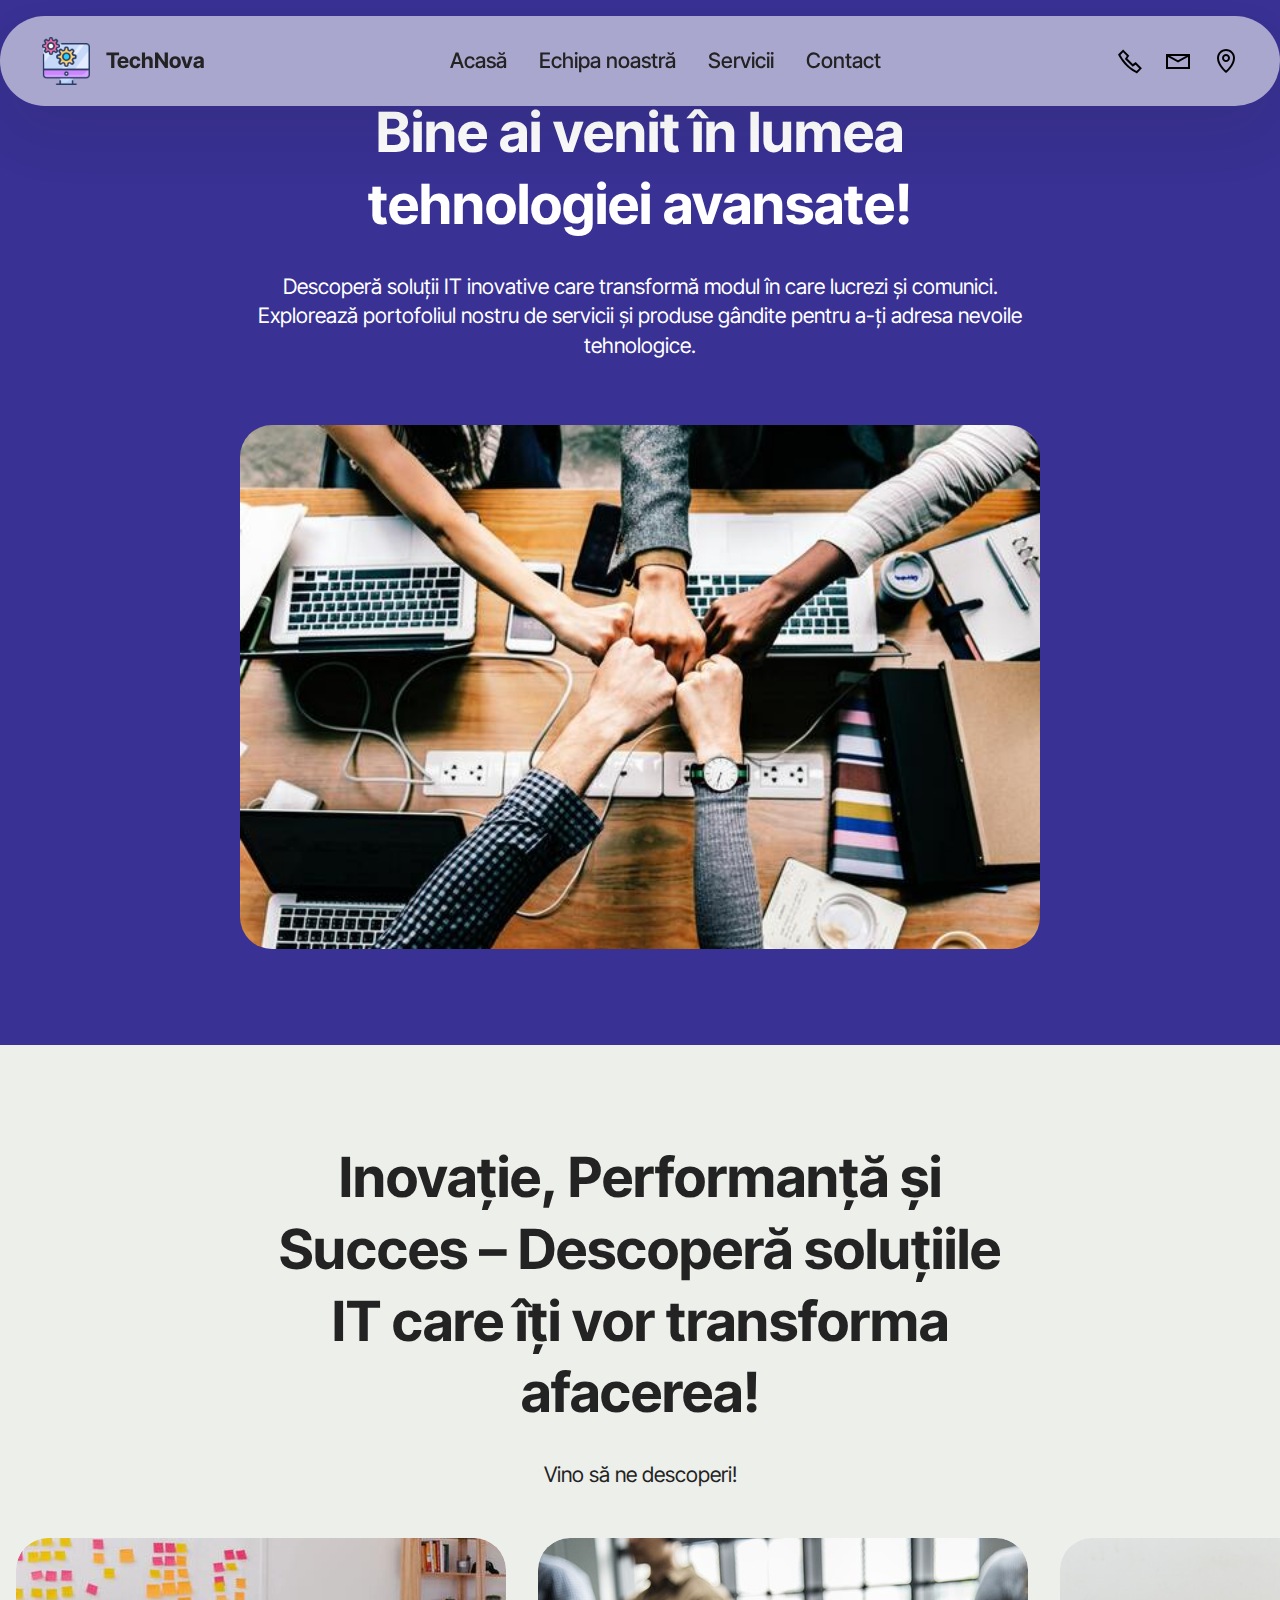
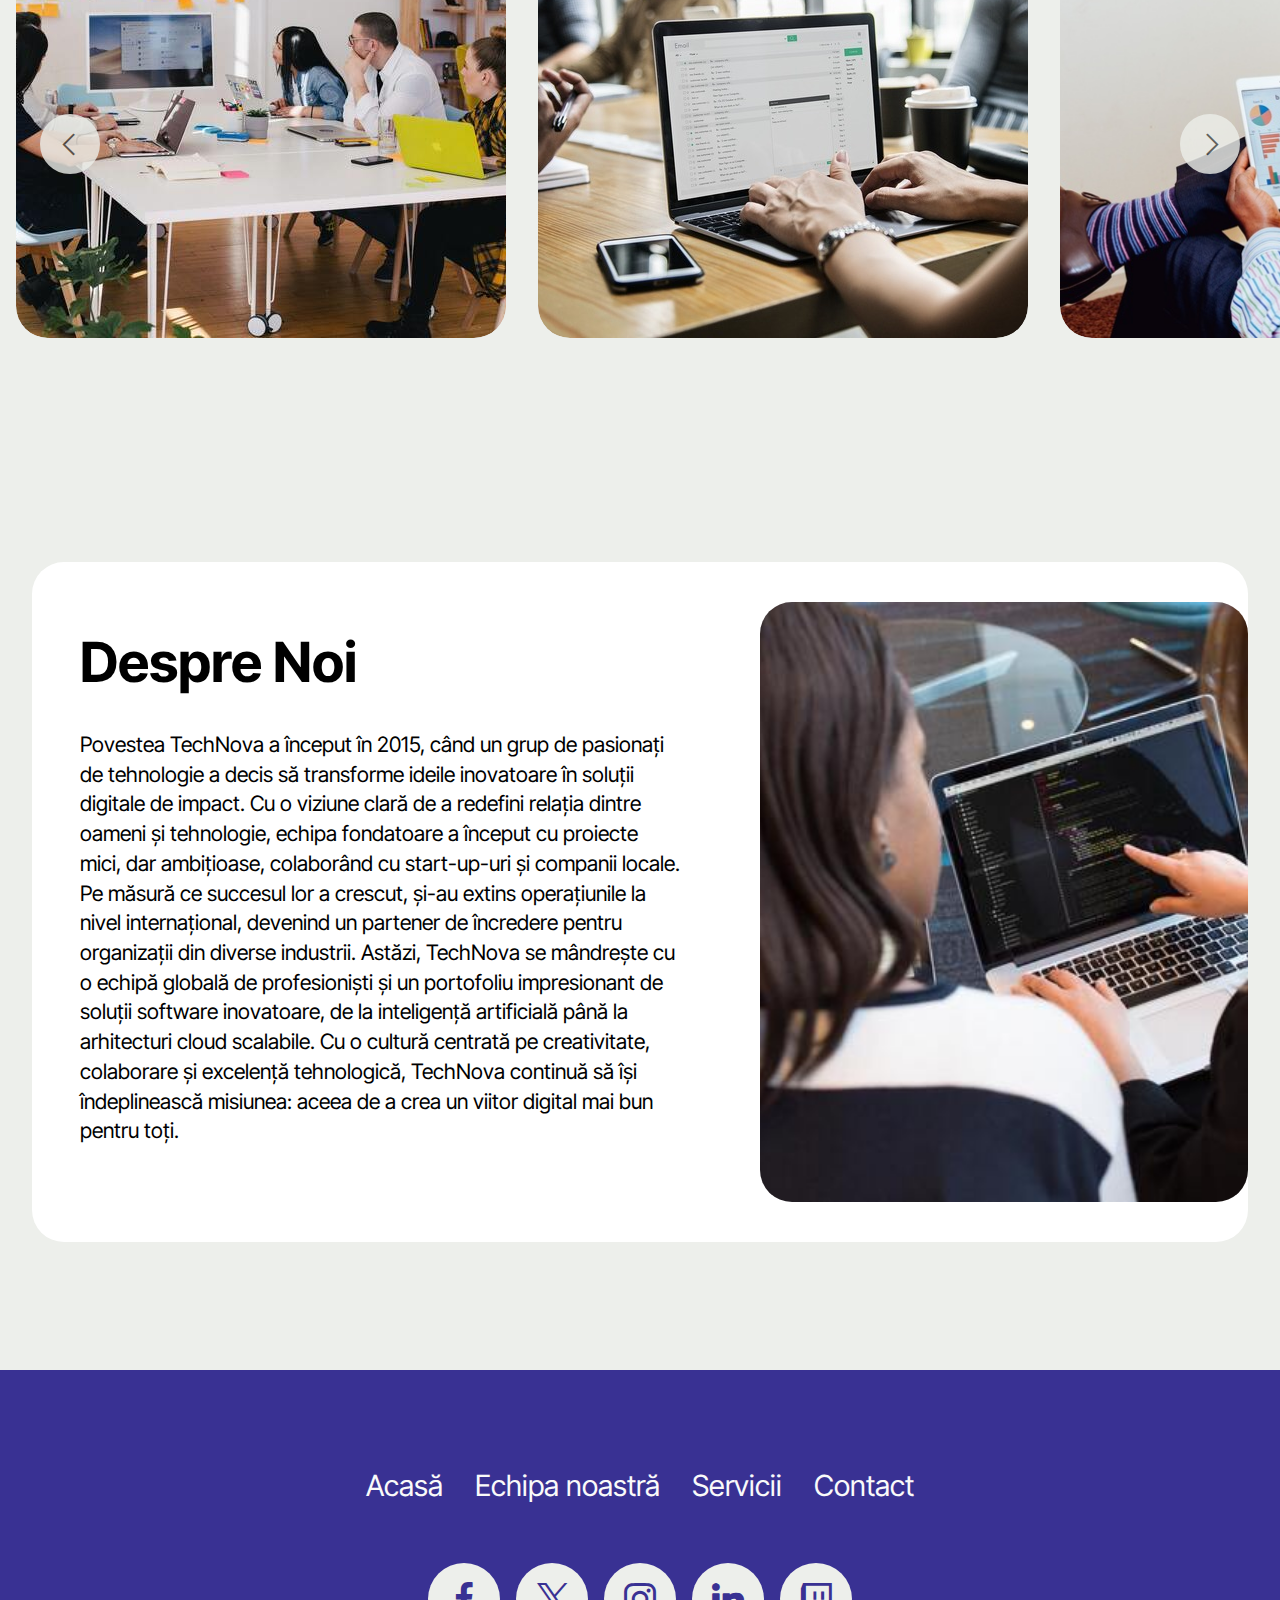
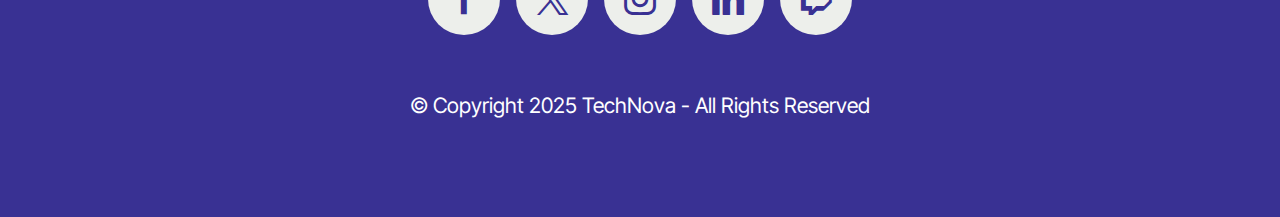
<file: Mobirise/index.html>
<!DOCTYPE html>
<html lang="ro">

<head>

    <meta charset="UTF-8">
    <meta name="author" content="Ana Ilinca Moldovan">
    <meta name="keywords" content="IT, TechNova, companie">
    <meta http-equiv="X-UA-Compatible" content="IE=edge">
    <meta name="generator" content="Mobirise v5.9.25, mobirise.com">
    <meta name="viewport" content="width=device-width, initial-scale=1, minimum-scale=1">
    <link rel="preconnect" href="https://fonts.googleapis.com">
<link rel="preconnect" href="https://fonts.gstatic.com" crossorigin>
<link href="https://fonts.googleapis.com/css2?family=Montserrat:ital,wght@0,100..900;1,100..900&display=swap" rel="stylesheet">

    <link rel="shortcut icon" href="assets/images/logo-technova-copie.png" type="image/x-icon">
    <meta name="description"
        content="La TechNova, transformăm ideile în soluții tehnologice inovatoare care accelerează succesul afacerii tale. Suntem specializați în dezvoltare software, soluții cloud și inteligență artificială, oferind servicii personalizate pentru a răspunde nevoilor unice ale fiecărui client. Cu o echipă de experți pasionați și tehnologie de ultimă generație, redefinim standardele în IT și creăm viitorul digital al afacerilor.">


    <title>Acasă</title>
    <link rel="stylesheet" href="assets/web/assets/mobirise-icons2/mobirise2.css">
    <link rel="stylesheet" href="assets/bootstrap/css/bootstrap.min.css">
    <link rel="stylesheet" href="assets/bootstrap/css/bootstrap-grid.min.css">
    <link rel="stylesheet" href="assets/bootstrap/css/bootstrap-reboot.min.css">
    <link rel="stylesheet" href="assets/dropdown/css/style.css">
    <link rel="stylesheet" href="assets/socicon/css/styles.css">
    <link rel="stylesheet" href="assets/theme/css/style.css">
    <link rel="preload"
        href="https://fonts.googleapis.com/css?family=Inter+Tight:100,200,300,400,500,600,700,800,900,100i,200i,300i,400i,500i,600i,700i,800i,900i&display=swap"
        as="style" onload="this.onload=null;this.rel='stylesheet'">
    <noscript>
        <link rel="stylesheet"
            href="https://fonts.googleapis.com/css?family=Inter+Tight:100,200,300,400,500,600,700,800,900,100i,200i,300i,400i,500i,600i,700i,800i,900i&display=swap">
    </noscript>
    <link rel="preload" as="style" href="assets/mobirise/css/mbr-additional.css?v=veV0I1">
    <link rel="stylesheet" href="assets/mobirise/css/mbr-additional.css?v=veV0I1" type="text/css">




</head>

<body>

    <section data-bs-version="5.1" class="menu menu2 cid-uAaPQ146cX" id="menu02-5">


        <nav class="navbar navbar-dropdown navbar-fixed-top navbar-expand-lg">
            <div class="container">
                <div class="navbar-brand">
                    <span class="navbar-logo">
                        <a href="index.html">
                            <img src="assets/images/logo-technova-copie.png" alt="logo TechNova" style="height: 3rem;">
                        </a>
                    </span>
                    <span class="navbar-caption-wrap"><a class="navbar-caption text-black text-primary display-4"
                            href="index.html">TechNova</a></span>
                </div>
                <button class="navbar-toggler" type="button" data-toggle="collapse" data-bs-toggle="collapse"
                    data-target="#navbarSupportedContent" data-bs-target="#navbarSupportedContent" aria-expanded="false"
                    aria-label="Toggle navigation">
                    <span class="hamburger">
                        <span></span>
                        <span></span>
                        <span></span>
                        <span></span>
                    </span>
                </button>
                <div class="collapse navbar-collapse" id="navbarSupportedContent">
                    <ul class="navbar-nav nav-dropdown nav-right" data-app-modern-menu="true">
                        <li class="nav-item">
                            <a class="nav-link link text-black text-primary display-4" href="index.html">Acasă</a>
                        </li>
                        <li class="nav-item">
                            <a class="nav-link link text-black text-primary display-4" href="echipa.html">Echipa
                                noastră</a>
                        </li>
                        <li class="nav-item"><a class="nav-link link text-black text-primary display-4"
                                href="servicii.html">Servicii</a></li>
                        <li class="nav-item"><a class="nav-link link text-black text-primary display-4"
                                href="contact.html">Contact</a></li>
                    </ul>
                    <div class="icons-menu">
                        <a class="iconfont-wrapper" href="contact.html">
                            <span class="p-2 mbr-iconfont mobi-mbri-phone mobi-mbri"></span>
                        </a>
                        <a class="iconfont-wrapper" href="contact.html">
                            <span class="p-2 mbr-iconfont mobi-mbri-letter mobi-mbri"></span>
                        </a>
                        <a class="iconfont-wrapper" href="https://mobiri.se">
                            <span class="p-2 mbr-iconfont mobi-mbri-map-pin mobi-mbri"></span>
                        </a>

                    </div>

                </div>
            </div>
        </nav>
    </section>

    <section data-bs-version="5.1" class="header13 cid-uAaTBqRgUu" id="header13-d">





        <div class="align-center container">
            <div class="row justify-content-center">
                <div class="col-md-12 mb-5 content-head">
                    <h1 class="mbr-section-title mbr-fonts-style display-2"><strong>Bine ai venit în lumea tehnologiei
                            avansate!</strong></h1>
                    <p class="mbr-text mbr-fonts-style mt-4 display-7">Descoperă soluții IT inovative care transformă
                        modul în care lucrezi și comunici. Explorează portofoliul nostru de servicii și produse gândite
                        pentru a-ți adresa nevoile tehnologice.</p>

                </div>
            </div>

            <div class="row justify-content-center">
                <div class="col-12 col-md-8">
                    <img src="assets/images/achievement-agreement-arms.jpg" alt="poză cu mâini împreunate în pumni"
                        title="">
                </div>
            </div>
        </div>
    </section>

    <section data-bs-version="5.1" class="slider4 mbr-embla cid-uAbjPS9omm" id="slider04-p">


        <div class="container-fluid">
            <div class="row mb-5 justify-content-center">
                <div class="col-12 content-head">
                    <h3 class="mbr-section-title mbr-fonts-style align-center mb-0 display-2"><strong>Inovație,
                            Performanță și Succes – Descoperă soluțiile IT care îți vor transforma afacerea!</strong>
                    </h3>
                    <h5 class="mbr-section-subtitle mbr-fonts-style align-center mb-0 mt-4 display-7">Vino să ne
                        descoperi!</h5>
                </div>
            </div>
            <div class="row">
                <div class="col-12">
                    <div class="embla position-relative" data-skip-snaps="true" data-align="center"
                        data-contain-scroll="trimSnaps" data-loop="true" data-auto-play-interval="5"
                        data-draggable="true">
                        <div class="embla__viewport">
                            <div class="embla__container">
                                <div class="embla__slide slider-image item"
                                    style="margin-left: 1rem; margin-right: 1rem;">
                                    <div class="slide-content">
                                        <div class="item-img">
                                            <div class="item-wrapper">
                                                <img src="assets/images/team-work.jpg" alt="echipa în ședința" title="">
                                            </div>
                                        </div>
                                    </div>
                                </div>
                                <div class="embla__slide slider-image item"
                                    style="margin-left: 1rem; margin-right: 1rem;">
                                    <div class="slide-content">
                                        <div class="item-img">
                                            <div class="item-wrapper">
                                                <img src="assets/images/computer-3368242.jpg"
                                                    alt="laptop deschis pe masă" title="">
                                            </div>
                                        </div>
                                    </div>
                                </div>

                                <div class="embla__slide slider-image item"
                                    style="margin-left: 1rem; margin-right: 1rem;">
                                    <div class="slide-content">
                                        <div class="item-img">
                                            <div class="item-wrapper">
                                                <img src="assets/images/analytics.jpg"
                                                    alt="om cu tabletă deschisă pe statistici" title="">
                                            </div>
                                        </div>
                                    </div>
                                </div>
                                <div class="embla__slide slider-image item"
                                    style="margin-left: 1rem; margin-right: 1rem;">
                                    <div class="slide-content">
                                        <div class="item-img">
                                            <div class="item-wrapper">
                                                <img src="assets/images/flatlay.jpg"
                                                    alt="mai multe laptopuri pe un birou" title="">
                                            </div>
                                        </div>
                                    </div>
                                </div>


                            </div>
                        </div>
                        <button class="embla__button embla__button--prev">
                            <span class="mobi-mbri mobi-mbri-arrow-prev" aria-hidden="true"></span>
                            <span class="sr-only visually-hidden visually-hidden">Previous</span>
                        </button>
                        <button class="embla__button embla__button--next">
                            <span class="mobi-mbri mobi-mbri-arrow-next" aria-hidden="true"></span>
                            <span class="sr-only visually-hidden visually-hidden">Next</span>
                        </button>
                    </div>
                </div>
            </div>
        </div>
    </section>

    <section data-bs-version="5.1" class="start article05 cid-uAaVhcADqk" id="article05-e">





        <div class="container">
            <div class="row justify-content-center align-items-center">
                <div class="col-12">
                    <div class="card-wrapper">
                        <div class="row">
                            <div class="col-12 col-md-12 col-lg-5 image-wrapper">
                                <img class="w-100" src="assets/images/code6.jpg" alt="laptop deschis pe un cod">
                            </div>
                            <div class="col-12 col-lg col-md-12">
                                <div class="text-wrapper align-left">
                                    <h1 class="mbr-section-title mbr-fonts-style mb-4 display-2"><strong>Despre
                                            Noi</strong></h1>
                                    <p class="mbr-text mbr-fonts-style mb-4 display-7">Povestea TechNova a început în
                                        2015, când un grup de pasionați de tehnologie a decis să transforme ideile
                                        inovatoare în soluții digitale de impact. Cu o viziune clară de a redefini
                                        relația dintre oameni și tehnologie, echipa fondatoare a început cu proiecte
                                        mici, dar ambițioase, colaborând cu start-up-uri și companii locale. Pe măsură
                                        ce succesul lor a crescut, și-au extins operațiunile la nivel internațional,
                                        devenind un partener de încredere pentru organizații din diverse industrii.
                                        Astăzi, TechNova se mândrește cu o echipă globală de profesioniști și un
                                        portofoliu impresionant de soluții software inovatoare, de la inteligență
                                        artificială până la arhitecturi cloud scalabile. Cu o cultură centrată pe
                                        creativitate, colaborare și excelență tehnologică, TechNova continuă să își
                                        îndeplinească misiunea: aceea de a crea un viitor digital mai bun pentru
                                        toți.<br>
                                    </p>

                                </div>
                            </div>
                        </div>
                    </div>
                </div>
            </div>
        </div>
    </section>

    <section data-bs-version="5.1" class="footer3 cid-uAaVKymPGC" id="footer03-f">





        <div class="container">
            <div class="row">
                <div class="row-links">
                    <ul class="header-menu">




                        <li class="header-menu-item mbr-fonts-style display-5"><a href="index.html"
                                class="text-white text-primary">Acasă</a></li>
                        <li class="header-menu-item mbr-fonts-style display-5"><a href="echipa.html"
                                class="text-white text-primary">Echipa noastră</a></li>
                        <li class="header-menu-item mbr-fonts-style display-5"><a href="servicii.html"
                                class="text-white">Servicii</a></li>
                        <li class="header-menu-item mbr-fonts-style display-5"><a href="contact.html"
                                class="text-white">Contact</a></li>
                    </ul>
                </div>

                <div class="col-12 mt-4">
                    <div class="social-row">
                        <div class="soc-item">
                            <a href="https://www.facebook.com/" target="_blank">
                                <span class="mbr-iconfont display-7 socicon-facebook socicon"></span>
                            </a>
                        </div>
                        <div class="soc-item">
                            <a href="https://mobiri.se/" target="_blank">
                                <span class="mbr-iconfont socicon-twitter socicon"></span>
                            </a>
                        </div>
                        <div class="soc-item">
                            <a href="https://www.instagram.com/" target="_blank">
                                <span class="mbr-iconfont socicon-instagram socicon"></span>
                            </a>
                        </div>
                        <div class="soc-item">
                            <a href="https://www.linkedin.com/" target="_blank">
                                <span class="mbr-iconfont socicon-linkedin socicon"></span>
                            </a>
                        </div>
                        <div class="soc-item">
                            <a href="https://www.twitch.tv/" target="_blank">
                                <span class="mbr-iconfont socicon-twitch socicon"></span>
                            </a>
                        </div>
                    </div>
                </div>
                <div class="col-12 mt-5">
                    <p class="mbr-fonts-style copyright display-7">
                        © Copyright 2025 TechNova - All Rights Reserved
                    </p>
                </div>
            </div>
        </div>
    </section>
</body>

</html>
</file>
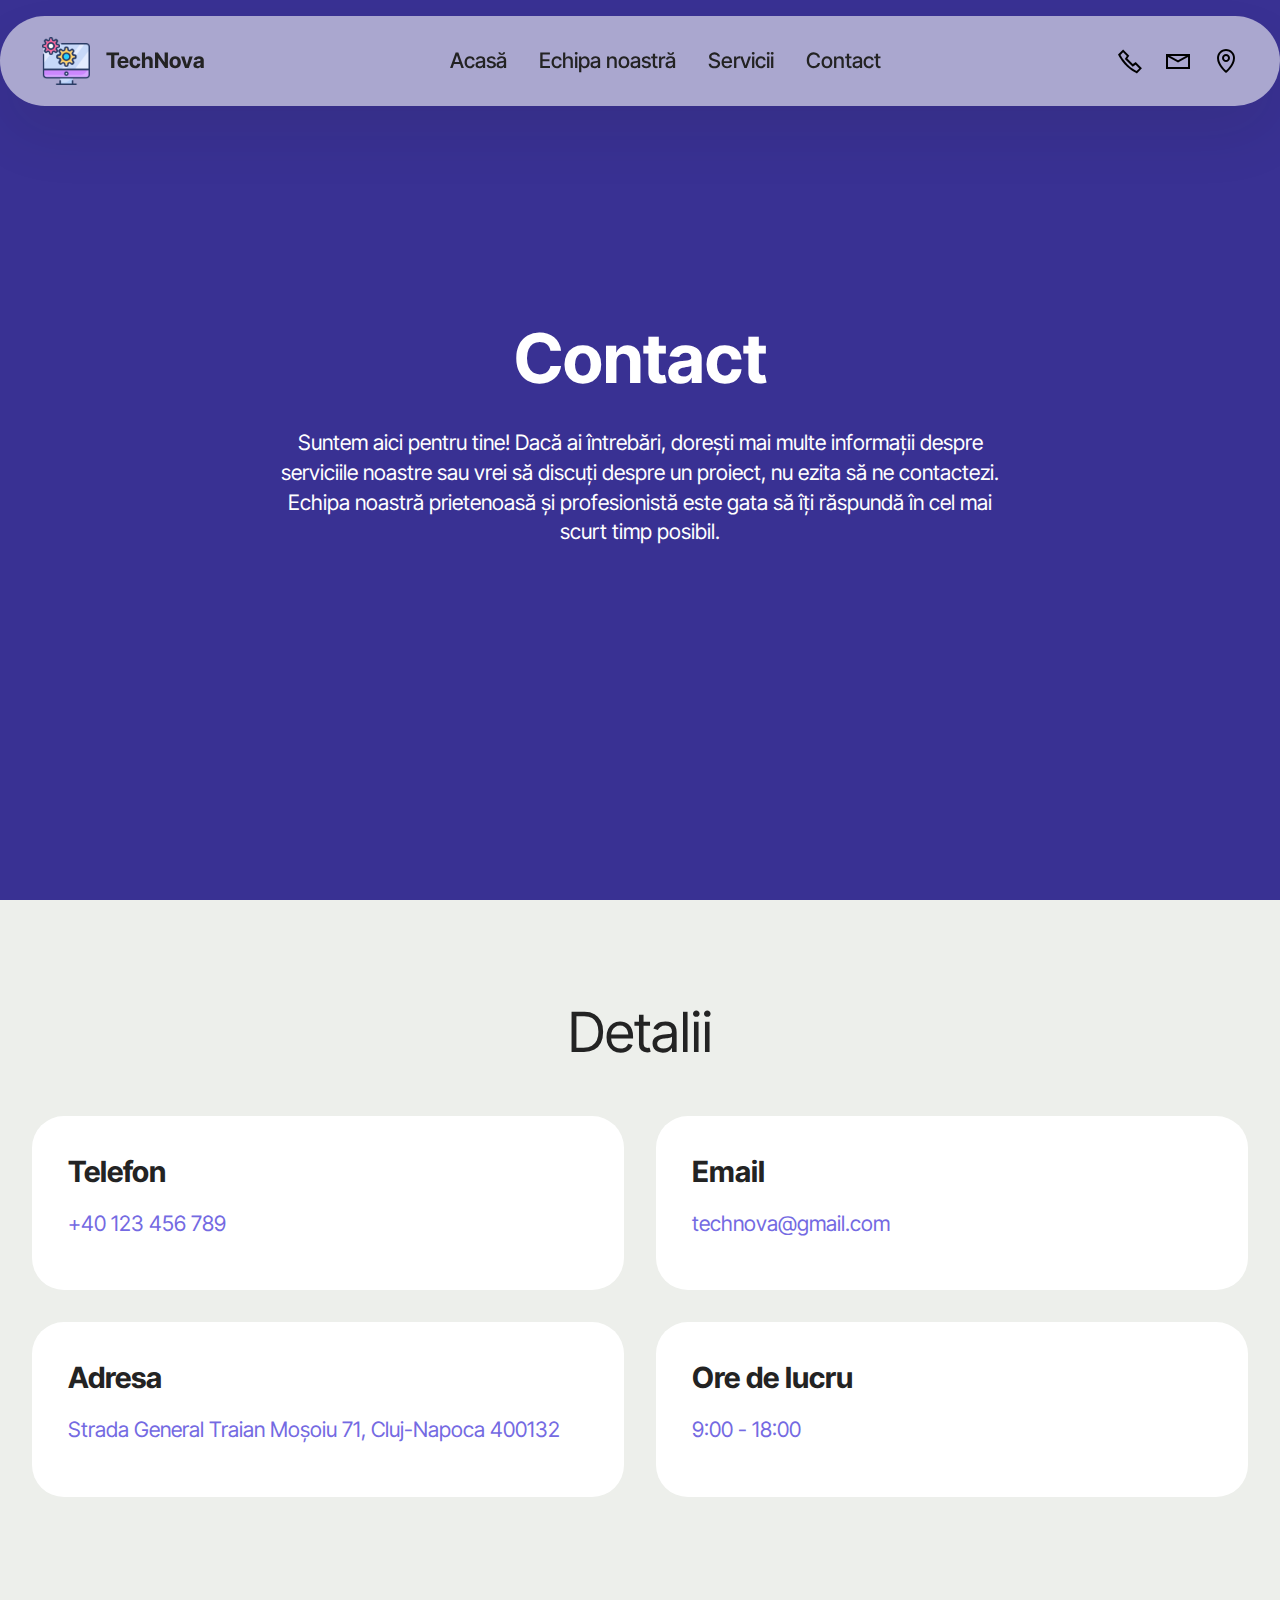
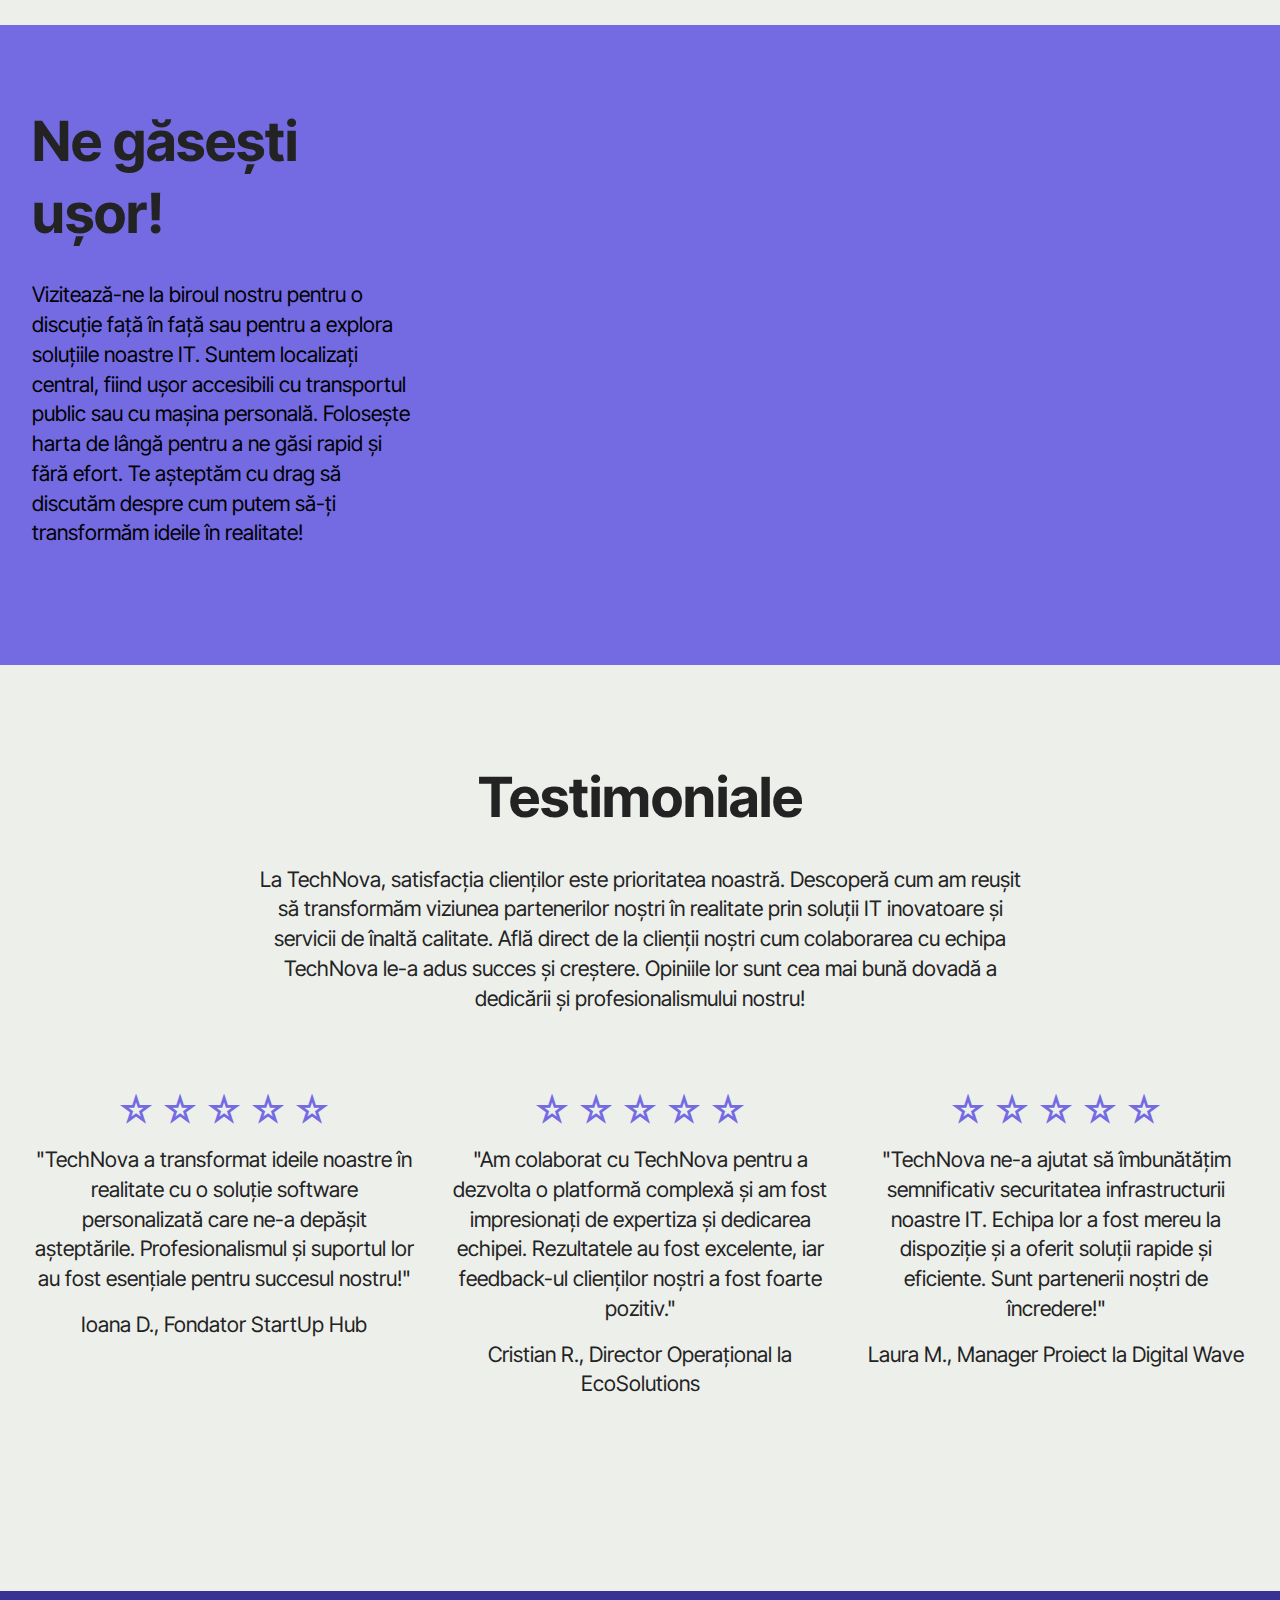
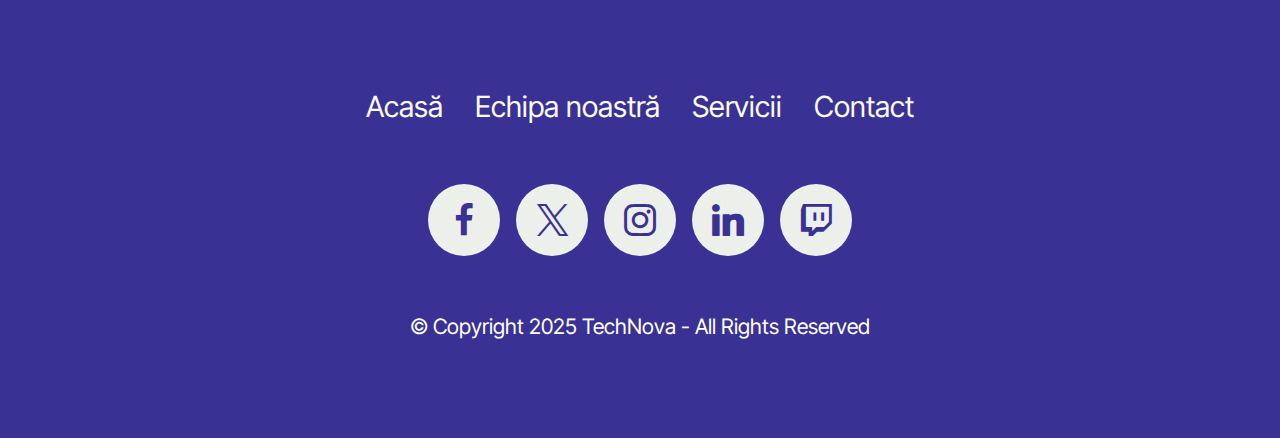
<file: Mobirise/contact.html>
<!DOCTYPE html>
<html lang="ro">

<head>

    <meta charset="UTF-8">
    <meta name="author" content="Ana Ilinca Moldovan">
    <meta name="keywords" content="IT, TechNova, companie">
    <meta http-equiv="X-UA-Compatible" content="IE=edge">
    <meta name="generator" content="Mobirise v5.9.25, mobirise.com">
    <meta name="viewport" content="width=device-width, initial-scale=1, minimum-scale=1">
    <link rel="shortcut icon" href="assets/images/logo-technova-copie.png" type="image/x-icon">
    <meta name="description" content="La TechNova, suntem mereu la un click distanță! Fie că ai o întrebare, dorești să colaborezi cu noi sau cauți o soluție tehnologică personalizată, pagina noastră de contact îți oferă toate detaliile necesare pentru a lua legătura cu echipa noastră. Completează formularul de contact, trimite-ne un e-mail sau sună-ne direct – suntem pregătiți să te ajutăm să-ți transformi ideile în realitate. Hai să construim împreună viitorul digital!">


    <title>Contact</title>
    <link rel="stylesheet" href="assets/web/assets/mobirise-icons2/mobirise2.css">
    <link rel="stylesheet" href="assets/bootstrap/css/bootstrap.min.css">
    <link rel="stylesheet" href="assets/bootstrap/css/bootstrap-grid.min.css">
    <link rel="stylesheet" href="assets/bootstrap/css/bootstrap-reboot.min.css">
    <link rel="stylesheet" href="assets/dropdown/css/style.css">
    <link rel="stylesheet" href="assets/socicon/css/styles.css">
    <link rel="stylesheet" href="assets/theme/css/style.css">
    <link rel="preload"
        href="https://fonts.googleapis.com/css?family=Inter+Tight:100,200,300,400,500,600,700,800,900,100i,200i,300i,400i,500i,600i,700i,800i,900i&display=swap"
        as="style" onload="this.onload=null;this.rel='stylesheet'">
    <noscript>
        <link rel="stylesheet"
            href="https://fonts.googleapis.com/css?family=Inter+Tight:100,200,300,400,500,600,700,800,900,100i,200i,300i,400i,500i,600i,700i,800i,900i&display=swap">
    </noscript>
    <link rel="preload" as="style" href="assets/mobirise/css/mbr-additional.css?v=By1GR6">
    <link rel="stylesheet" href="assets/mobirise/css/mbr-additional.css?v=By1GR6" type="text/css">




</head>

<body>

    <section data-bs-version="5.1" class="menu menu2 cid-uAaPQ146cX" id="menu02-5">


        <nav class="navbar navbar-dropdown navbar-fixed-top navbar-expand-lg">
            <div class="container">
                <div class="navbar-brand">
                    <span class="navbar-logo">
                        <a href="index.html">
                            <img src="assets/images/logo-technova-copie.png" alt="logo TechNova" style="height: 3rem;">
                        </a>
                    </span>
                    <span class="navbar-caption-wrap"><a class="navbar-caption text-black text-primary display-4"
                            href="index.html">TechNova</a></span>
                </div>
                <button class="navbar-toggler" type="button" data-toggle="collapse" data-bs-toggle="collapse"
                    data-target="#navbarSupportedContent" data-bs-target="#navbarSupportedContent" aria-expanded="false"
                    aria-label="Toggle navigation">
                    <span class="hamburger">
                        <span></span>
                        <span></span>
                        <span></span>
                        <span></span>
                    </span>
                </button>
                <div class="collapse navbar-collapse" id="navbarSupportedContent">
                    <ul class="navbar-nav nav-dropdown nav-right" data-app-modern-menu="true">
                        <li class="nav-item">
                            <a class="nav-link link text-black text-primary display-4" href="index.html">Acasă</a>
                        </li>
                        <li class="nav-item">
                            <a class="nav-link link text-black text-primary display-4" href="echipa.html">Echipa
                                noastră</a>
                        </li>
                        <li class="nav-item"><a class="nav-link link text-black text-primary display-4"
                                href="servicii.html">Servicii</a></li>
                        <li class="nav-item"><a class="nav-link link text-black text-primary display-4"
                                href="contact.html">Contact</a></li>
                    </ul>
                    <div class="icons-menu">
                        <a class="iconfont-wrapper" href="contact.html">
                            <span class="p-2 mbr-iconfont mobi-mbri-phone mobi-mbri"></span>
                        </a>
                        <a class="iconfont-wrapper" href="contact.html">
                            <span class="p-2 mbr-iconfont mobi-mbri-letter mobi-mbri"></span>
                        </a>
                        <a class="iconfont-wrapper" href="https://mobiri.se">
                            <span class="p-2 mbr-iconfont mobi-mbri-map-pin mobi-mbri"></span>
                        </a>

                    </div>

                </div>
            </div>
        </nav>
    </section>

    <section data-bs-version="5.1" class="header19 cid-uAbaeey4sg mbr-fullscreen" id="header19-l">




        <div class="container">
            <div class="row">
                <div class="content-wrap col-12 col-md-8">
                    <h1 class="mbr-section-title mbr-fonts-style mb-4 display-1"><strong>Contact</strong></h1>
                    <p class="mbr-fonts-style mbr-text mb-4 display-7">Suntem aici pentru tine! Dacă ai întrebări,
                        dorești mai multe informații despre serviciile noastre sau vrei să discuți despre un proiect, nu
                        ezita să ne contactezi. Echipa noastră prietenoasă și profesionistă este gata să îți răspundă în
                        cel mai scurt timp posibil.</p>

                    <p class="mbr-fonts-style mbr-description mt-4 display-7"></p>
                </div>
            </div>
        </div>
    </section>

    <section data-bs-version="5.1" class="contacts01 cid-uAbiUXXBjH" id="contacts01-o">




        <div class="container">
            <div class="row justify-content-center">
                <div class="col-12 content-head">
                    <div class="mbr-section-head mb-5">
                        <h3 class="mbr-section-title mbr-fonts-style align-center mb-0 display-2">Detalii</h3>

                    </div>
                </div>
            </div>
            <div class="row">
                <div class="item features-without-image col-12 col-md-6 active">
                    <div class="item-wrapper">
                        <div class="text-wrapper">
                            <h6 class="card-title mbr-fonts-style mb-3 display-5"><strong>Telefon</strong></h6>
                            <p class="mbr-text mbr-fonts-style display-7">+40 123 456 789</p>
                        </div>
                    </div>
                </div>
                <div class="item features-without-image col-12 col-md-6">
                    <div class="item-wrapper">
                        <div class="text-wrapper">
                            <h6 class="card-title mbr-fonts-style mb-3 display-5">
                                <strong>Email</strong>
                            </h6>
                            <p class="mbr-text mbr-fonts-style display-7">technova@gmail.com</p>
                        </div>
                    </div>
                </div>
                <div class="item features-without-image col-12 col-md-6">
                    <div class="item-wrapper">
                        <div class="text-wrapper">
                            <h6 class="card-title mbr-fonts-style mb-3 display-5">
                                <strong>Adresa</strong>
                            </h6>
                            <p class="mbr-text mbr-fonts-style display-7">Strada General Traian Moșoiu 71, Cluj-Napoca
                                400132</p>
                        </div>
                    </div>
                </div>
                <div class="item features-without-image col-12 col-md-6">
                    <div class="item-wrapper">
                        <div class="text-wrapper">
                            <h6 class="card-title mbr-fonts-style mb-3 display-5"><strong>Ore de lucru</strong></h6>
                            <p class="mbr-text mbr-fonts-style display-7">
                                9:00 - 18:00
                            </p>
                        </div>
                    </div>
                </div>
            </div>
        </div>
    </section>

    <section data-bs-version="5.1" class="contacts03 cid-uAbajj2Aav" id="contacts03-m">



        <div class="container">
            <div class="row justify-content-center">
                <div class="col-lg-4">
                    <div class="col-12 col-md-12">
                        <h5 class="mbr-section-title mbr-fonts-style mt-0 mb-4 display-2"><strong>Ne găsești
                                ușor!</strong></h5>
                        <h6 class="mbr-section-subtitle mbr-fonts-style mt-0 mb-4 display-7">Vizitează-ne la biroul
                            nostru pentru o discuție față în față sau pentru a explora soluțiile noastre IT. Suntem
                            localizați central, fiind ușor accesibili cu transportul public sau cu mașina personală.
                            Folosește harta de lângă pentru a ne găsi rapid și fără efort. Te așteptăm cu drag să
                            discutăm despre cum putem să-ți transformăm ideile în realitate!</h6>

                    </div>
                </div>
                <div class="col-lg-8 side-features">
                    <div class="google-map"><iframe style="border:0"
                            src="https://www.google.com/maps/embed?pb=!1m18!1m12!1m3!1d10133.569070583133!2d23.597049365413895!3d46.7718375380039!2m3!1f0!2f0!3f0!3m2!1i1024!2i768!4f13.1!3m3!1m2!1s0x47490c2321652047%3A0x26c7a15ac3b3be71!2sFacultatea%20de%20%C8%98tiin%C8%9Be%20Politice%2C%20Administrative%20%C8%99i%20ale%20Comunic%C4%83rii!5e1!3m2!1sro!2sro!4v1737153425493!5m2!1sro!2sro"
                            allowfullscreen=""></iframe></div>
                </div>
            </div>
        </div>
    </section>

    <section data-bs-version="5.1" class="people02 cid-uAbeEOYKVi" id="people02-n">




        <div class="container">
            <div class="row mb-5 justify-content-center">
                <div class="col-12 content-head">
                    <h3 class="mbr-section-title mbr-fonts-style align-center mb-4 display-2">
                        <strong>Testimoniale</strong>
                    </h3>
                    <h5 class="mbr-section-subtitle mbr-fonts-style align-center mb-4 display-7">La TechNova,
                        satisfacția clienților este prioritatea noastră. Descoperă cum am reușit să transformăm viziunea
                        partenerilor noștri în realitate prin soluții IT inovatoare și servicii de înaltă calitate. Află
                        direct de la clienții noștri cum colaborarea cu echipa TechNova le-a adus succes și creștere.
                        Opiniile lor sunt cea mai bună dovadă a dedicării și profesionalismului nostru!</h5>
                </div>
            </div>
            <div class="row">
                <div class="item features-without-image col-12 col-md-6 col-lg-4 mb-5">
                    <div class="item-wrapper">
                        <div class="card-box align-center">
                            <div class="iconfont-wrapper mb-3">
                                <span class="mbr-iconfont mobi-mbri-star mobi-mbri"></span>
                                <span class="mbr-iconfont mobi-mbri-star mobi-mbri"></span>
                                <span class="mbr-iconfont mobi-mbri-star mobi-mbri"></span>
                                <span class="mbr-iconfont mobi-mbri-star mobi-mbri"></span>
                                <span class="mbr-iconfont mobi-mbri-star mobi-mbri"></span>
                            </div>
                            <h5 class="card-title mbr-fonts-style mb-3 display-7">"TechNova a transformat ideile noastre
                                în realitate cu o soluție software personalizată care ne-a depășit așteptările.
                                Profesionalismul și suportul lor au fost esențiale pentru succesul nostru!"</h5>
                            <p class="card-text mbr-fonts-style mb-0 display-7">Ioana D., Fondator StartUp Hub</p>
                        </div>
                    </div>
                </div>
                <div class="item features-without-image col-12 col-md-6 col-lg-4 mb-5">
                    <div class="item-wrapper">
                        <div class="card-box align-center">
                            <div class="iconfont-wrapper mb-3">
                                <span class="mbr-iconfont mobi-mbri-star mobi-mbri"></span>
                                <span class="mbr-iconfont mobi-mbri-star mobi-mbri"></span>
                                <span class="mbr-iconfont mobi-mbri-star mobi-mbri"></span>
                                <span class="mbr-iconfont mobi-mbri-star mobi-mbri"></span>
                                <span class="mbr-iconfont mobi-mbri-star mobi-mbri"></span>
                            </div>
                            <h5 class="card-title mbr-fonts-style mb-3 display-7">"Am colaborat cu TechNova pentru a
                                dezvolta o platformă complexă și am fost impresionați de expertiza și dedicarea echipei.
                                Rezultatele au fost excelente, iar feedback-ul clienților noștri a fost foarte pozitiv."
                            </h5>
                            <p class="card-text mbr-fonts-style mb-0 display-7">Cristian R., Director Operațional la
                                EcoSolutions</p>
                        </div>
                    </div>
                </div>
                <div class="item features-without-image col-12 col-md-6 col-lg-4 mb-5">
                    <div class="item-wrapper">
                        <div class="card-box align-center">
                            <div class="iconfont-wrapper mb-3">
                                <span class="mbr-iconfont mobi-mbri-star mobi-mbri"></span>
                                <span class="mbr-iconfont mobi-mbri-star mobi-mbri"></span>
                                <span class="mbr-iconfont mobi-mbri-star mobi-mbri"></span>
                                <span class="mbr-iconfont mobi-mbri-star mobi-mbri"></span>
                                <span class="mbr-iconfont mobi-mbri-star mobi-mbri"></span>
                            </div>
                            <h5 class="card-title mbr-fonts-style mb-3 display-7">"TechNova ne-a ajutat să îmbunătățim
                                semnificativ securitatea infrastructurii noastre IT. Echipa lor a fost mereu la
                                dispoziție și a oferit soluții rapide și eficiente. Sunt partenerii noștri de
                                încredere!"</h5>
                            <p class="card-text mbr-fonts-style mb-0 display-7">Laura M., Manager Proiect la Digital
                                Wave</p>
                        </div>
                    </div>
                </div>
            </div>
            <div class="row mt-0 mt-md-5">

            </div>
        </div>
    </section>

    <section data-bs-version="5.1" class="footer3 cid-uAaVKymPGC" id="footer03-f">





        <div class="container">
            <div class="row">
                <div class="row-links">
                    <ul class="header-menu">




                        <li class="header-menu-item mbr-fonts-style display-5"><a href="index.html"
                                class="text-white text-primary">Acasă</a></li>
                        <li class="header-menu-item mbr-fonts-style display-5"><a href="echipa.html"
                                class="text-white text-primary">Echipa noastră</a></li>
                        <li class="header-menu-item mbr-fonts-style display-5"><a href="servicii.html"
                                class="text-white">Servicii</a></li>
                        <li class="header-menu-item mbr-fonts-style display-5"><a href="contact.html"
                                class="text-white">Contact</a></li>
                    </ul>
                </div>

                <div class="col-12 mt-4">
                    <div class="social-row">
                        <div class="soc-item">
                            <a href="https://www.facebook.com/" target="_blank">
                                <span class="mbr-iconfont display-7 socicon-facebook socicon"></span>
                            </a>
                        </div>
                        <div class="soc-item">
                            <a href="https://mobiri.se/" target="_blank">
                                <span class="mbr-iconfont socicon-twitter socicon"></span>
                            </a>
                        </div>
                        <div class="soc-item">
                            <a href="https://www.instagram.com/" target="_blank">
                                <span class="mbr-iconfont socicon-instagram socicon"></span>
                            </a>
                        </div>
                        <div class="soc-item">
                            <a href="https://www.linkedin.com/" target="_blank">
                                <span class="mbr-iconfont socicon-linkedin socicon"></span>
                            </a>
                        </div>
                        <div class="soc-item">
                            <a href="https://www.twitch.tv/" target="_blank">
                                <span class="mbr-iconfont socicon-twitch socicon"></span>
                            </a>
                        </div>
                    </div>
                </div>
                <div class="col-12 mt-5">
                    <p class="mbr-fonts-style copyright display-7">
                        © Copyright 2025 TechNova - All Rights Reserved
                    </p>
                </div>
            </div>
        </div>
    </section>
</body>

</html>
</file>
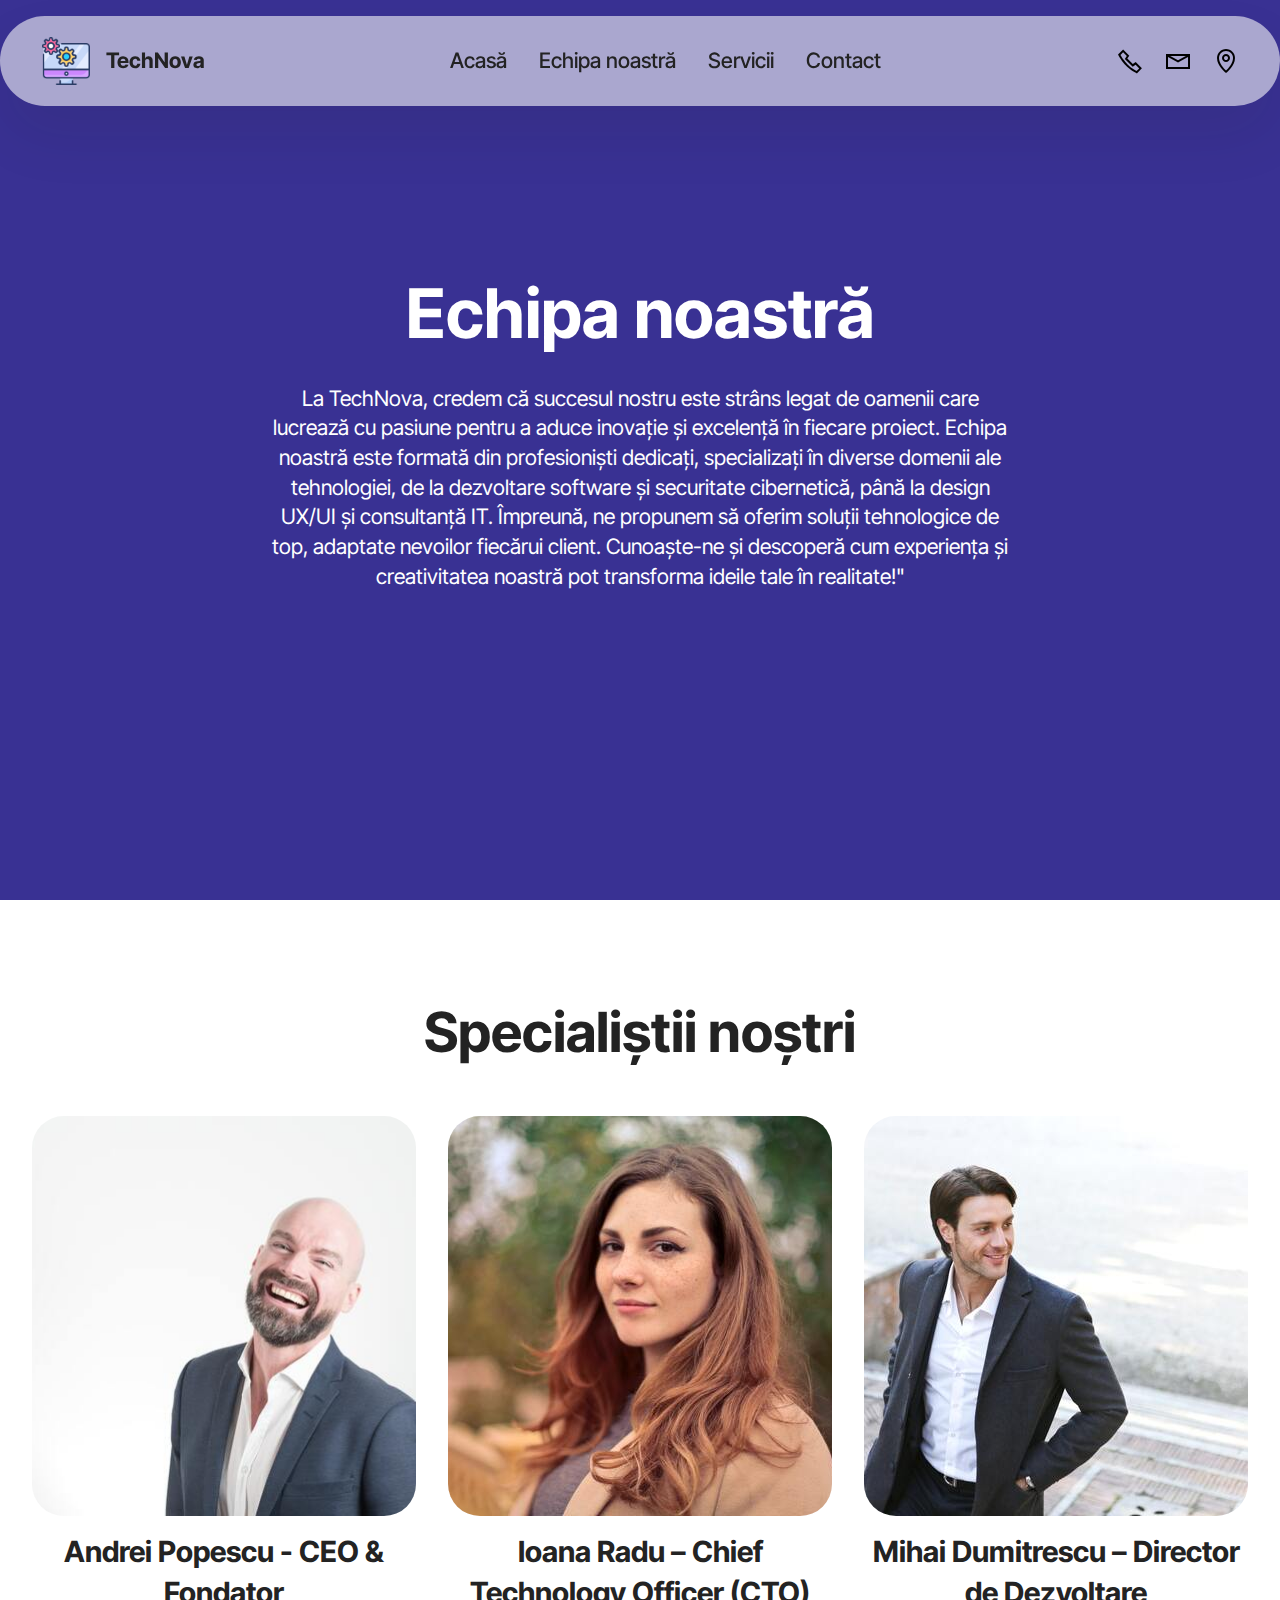
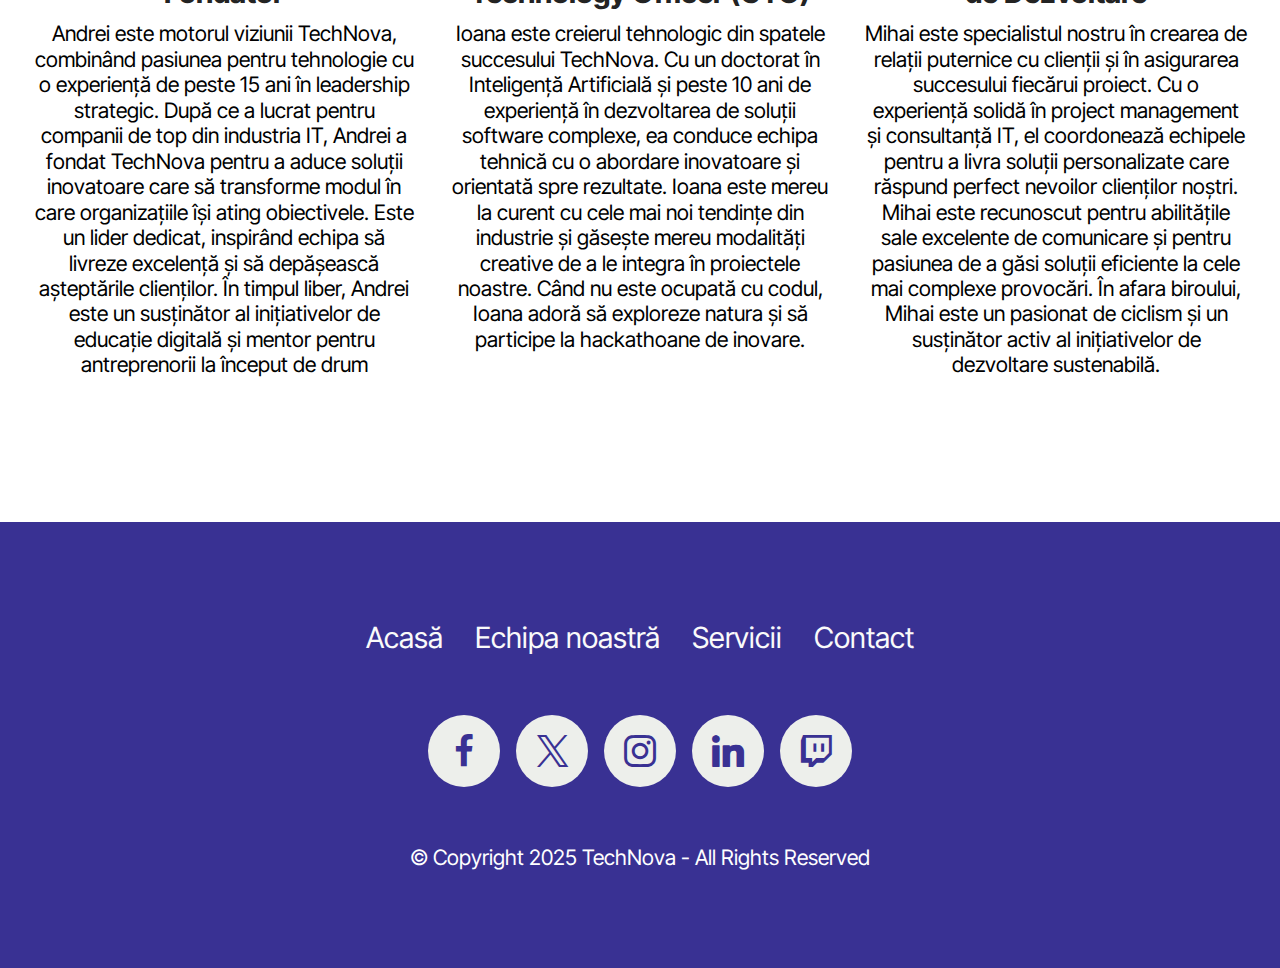
<file: Mobirise/echipa.html>
<!DOCTYPE html>
<html lang="ro">

<head>
	<meta charset="UTF-8">
	<meta name="author" content="Ana Ilinca Moldovan">
	<meta name="keywords" content="IT, TechNova, companie">
	<meta http-equiv="X-UA-Compatible" content="IE=edge">
	<meta name="generator" content="Mobirise v5.9.25, mobirise.com">
	<meta name="viewport" content="width=device-width, initial-scale=1, minimum-scale=1">
	<link rel="preconnect" href="https://fonts.googleapis.com">
<link rel="preconnect" href="https://fonts.gstatic.com" crossorigin>
<link href="https://fonts.googleapis.com/css2?family=Montserrat:ital,wght@0,100..900;1,100..900&display=swap" rel="stylesheet">
	<link rel="shortcut icon" href="assets/images/logo-technova-copie.png" type="image/x-icon">
	<meta name="description" content="La TechNova, credem că succesul nostru este rezultatul pasiunii și dedicării fiecărui membru al echipei noastre. Suntem mai mult decât o echipă de profesioniști; suntem un grup unit de oameni pasionați de tehnologie și inovare, care lucrează împreună pentru a transforma ideile în realitate.">


	<title>Echipa noastră</title>
	<link rel="stylesheet" href="assets/web/assets/mobirise-icons2/mobirise2.css">
	<link rel="stylesheet" href="assets/bootstrap/css/bootstrap.min.css">
	<link rel="stylesheet" href="assets/bootstrap/css/bootstrap-grid.min.css">
	<link rel="stylesheet" href="assets/bootstrap/css/bootstrap-reboot.min.css">
	<link rel="stylesheet" href="assets/dropdown/css/style.css">
	<link rel="stylesheet" href="assets/socicon/css/styles.css">
	<link rel="stylesheet" href="assets/theme/css/style.css">
	<link rel="preload"
		href="https://fonts.googleapis.com/css?family=Inter+Tight:100,200,300,400,500,600,700,800,900,100i,200i,300i,400i,500i,600i,700i,800i,900i&display=swap"
		as="style" onload="this.onload=null;this.rel='stylesheet'">
	<noscript>
		<link rel="stylesheet"
			href="https://fonts.googleapis.com/css?family=Inter+Tight:100,200,300,400,500,600,700,800,900,100i,200i,300i,400i,500i,600i,700i,800i,900i&display=swap">
	</noscript>
	<link rel="preload" as="style" href="assets/mobirise/css/mbr-additional.css?v=4vdFmc">
	<link rel="stylesheet" href="assets/mobirise/css/mbr-additional.css?v=4vdFmc" type="text/css">




</head>

<body>

	<section data-bs-version="5.1" class="menu menu2 cid-uAaPQ146cX" id="menu02-5">


		<nav class="navbar navbar-dropdown navbar-fixed-top navbar-expand-lg">
			<div class="container">
				<div class="navbar-brand">
					<span class="navbar-logo">
						<a href="index.html">
							<img src="assets/images/logo-technova-copie.png" alt="logo TechNova" style="height: 3rem;">
						</a>
					</span>
					<span class="navbar-caption-wrap"><a class="navbar-caption text-black text-primary display-4"
							href="index.html">TechNova</a></span>
				</div>
				<button class="navbar-toggler" type="button" data-toggle="collapse" data-bs-toggle="collapse"
					data-target="#navbarSupportedContent" data-bs-target="#navbarSupportedContent" aria-expanded="false"
					aria-label="Toggle navigation">
					<span class="hamburger">
						<span></span>
						<span></span>
						<span></span>
						<span></span>
					</span>
				</button>
				<div class="collapse navbar-collapse" id="navbarSupportedContent">
					<ul class="navbar-nav nav-dropdown nav-right" data-app-modern-menu="true">
						<li class="nav-item">
							<a class="nav-link link text-black text-primary display-4" href="index.html">Acasă</a>
						</li>
						<li class="nav-item">
							<a class="nav-link link text-black text-primary display-4" href="echipa.html">Echipa
								noastră</a>
						</li>
						<li class="nav-item"><a class="nav-link link text-black text-primary display-4"
								href="servicii.html">Servicii</a></li>
						<li class="nav-item"><a class="nav-link link text-black text-primary display-4"
								href="contact.html">Contact</a></li>
					</ul>
					<div class="icons-menu">
						<a class="iconfont-wrapper" href="contact.html">
							<span class="p-2 mbr-iconfont mobi-mbri-phone mobi-mbri"></span>
						</a>
						<a class="iconfont-wrapper" href="contact.html">
							<span class="p-2 mbr-iconfont mobi-mbri-letter mobi-mbri"></span>
						</a>
						<a class="iconfont-wrapper" href="https://mobiri.se">
							<span class="p-2 mbr-iconfont mobi-mbri-map-pin mobi-mbri"></span>
						</a>

					</div>

				</div>
			</div>
		</nav>
	</section>

	<section data-bs-version="5.1" class="header19 cid-uAaXiTjgAQ mbr-fullscreen" id="header19-g">




		<div class="container">
			<div class="row">
				<div class="content-wrap col-12 col-md-8">
					<h1 class="mbr-section-title mbr-fonts-style mb-4 display-1"><strong>Echipa noastră</strong></h1>
					<p class="mbr-fonts-style mbr-text mb-4 display-7">La TechNova, credem că succesul nostru este
						strâns legat de oamenii care lucrează cu pasiune pentru a aduce inovație și excelență în fiecare
						proiect. Echipa noastră este formată din profesioniști dedicați, specializați în diverse domenii
						ale tehnologiei, de la dezvoltare software și securitate cibernetică, până la design UX/UI și
						consultanță IT. Împreună, ne propunem să oferim soluții tehnologice de top, adaptate nevoilor
						fiecărui client. Cunoaște-ne și descoperă cum experiența și creativitatea noastră pot transforma
						ideile tale în realitate!"</p>

					<p class="mbr-fonts-style mbr-description mt-4 display-7"></p>
				</div>
			</div>
		</div>
	</section>

	<section data-bs-version="5.1" class="people03 cid-uAaXttMEDO" id="people03-h">


		<div class="container">
			<div class="row justify-content-center">
				<div class="col-12 content-head">
					<div class="mbr-section-head mb-5">
						<h4 class="mbr-section-title mbr-fonts-style align-center mb-0 display-2"><strong>Specialiștii
								noștri</strong></h4>

					</div>
				</div>
			</div>
			<div class="row">
				<div class="item features-image col-12 col-md-6 col-lg-4">
					<div class="item-wrapper">
						<div class="item-img mb-3">
							<img src="assets/images/m-23-copie.jpg" alt="om care rade si se uită direct in cameră"
								title="">
						</div>
						<div class="item-content align-left">
							<h5 class="item-title mbr-fonts-style display-5"><strong>Andrei Popescu - CEO &amp;
									Fondator</strong></h5>
							<h6 class="item-subtitle mbr-fonts-style mb-3 display-7">Andrei este motorul viziunii
								TechNova, combinând pasiunea pentru tehnologie cu o experiență de peste 15 ani în
								leadership strategic. După ce a lucrat pentru companii de top din industria IT, Andrei a
								fondat TechNova pentru a aduce soluții inovatoare care să transforme modul în care
								organizațiile își ating obiectivele. Este un lider dedicat, inspirând echipa să livreze
								excelență și să depășească așteptările clienților. În timpul liber, Andrei este un
								susținător al inițiativelor de educație digitală și mentor pentru antreprenorii la
								început de drum</h6>

						</div>

					</div>
				</div>
				<div class="item features-image col-12 col-md-6 col-lg-4">
					<div class="item-wrapper">
						<div class="item-img mb-3">
							<img src="assets/images/w-30-copie.jpg" alt="femeie care se uită direct în cameră" title="">
						</div>
						<div class="item-content align-left">
							<h5 class="item-title mbr-fonts-style display-5"><strong>Ioana Radu – Chief Technology
									Officer (CTO)</strong></h5>
							<h6 class="item-subtitle mbr-fonts-style mb-3 display-7">Ioana este creierul tehnologic din
								spatele succesului TechNova. Cu un doctorat în Inteligență Artificială și peste 10 ani
								de experiență în dezvoltarea de soluții software complexe, ea conduce echipa tehnică cu
								o abordare inovatoare și orientată spre rezultate. Ioana este mereu la curent cu cele
								mai noi tendințe din industrie și găsește mereu modalități creative de a le integra în
								proiectele noastre. Când nu este ocupată cu codul, Ioana adoră să exploreze natura și să
								participe la hackathoane de inovare.</h6>

						</div>

					</div>
				</div>
				<div class="item features-image col-12 col-md-6 col-lg-4">
					<div class="item-wrapper">
						<div class="item-img mb-3">
							<img src="assets/images/m-25-copie.jpg" alt="bărbat care zâmbește și se uită în dreapta"
								title="">
						</div>
						<div class="item-content align-left">
							<h5 class="item-title mbr-fonts-style display-5"><strong>Mihai Dumitrescu – Director de
									Dezvoltare</strong></h5>
							<h6 class="item-subtitle mbr-fonts-style mb-3 display-7">Mihai este specialistul nostru în
								crearea de relații puternice cu clienții și în asigurarea succesului fiecărui proiect.
								Cu o experiență solidă în project management și consultanță IT, el coordonează echipele
								pentru a livra soluții personalizate care răspund perfect nevoilor clienților noștri.
								Mihai este recunoscut pentru abilitățile sale excelente de comunicare și pentru pasiunea
								de a găsi soluții eficiente la cele mai complexe provocări. În afara biroului, Mihai
								este un pasionat de ciclism și un susținător activ al inițiativelor de dezvoltare
								sustenabilă.</h6>

						</div>

					</div>
				</div>
			</div>
		</div>
	</section>

	<section data-bs-version="5.1" class="footer3 cid-uAaVKymPGC" id="footer03-f">





		<div class="container">
			<div class="row">
				<div class="row-links">
					<ul class="header-menu">




						<li class="header-menu-item mbr-fonts-style display-5"><a href="index.html"
								class="text-white text-primary">Acasă</a></li>
						<li class="header-menu-item mbr-fonts-style display-5"><a href="echipa.html"
								class="text-white text-primary">Echipa noastră</a></li>
						<li class="header-menu-item mbr-fonts-style display-5"><a href="servicii.html"
								class="text-white">Servicii</a></li>
						<li class="header-menu-item mbr-fonts-style display-5"><a href="contact.html"
								class="text-white">Contact</a></li>
					</ul>
				</div>

				<div class="col-12 mt-4">
					<div class="social-row">
						<div class="soc-item">
							<a href="https://www.facebook.com/" target="_blank">
								<span class="mbr-iconfont display-7 socicon-facebook socicon"></span>
							</a>
						</div>
						<div class="soc-item">
							<a href="https://mobiri.se/" target="_blank">
								<span class="mbr-iconfont socicon-twitter socicon"></span>
							</a>
						</div>
						<div class="soc-item">
							<a href="https://www.instagram.com/" target="_blank">
								<span class="mbr-iconfont socicon-instagram socicon"></span>
							</a>
						</div>
						<div class="soc-item">
							<a href="https://www.linkedin.com/" target="_blank">
								<span class="mbr-iconfont socicon-linkedin socicon"></span>
							</a>
						</div>
						<div class="soc-item">
							<a href="https://www.twitch.tv/" target="_blank">
								<span class="mbr-iconfont socicon-twitch socicon"></span>
							</a>
						</div>
					</div>
				</div>
				<div class="col-12 mt-5">
					<p class="mbr-fonts-style copyright display-7">
						© Copyright 2025 TechNova - All Rights Reserved
					</p>
				</div>
			</div>
		</div>
	</section>

</body>

</html>
</file>
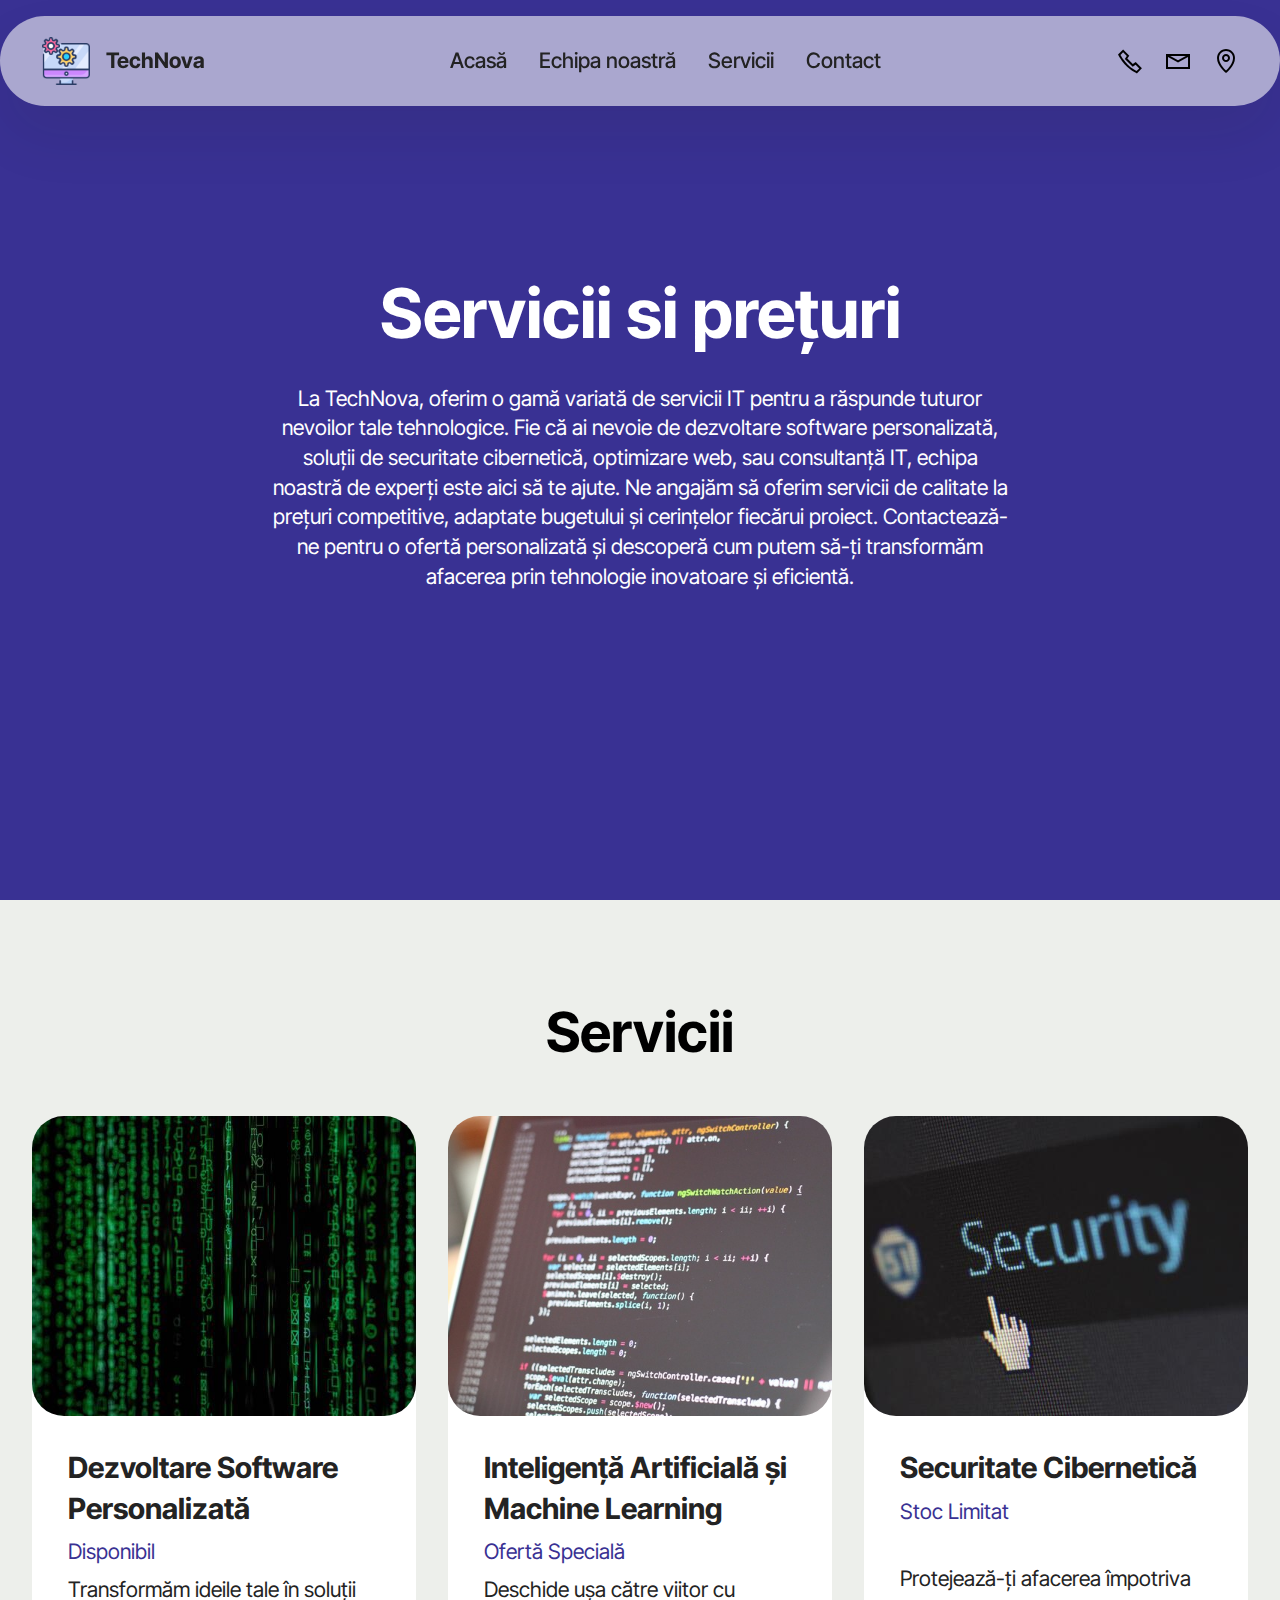
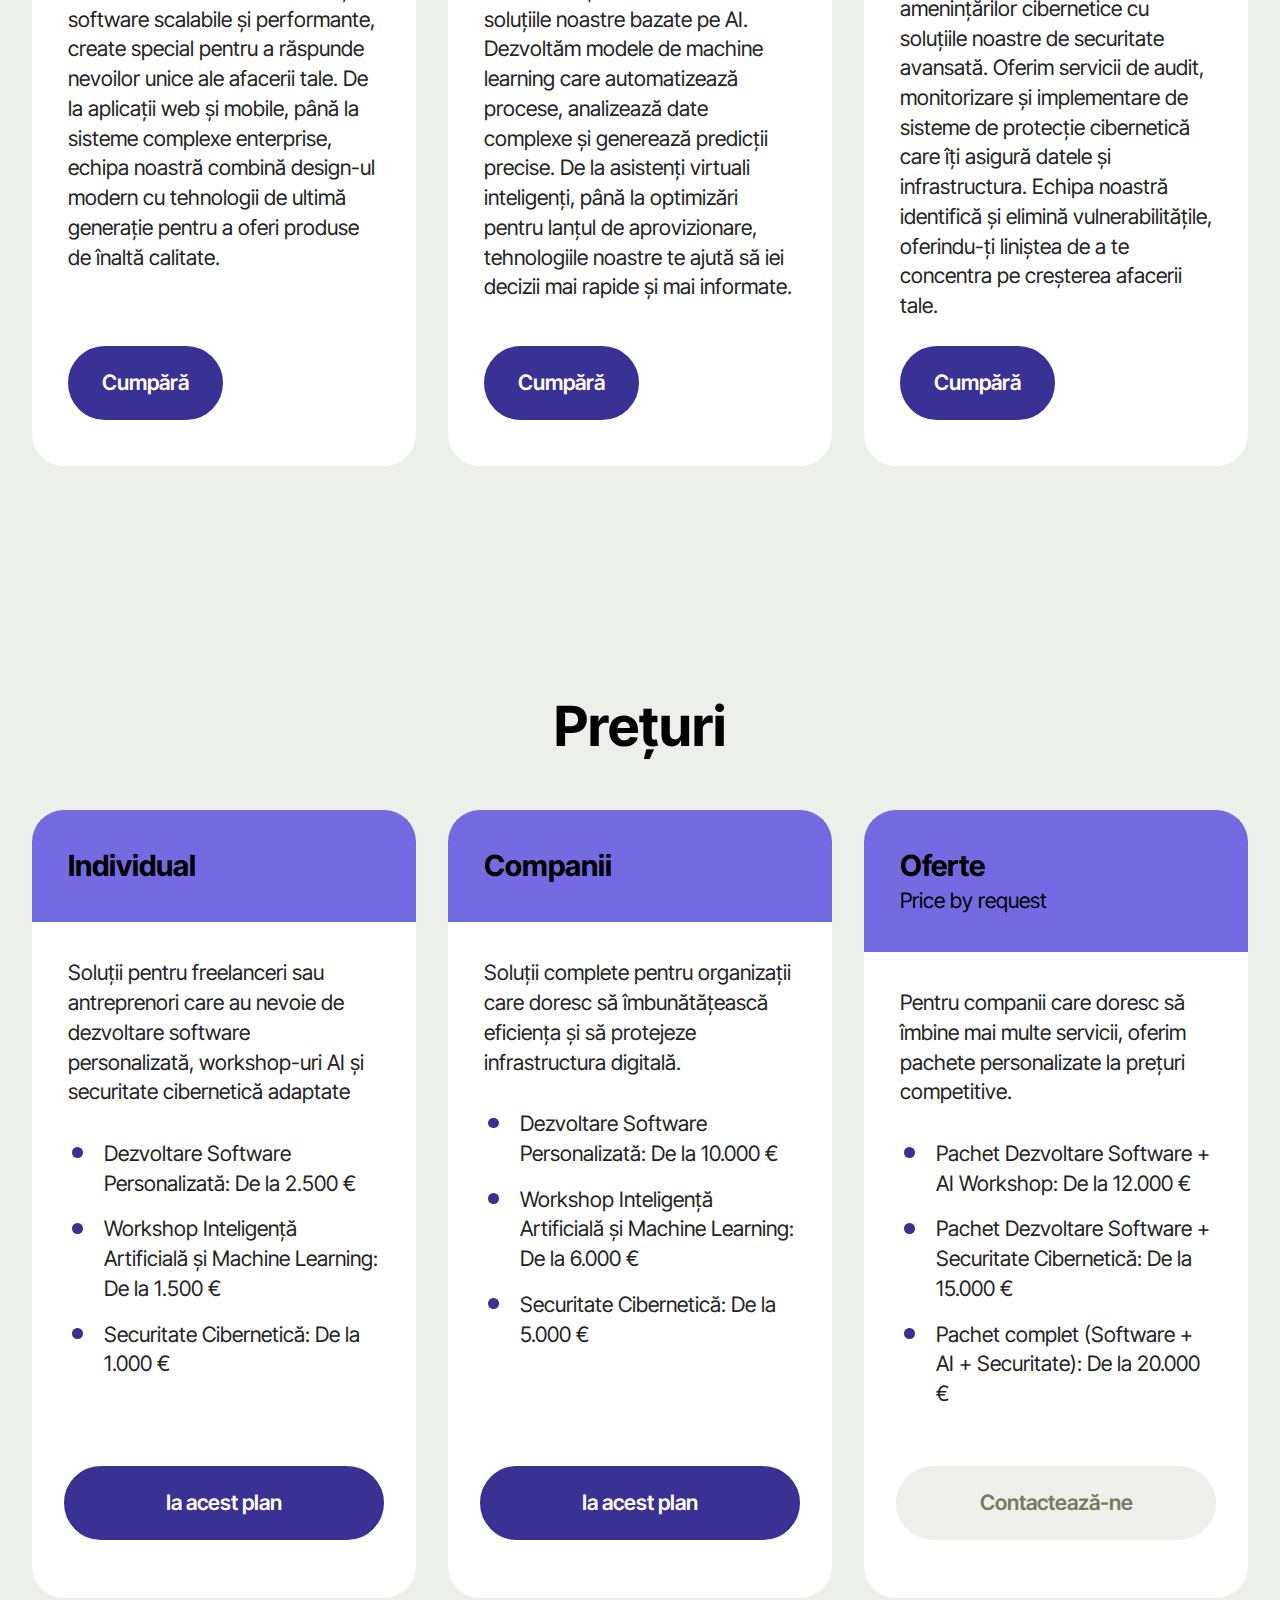
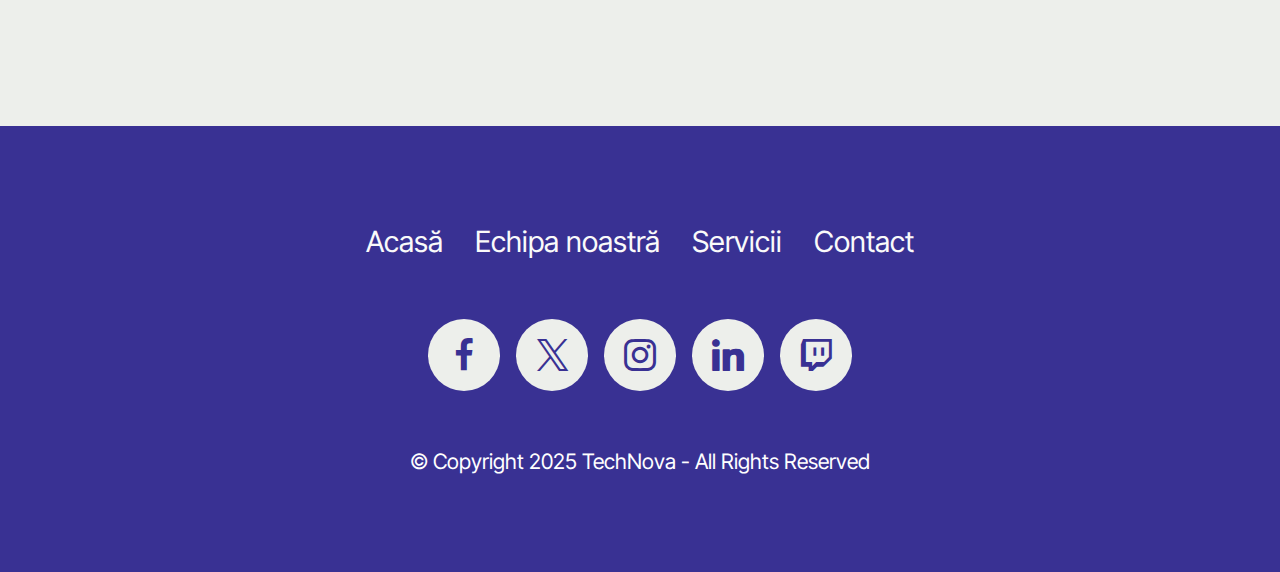
<file: Mobirise/servicii.html>
<!DOCTYPE html>
<html lang="ro">

<head>

  <meta charset="UTF-8">
  <meta name="author" content="Ana Ilinca Moldovan">
  <meta name="keywords" content="IT, TechNova, companie">
  <meta http-equiv="X-UA-Compatible" content="IE=edge">
  <meta name="generator" content="Mobirise v5.9.25, mobirise.com">
  <meta name="viewport" content="width=device-width, initial-scale=1, minimum-scale=1">
  <link rel="shortcut icon" href="assets/images/logo-technova-copie.png" type="image/x-icon">
  <meta name="description" content="La TechNova, înțelegem că fiecare afacere este unică, cu nevoi și obiective specifice. De aceea, oferim o gamă variată de servicii IT adaptate cerințelor tale, combinând inovația tehnologică cu soluții practice, eficiente și scalabile.">


  <title>Servicii</title>
  <link rel="stylesheet" href="assets/web/assets/mobirise-icons2/mobirise2.css">
  <link rel="stylesheet" href="assets/bootstrap/css/bootstrap.min.css">
  <link rel="stylesheet" href="assets/bootstrap/css/bootstrap-grid.min.css">
  <link rel="stylesheet" href="assets/bootstrap/css/bootstrap-reboot.min.css">
  <link rel="stylesheet" href="assets/dropdown/css/style.css">
  <link rel="stylesheet" href="assets/socicon/css/styles.css">
  <link rel="stylesheet" href="assets/theme/css/style.css">
  <link rel="preload"
    href="https://fonts.googleapis.com/css?family=Inter+Tight:100,200,300,400,500,600,700,800,900,100i,200i,300i,400i,500i,600i,700i,800i,900i&display=swap"
    as="style" onload="this.onload=null;this.rel='stylesheet'">
  <noscript>
    <link rel="stylesheet"
      href="https://fonts.googleapis.com/css?family=Inter+Tight:100,200,300,400,500,600,700,800,900,100i,200i,300i,400i,500i,600i,700i,800i,900i&display=swap">
  </noscript>
  <link rel="preload" as="style" href="assets/mobirise/css/mbr-additional.css?v=i1S0pu">
  <link rel="stylesheet" href="assets/mobirise/css/mbr-additional.css?v=i1S0pu" type="text/css">




</head>

<body>

  <section data-bs-version="5.1" class="menu menu2 cid-uAaPQ146cX" id="menu02-5">


    <nav class="navbar navbar-dropdown navbar-fixed-top navbar-expand-lg">
      <div class="container">
        <div class="navbar-brand">
          <span class="navbar-logo">
            <a href="index.html">
              <img src="assets/images/logo-technova-copie.png" alt="logo TechNova" style="height: 3rem;">
            </a>
          </span>
          <span class="navbar-caption-wrap"><a class="navbar-caption text-black text-primary display-4"
              href="index.html">TechNova</a></span>
        </div>
        <button class="navbar-toggler" type="button" data-toggle="collapse" data-bs-toggle="collapse"
          data-target="#navbarSupportedContent" data-bs-target="#navbarSupportedContent" aria-expanded="false"
          aria-label="Toggle navigation">
          <span class="hamburger">
            <span></span>
            <span></span>
            <span></span>
            <span></span>
          </span>
        </button>
        <div class="collapse navbar-collapse" id="navbarSupportedContent">
          <ul class="navbar-nav nav-dropdown nav-right" data-app-modern-menu="true">
            <li class="nav-item">
              <a class="nav-link link text-black text-primary display-4" href="index.html">Acasă</a>
            </li>
            <li class="nav-item">
              <a class="nav-link link text-black text-primary display-4" href="echipa.html">Echipa noastră</a>
            </li>
            <li class="nav-item"><a class="nav-link link text-black text-primary display-4"
                href="servicii.html">Servicii</a></li>
            <li class="nav-item"><a class="nav-link link text-black text-primary display-4"
                href="contact.html">Contact</a></li>
          </ul>
          <div class="icons-menu">
            <a class="iconfont-wrapper" href="contact.html">
              <span class="p-2 mbr-iconfont mobi-mbri-phone mobi-mbri"></span>
            </a>
            <a class="iconfont-wrapper" href="contact.html">
              <span class="p-2 mbr-iconfont mobi-mbri-letter mobi-mbri"></span>
            </a>
            <a class="iconfont-wrapper" href="https://mobiri.se">
              <span class="p-2 mbr-iconfont mobi-mbri-map-pin mobi-mbri"></span>
            </a>

          </div>

        </div>
      </div>
    </nav>
  </section>

  <section data-bs-version="5.1" class="header19 cid-uAb5BF1X43 mbr-fullscreen" id="header19-i">




    <div class="container">
      <div class="row">
        <div class="content-wrap col-12 col-md-8">
          <h1 class="mbr-section-title mbr-fonts-style mb-4 display-1"><strong>Servicii si prețuri</strong></h1>
          <p class="mbr-fonts-style mbr-text mb-4 display-7">La TechNova, oferim o gamă variată de servicii IT pentru a
            răspunde tuturor nevoilor tale tehnologice. Fie că ai nevoie de dezvoltare software personalizată, soluții
            de securitate cibernetică, optimizare web, sau consultanță IT, echipa noastră de experți este aici să te
            ajute. Ne angajăm să oferim servicii de calitate la prețuri competitive, adaptate bugetului și cerințelor
            fiecărui proiect. Contactează-ne pentru o ofertă personalizată și descoperă cum putem să-ți transformăm
            afacerea prin tehnologie inovatoare și eficientă.</p>

          <p class="mbr-fonts-style mbr-description mt-4 display-7"></p>
        </div>
      </div>
    </div>
  </section>

  <section data-bs-version="5.1" class="pricing02 cid-uAb6JaOTUe" id="pricing02-j">


    <div class="container">
      <div class="row justify-content-center">
        <div class="col-12 content-head">
          <div class="mbr-section-head mb-5">
            <h4 class="mbr-section-title mbr-fonts-style align-center mb-0 display-2"><strong>Servicii</strong></h4>


          </div>
        </div>
      </div>
      <div class="row">
        <div class="item features-image col-12 col-md-6 col-lg-4">
          <div class="item-wrapper">
            <div class="item-img">
              <img src="assets/images/code4.jpg" alt="cod verde">
            </div>
            <div class="item-content">
              <h5 class="item-title mbr-fonts-style display-5"><strong>Dezvoltare Software Personalizată</strong></h5>
              <h6 class="item-subtitle mbr-fonts-style display-7">Disponibil</h6>
              <p class="mbr-text mbr-fonts-style display-7">Transformăm ideile tale în soluții software scalabile și
                performante, create special pentru a răspunde nevoilor unice ale afacerii tale. De la aplicații web și
                mobile, până la sisteme complexe enterprise, echipa noastră combină design-ul modern cu tehnologii de
                ultimă generație pentru a oferi produse de înaltă calitate.</p>
              <div class="mbr-section-btn item-footer"><a href="" class="btn item-btn btn-success display-7">Cumpără</a>
              </div>
            </div>

          </div>
        </div>
        <div class="item features-image col-12 col-md-6 col-lg-4">
          <div class="item-wrapper">
            <div class="item-img">
              <img src="assets/images/code-820275.jpg" alt="cod pe laptop">
            </div>
            <div class="item-content">
              <h5 class="item-title mbr-fonts-style display-5"><strong>Inteligență Artificială și Machine
                  Learning</strong></h5>
              <h6 class="item-subtitle mbr-fonts-style display-7">Ofertă Specială</h6>
              <p class="mbr-text mbr-fonts-style display-7">Deschide ușa către viitor cu soluțiile noastre bazate pe AI.
                Dezvoltăm modele de machine learning care automatizează procese, analizează date complexe și generează
                predicții precise. De la asistenți virtuali inteligenți, până la optimizări pentru lanțul de
                aprovizionare, tehnologiile noastre te ajută să iei decizii mai rapide și mai informate.</p>
              <div class="mbr-section-btn item-footer"><a href="" class="btn item-btn btn-success display-7">Cumpără</a>
              </div>
            </div>
          </div>
        </div>
        <div class="item features-image col-12 col-md-6 col-lg-4">
          <div class="item-wrapper">
            <div class="item-img">
              <img src="assets/images/security.jpg" alt="ecran deschis pe laptop cu scrisul &quot;Security&quot;">
            </div>
            <div class="item-content">
              <h5 class="item-title mbr-fonts-style display-5"><strong>Securitate Cibernetică</strong></h5>
              <h6 class="item-subtitle mbr-fonts-style display-7">Stoc Limitat<br><br></h6>
              <p class="mbr-text mbr-fonts-style display-7">Protejează-ți afacerea împotriva amenințărilor cibernetice
                cu soluțiile noastre de securitate avansată. Oferim servicii de audit, monitorizare și implementare de
                sisteme de protecție cibernetică care îți asigură datele și infrastructura. Echipa noastră identifică și
                elimină vulnerabilitățile, oferindu-ți liniștea de a te concentra pe creșterea afacerii tale.<br>
              </p>
              <div class="mbr-section-btn item-footer"><a href="" class="btn item-btn btn-success display-7">Cumpără</a>
              </div>
            </div>
          </div>
        </div>
      </div>
    </div>
  </section>

  <section data-bs-version="5.1" class="pricing03 cid-uAb7XmfNBy" id="pricing03-k">



    <div class="container">
      <div class="row justify-content-center">
        <div class="col-12 content-head">
          <div class="mbr-section-head mb-5">
            <h4 class="mbr-section-title mbr-fonts-style align-center mb-0 display-2"><strong>Prețuri</strong></h4>

          </div>
        </div>
      </div>
      <div class="row">
        <div class="item features-without-image col-12 col-md-6 col-lg-4 item-mb active">
          <div class="item-wrapper">
            <div class="item-head">
              <h5 class="item-title mbr-fonts-style mb-0 display-5"><strong>Individual</strong></h5>
              <h6 class="item-subtitle mbr-fonts-style mb-0 display-7"></h6>
            </div>
            <div class="item-content">
              <p class="mbr-text mbr-fonts-style display-7">Soluții pentru freelanceri sau antreprenori care au nevoie
                de dezvoltare software personalizată, workshop-uri AI și securitate cibernetică adaptate</p>
              <div class="mb-4">
              </div>
              <div class="counter-container mbr-text mbr-fonts-style display-7">
                <ul>
                  <li>Dezvoltare Software Personalizată: De la 2.500 €</li>
                  <li>Workshop Inteligență Artificială și Machine Learning: De la 1.500 €</li>
                  <li>Securitate Cibernetică: De la 1.000 €</li>
                </ul>
              </div>
            </div>
            <div class="mbr-section-btn item-footer"><a href="" class="btn item-btn btn-success display-7">Ia acest
                plan</a></div>
          </div>
        </div>
        <div class="item features-without-image col-12 col-md-6 col-lg-4 item-mb">
          <div class="item-wrapper">
            <div class="item-head">
              <h5 class="item-title mbr-fonts-style mb-0 display-5"><strong>Companii</strong></h5>
              <h6 class="item-subtitle mbr-fonts-style mt-0 mb-0 display-7"></h6>
            </div>
            <div class="item-content">
              <p class="mbr-text mbr-fonts-style display-7">Soluții complete pentru organizații care doresc să
                îmbunătățească eficiența și să protejeze infrastructura digitală.</p>
              <div class="mb-4">
              </div>
              <div class="counter-container mbr-text mbr-fonts-style display-7">
                <ul>
                  <li>Dezvoltare Software Personalizată: De la 10.000 €</li>
                  <li>Workshop Inteligență Artificială și Machine Learning: De la 6.000 €</li>
                  <li>Securitate Cibernetică: De la 5.000 €</li>
                </ul>
              </div>
            </div>
            <div class="mbr-section-btn item-footer"><a href="" class="btn item-btn btn-success display-7">Ia acest
                plan</a></div>
          </div>
        </div>
        <div class="item features-without-image col-12 col-md-6 col-lg-4 item-mb">
          <div class="item-wrapper">
            <div class="item-head">
              <h5 class="item-title mbr-fonts-style mb-0 display-5"><strong>Oferte</strong></h5>
              <h6 class="item-subtitle mbr-fonts-style mt-0 mb-0 display-7">
                Price by request
              </h6>
            </div>
            <div class="item-content">
              <p class="mbr-text mbr-fonts-style display-7">Pentru companii care doresc să îmbine mai multe servicii,
                oferim pachete personalizate la prețuri competitive.</p>
              <div class="mb-4"></div>
              <div class="counter-container mbr-text mbr-fonts-style display-7">
                <ul>
                  <li>Pachet Dezvoltare Software + AI Workshop: De la 12.000 €</li>
                  <li>Pachet Dezvoltare Software + Securitate Cibernetică: De la 15.000 €</li>
                  <li>Pachet complet (Software + AI + Securitate): De la 20.000 €</li>
                </ul>
              </div>
            </div>
            <div class="mbr-section-btn item-footer"><a href=""
                class="btn item-btn btn-white display-7">Contactează-ne</a></div>
          </div>
        </div>
      </div>
    </div>
  </section>

  <section data-bs-version="5.1" class="footer3 cid-uAaVKymPGC" id="footer03-f">





    <div class="container">
      <div class="row">
        <div class="row-links">
          <ul class="header-menu">




            <li class="header-menu-item mbr-fonts-style display-5"><a href="index.html"
                class="text-white text-primary">Acasă</a></li>
            <li class="header-menu-item mbr-fonts-style display-5"><a href="echipa.html"
                class="text-white text-primary">Echipa noastră</a></li>
            <li class="header-menu-item mbr-fonts-style display-5"><a href="servicii.html"
                class="text-white">Servicii</a></li>
            <li class="header-menu-item mbr-fonts-style display-5"><a href="contact.html" class="text-white">Contact</a>
            </li>
          </ul>
        </div>

        <div class="col-12 mt-4">
          <div class="social-row">
            <div class="soc-item">
              <a href="https://www.facebook.com/" target="_blank">
                <span class="mbr-iconfont display-7 socicon-facebook socicon"></span>
              </a>
            </div>
            <div class="soc-item">
              <a href="https://mobiri.se/" target="_blank">
                <span class="mbr-iconfont socicon-twitter socicon"></span>
              </a>
            </div>
            <div class="soc-item">
              <a href="https://www.instagram.com/" target="_blank">
                <span class="mbr-iconfont socicon-instagram socicon"></span>
              </a>
            </div>
            <div class="soc-item">
              <a href="https://www.linkedin.com/" target="_blank">
                <span class="mbr-iconfont socicon-linkedin socicon"></span>
              </a>
            </div>
            <div class="soc-item">
              <a href="https://www.twitch.tv/" target="_blank">
                <span class="mbr-iconfont socicon-twitch socicon"></span>
              </a>
            </div>
          </div>
        </div>
        <div class="col-12 mt-5">
          <p class="mbr-fonts-style copyright display-7">
            © Copyright 2025 TechNova - All Rights Reserved
          </p>
        </div>
      </div>
    </div>
  </section>

</body>

</html>
</file>
<file: Mobirise/assets/web/assets/mobirise-icons2/mobirise2.css>
@font-face {
  font-family: 'Moririse2';
  font-display: swap;
  src:  url('mobirise2.eot?f2bix4');
  src:  url('mobirise2.eot?f2bix4#iefix') format('embedded-opentype'),
    url('mobirise2.ttf?f2bix4') format('truetype'),
    url('mobirise2.woff?f2bix4') format('woff'),
    url('mobirise2.svg?f2bix4#mobirise2') format('svg');
  font-weight: normal;
  font-style: normal;
}

[class^="mobi-"], [class*=" mobi-"] {
  /* use !important to prevent issues with browser extensions that change fonts */
  font-family: 'Moririse2' !important;
  speak: none;
  font-style: normal;
  font-weight: normal;
  font-variant: normal;
  text-transform: none;
  line-height: 1;

  /* Better Font Rendering =========== */
  -webkit-font-smoothing: antialiased;
  -moz-osx-font-smoothing: grayscale;
}

.mobi-mbri-add-submenu:before {
  content: "\e900";
}
.mobi-mbri-alert:before {
  content: "\e901";
}
.mobi-mbri-align-center:before {
  content: "\e902";
}
.mobi-mbri-align-justify:before {
  content: "\e903";
}
.mobi-mbri-align-left:before {
  content: "\e904";
}
.mobi-mbri-align-right:before {
  content: "\e905";
}
.mobi-mbri-android:before {
  content: "\e906";
}
.mobi-mbri-apple:before {
  content: "\e907";
}
.mobi-mbri-arrow-down:before {
  content: "\e908";
}
.mobi-mbri-arrow-next:before {
  content: "\e909";
}
.mobi-mbri-arrow-prev:before {
  content: "\e90a";
}
.mobi-mbri-arrow-up:before {
  content: "\e90b";
}
.mobi-mbri-bold:before {
  content: "\e90c";
}
.mobi-mbri-bookmark:before {
  content: "\e90d";
}
.mobi-mbri-bootstrap:before {
  content: "\e90e";
}
.mobi-mbri-briefcase:before {
  content: "\e90f";
}
.mobi-mbri-browse:before {
  content: "\e910";
}
.mobi-mbri-bulleted-list:before {
  content: "\e911";
}
.mobi-mbri-calendar:before {
  content: "\e912";
}
.mobi-mbri-camera:before {
  content: "\e913";
}
.mobi-mbri-cart-add:before {
  content: "\e914";
}
.mobi-mbri-cart-full:before {
  content: "\e915";
}
.mobi-mbri-cash:before {
  content: "\e916";
}
.mobi-mbri-change-style:before {
  content: "\e917";
}
.mobi-mbri-chat:before {
  content: "\e918";
}
.mobi-mbri-clock:before {
  content: "\e919";
}
.mobi-mbri-close:before {
  content: "\e91a";
}
.mobi-mbri-cloud:before {
  content: "\e91b";
}
.mobi-mbri-code:before {
  content: "\e91c";
}
.mobi-mbri-contact-form:before {
  content: "\e91d";
}
.mobi-mbri-credit-card:before {
  content: "\e91e";
}
.mobi-mbri-cursor-click:before {
  content: "\e91f";
}
.mobi-mbri-cust-feedback:before {
  content: "\e920";
}
.mobi-mbri-database:before {
  content: "\e921";
}
.mobi-mbri-delivery:before {
  content: "\e922";
}
.mobi-mbri-desktop:before {
  content: "\e923";
}
.mobi-mbri-devices:before {
  content: "\e924";
}
.mobi-mbri-down:before {
  content: "\e925";
}
.mobi-mbri-download-2:before {
  content: "\e926";
}
.mobi-mbri-download:before {
  content: "\e927";
}
.mobi-mbri-drag-n-drop-2:before {
  content: "\e928";
}
.mobi-mbri-drag-n-drop:before {
  content: "\e929";
}
.mobi-mbri-edit-2:before {
  content: "\e92a";
}
.mobi-mbri-edit:before {
  content: "\e92b";
}
.mobi-mbri-error:before {
  content: "\e92c";
}
.mobi-mbri-extension:before {
  content: "\e92d";
}
.mobi-mbri-features:before {
  content: "\e92e";
}
.mobi-mbri-file:before {
  content: "\e92f";
}
.mobi-mbri-flag:before {
  content: "\e930";
}
.mobi-mbri-folder:before {
  content: "\e931";
}
.mobi-mbri-gift:before {
  content: "\e932";
}
.mobi-mbri-github:before {
  content: "\e933";
}
.mobi-mbri-globe-2:before {
  content: "\e934";
}
.mobi-mbri-globe:before {
  content: "\e935";
}
.mobi-mbri-growing-chart:before {
  content: "\e936";
}
.mobi-mbri-hearth:before {
  content: "\e937";
}
.mobi-mbri-help:before {
  content: "\e938";
}
.mobi-mbri-home:before {
  content: "\e939";
}
.mobi-mbri-hot-cup:before {
  content: "\e93a";
}
.mobi-mbri-idea:before {
  content: "\e93b";
}
.mobi-mbri-image-gallery:before {
  content: "\e93c";
}
.mobi-mbri-image-slider:before {
  content: "\e93d";
}
.mobi-mbri-info:before {
  content: "\e93e";
}
.mobi-mbri-italic:before {
  content: "\e93f";
}
.mobi-mbri-key:before {
  content: "\e940";
}
.mobi-mbri-laptop:before {
  content: "\e941";
}
.mobi-mbri-layers:before {
  content: "\e942";
}
.mobi-mbri-left-right:before {
  content: "\e943";
}
.mobi-mbri-left:before {
  content: "\e944";
}
.mobi-mbri-letter:before {
  content: "\e945";
}
.mobi-mbri-like:before {
  content: "\e946";
}
.mobi-mbri-link:before {
  content: "\e947";
}
.mobi-mbri-lock:before {
  content: "\e948";
}
.mobi-mbri-login:before {
  content: "\e949";
}
.mobi-mbri-logout:before {
  content: "\e94a";
}
.mobi-mbri-magic-stick:before {
  content: "\e94b";
}
.mobi-mbri-map-pin:before {
  content: "\e94c";
}
.mobi-mbri-menu:before {
  content: "\e94d";
}
.mobi-mbri-mobile-2:before {
  content: "\e94e";
}
.mobi-mbri-mobile-horizontal:before {
  content: "\e94f";
}
.mobi-mbri-mobile:before {
  content: "\e950";
}
.mobi-mbri-mobirise:before {
  content: "\e951";
}
.mobi-mbri-more-horizontal:before {
  content: "\e952";
}
.mobi-mbri-more-vertical:before {
  content: "\e953";
}
.mobi-mbri-music:before {
  content: "\e954";
}
.mobi-mbri-new-file:before {
  content: "\e955";
}
.mobi-mbri-numbered-list:before {
  content: "\e956";
}
.mobi-mbri-opened-folder:before {
  content: "\e957";
}
.mobi-mbri-pages:before {
  content: "\e958";
}
.mobi-mbri-paper-plane:before {
  content: "\e959";
}
.mobi-mbri-paperclip:before {
  content: "\e95a";
}
.mobi-mbri-phone:before {
  content: "\e95b";
}
.mobi-mbri-photo:before {
  content: "\e95c";
}
.mobi-mbri-photos:before {
  content: "\e95d";
}
.mobi-mbri-pin:before {
  content: "\e95e";
}
.mobi-mbri-play:before {
  content: "\e95f";
}
.mobi-mbri-plus:before {
  content: "\e960";
}
.mobi-mbri-preview:before {
  content: "\e961";
}
.mobi-mbri-print:before {
  content: "\e962";
}
.mobi-mbri-protect:before {
  content: "\e963";
}
.mobi-mbri-question:before {
  content: "\e964";
}
.mobi-mbri-quote-left:before {
  content: "\e965";
}
.mobi-mbri-quote-right:before {
  content: "\e966";
}
.mobi-mbri-redo:before {
  content: "\e967";
}
.mobi-mbri-refresh:before {
  content: "\e968";
}
.mobi-mbri-responsive-2:before {
  content: "\e969";
}
.mobi-mbri-responsive:before {
  content: "\e96a";
}
.mobi-mbri-right:before {
  content: "\e96b";
}
.mobi-mbri-rocket:before {
  content: "\e96c";
}
.mobi-mbri-sad-face:before {
  content: "\e96d";
}
.mobi-mbri-sale:before {
  content: "\e96e";
}
.mobi-mbri-save:before {
  content: "\e96f";
}
.mobi-mbri-search:before {
  content: "\e970";
}
.mobi-mbri-setting-2:before {
  content: "\e971";
}
.mobi-mbri-setting-3:before {
  content: "\e972";
}
.mobi-mbri-setting:before {
  content: "\e973";
}
.mobi-mbri-share:before {
  content: "\e974";
}
.mobi-mbri-shopping-bag:before {
  content: "\e975";
}
.mobi-mbri-shopping-basket:before {
  content: "\e976";
}
.mobi-mbri-shopping-cart:before {
  content: "\e977";
}
.mobi-mbri-sites:before {
  content: "\e978";
}
.mobi-mbri-smile-face:before {
  content: "\e979";
}
.mobi-mbri-speed:before {
  content: "\e97a";
}
.mobi-mbri-star:before {
  content: "\e97b";
}
.mobi-mbri-success:before {
  content: "\e97c";
}
.mobi-mbri-sun:before {
  content: "\e97d";
}
.mobi-mbri-sun2:before {
  content: "\e97e";
}
.mobi-mbri-tablet-vertical:before {
  content: "\e97f";
}
.mobi-mbri-tablet:before {
  content: "\e980";
}
.mobi-mbri-target:before {
  content: "\e981";
}
.mobi-mbri-timer:before {
  content: "\e982";
}
.mobi-mbri-to-ftp:before {
  content: "\e983";
}
.mobi-mbri-to-local-drive:before {
  content: "\e984";
}
.mobi-mbri-touch-swipe:before {
  content: "\e985";
}
.mobi-mbri-touch:before {
  content: "\e986";
}
.mobi-mbri-trash:before {
  content: "\e987";
}
.mobi-mbri-underline:before {
  content: "\e988";
}
.mobi-mbri-undo:before {
  content: "\e989";
}
.mobi-mbri-unlink:before {
  content: "\e98a";
}
.mobi-mbri-unlock:before {
  content: "\e98b";
}
.mobi-mbri-up-down:before {
  content: "\e98c";
}
.mobi-mbri-up:before {
  content: "\e98d";
}
.mobi-mbri-update:before {
  content: "\e98e";
}
.mobi-mbri-upload-2:before {
  content: "\e98f";
}
.mobi-mbri-upload:before {
  content: "\e990";
}
.mobi-mbri-user-2:before {
  content: "\e991";
}
.mobi-mbri-user:before {
  content: "\e992";
}
.mobi-mbri-users:before {
  content: "\e993";
}
.mobi-mbri-video-play:before {
  content: "\e994";
}
.mobi-mbri-video:before {
  content: "\e995";
}
.mobi-mbri-watch:before {
  content: "\e996";
}
.mobi-mbri-website-theme-2:before {
  content: "\e997";
}
.mobi-mbri-website-theme:before {
  content: "\e998";
}
.mobi-mbri-wifi:before {
  content: "\e999";
}
.mobi-mbri-windows:before {
  content: "\e99a";
}
.mobi-mbri-zoom-in:before {
  content: "\e99b";
}
.mobi-mbri-zoom-out:before {
  content: "\e99c";
}
</file>
<file: Mobirise/assets/dropdown/css/style.css>
.navbar-dropdown {
  left: 0;
  padding: 0;
  position: absolute;
  right: 0;
  top: 0;
  transition: all 0.45s ease;
  z-index: 1030;
  background: #282828; }
  .navbar-dropdown .navbar-logo {
    margin-right: 0.8rem;
    transition: margin 0.3s ease-in-out;
    vertical-align: middle; }
    .navbar-dropdown .navbar-logo img {
      height: 3.125rem;
      transition: all 0.3s ease-in-out; }
    .navbar-dropdown .navbar-logo.mbr-iconfont {
      font-size: 3.125rem;
      line-height: 3.125rem; }
  .navbar-dropdown .navbar-caption {
    font-weight: 700;
    white-space: normal;
    vertical-align: -4px;
    line-height: 3.125rem !important; }
    .navbar-dropdown .navbar-caption, .navbar-dropdown .navbar-caption:hover {
      color: inherit;
      text-decoration: none; }
  .navbar-dropdown .mbr-iconfont + .navbar-caption {
    vertical-align: -1px; }
  .navbar-dropdown.navbar-fixed-top {
    position: fixed; }
  .navbar-dropdown .navbar-brand span {
    vertical-align: -4px; }
  .navbar-dropdown.bg-color.transparent {
    background: none; }
  .navbar-dropdown.navbar-short .navbar-brand {
    padding: 0.625rem 0; }
    .navbar-dropdown.navbar-short .navbar-brand span {
      vertical-align: -1px; }
  .navbar-dropdown.navbar-short .navbar-caption {
    line-height: 2.375rem !important;
    vertical-align: -2px; }
  .navbar-dropdown.navbar-short .navbar-logo {
    margin-right: 0.5rem; }
    .navbar-dropdown.navbar-short .navbar-logo img {
      height: 2.375rem; }
    .navbar-dropdown.navbar-short .navbar-logo.mbr-iconfont {
      font-size: 2.375rem;
      line-height: 2.375rem; }
  .navbar-dropdown.navbar-short .mbr-table-cell {
    height: 3.625rem; }
  .navbar-dropdown .navbar-close {
    left: 0.6875rem;
    position: fixed;
    top: 0.75rem;
    z-index: 1000; }
  .navbar-dropdown .hamburger-icon {
    content: "";
    display: inline-block;
    vertical-align: middle;
    width: 16px;
    -webkit-box-shadow: 0 -6px 0 1px #282828,0 0 0 1px #282828,0 6px 0 1px #282828;
    -moz-box-shadow: 0 -6px 0 1px #282828,0 0 0 1px #282828,0 6px 0 1px #282828;
    box-shadow: 0 -6px 0 1px #282828,0 0 0 1px #282828,0 6px 0 1px #282828; }

.dropdown-menu .dropdown-toggle[data-toggle="dropdown-submenu"]::after {
  border-bottom: 0.35em solid transparent;
  border-left: 0.35em solid;
  border-right: 0;
  border-top: 0.35em solid transparent;
  margin-left: 0.3rem; }

.dropdown-menu .dropdown-item:focus {
  outline: 0; }

.nav-dropdown {
  font-size: 0.75rem;
  font-weight: 500;
  height: auto !important; }
  .nav-dropdown .nav-btn {
    padding-left: 1rem; }
  .nav-dropdown .link {
    margin: .667em 1.667em;
    font-weight: 500;
    padding: 0;
    transition: color .2s ease-in-out; }
    .nav-dropdown .link.dropdown-toggle {
      margin-right: 2.583em; }
      .nav-dropdown .link.dropdown-toggle::after {
        margin-left: .25rem;
        border-top: 0.35em solid;
        border-right: 0.35em solid transparent;
        border-left: 0.35em solid transparent;
        border-bottom: 0; }
      .nav-dropdown .link.dropdown-toggle[aria-expanded="true"] {
        margin: 0;
        padding: 0.667em 3.263em  0.667em 1.667em; }
  .nav-dropdown .link::after,
  .nav-dropdown .dropdown-item::after {
    color: inherit; }
  .nav-dropdown .btn {
    font-size: 0.75rem;
    font-weight: 700;
    letter-spacing: 0;
    margin-bottom: 0;
    padding-left: 1.25rem;
    padding-right: 1.25rem; }
  .nav-dropdown .dropdown-menu {
    border-radius: 0;
    border: 0;
    left: 0;
    margin: 0;
    padding-bottom: 1.25rem;
    padding-top: 1.25rem;
    position: relative; }
  .nav-dropdown .dropdown-submenu {
    margin-left: 0.125rem;
    top: 0; }
  .nav-dropdown .dropdown-item {
    font-weight: 500;
    line-height: 2;
    padding: 0.3846em 4.615em 0.3846em 1.5385em;
    position: relative;
    transition: color .2s ease-in-out, background-color .2s ease-in-out; }
    .nav-dropdown .dropdown-item::after {
      margin-top: -0.3077em;
      position: absolute;
      right: 1.1538em;
      top: 50%; }
    .nav-dropdown .dropdown-item:focus, .nav-dropdown .dropdown-item:hover {
      background: none; }

@media (max-width: 767px) {
  .nav-dropdown.navbar-toggleable-sm {
    bottom: 0;
    display: none;
    left: 0;
    overflow-x: hidden;
    position: fixed;
    top: 0;
    transform: translateX(-100%);
    -ms-transform: translateX(-100%);
    -webkit-transform: translateX(-100%);
    width: 18.75rem;
    z-index: 999; } }
.nav-dropdown.navbar-toggleable-xl {
  bottom: 0;
  display: none;
  left: 0;
  overflow-x: hidden;
  position: fixed;
  top: 0;
  transform: translateX(-100%);
  -ms-transform: translateX(-100%);
  -webkit-transform: translateX(-100%);
  width: 18.75rem;
  z-index: 999; }

.nav-dropdown-sm {
  display: block !important;
  overflow-x: hidden;
  overflow: auto;
  padding-top: 3.875rem; }
  .nav-dropdown-sm::after {
    content: "";
    display: block;
    height: 3rem;
    width: 100%; }
  .nav-dropdown-sm.collapse.in ~ .navbar-close {
    display: block !important; }
  .nav-dropdown-sm.collapsing, .nav-dropdown-sm.collapse.in {
    transform: translateX(0);
    -ms-transform: translateX(0);
    -webkit-transform: translateX(0);
    transition: all 0.25s ease-out;
    -webkit-transition: all 0.25s ease-out;
    background: #282828; }
  .nav-dropdown-sm.collapsing[aria-expanded="false"] {
    transform: translateX(-100%);
    -ms-transform: translateX(-100%);
    -webkit-transform: translateX(-100%); }
  .nav-dropdown-sm .nav-item {
    display: block;
    margin-left: 0 !important;
    padding-left: 0; }
  .nav-dropdown-sm .link,
  .nav-dropdown-sm .dropdown-item {
    border-top: 1px dotted rgba(255, 255, 255, 0.1);
    font-size: 0.8125rem;
    line-height: 1.6;
    margin: 0 !important;
    padding: 0.875rem 2.4rem 0.875rem 1.5625rem !important;
    position: relative;
    white-space: normal; }
    .nav-dropdown-sm .link:focus, .nav-dropdown-sm .link:hover,
    .nav-dropdown-sm .dropdown-item:focus,
    .nav-dropdown-sm .dropdown-item:hover {
      background: rgba(0, 0, 0, 0.2) !important;
      color: #c0a375; }
  .nav-dropdown-sm .nav-btn {
    position: relative;
    padding: 1.5625rem 1.5625rem 0 1.5625rem; }
    .nav-dropdown-sm .nav-btn::before {
      border-top: 1px dotted rgba(255, 255, 255, 0.1);
      content: "";
      left: 0;
      position: absolute;
      top: 0;
      width: 100%; }
    .nav-dropdown-sm .nav-btn + .nav-btn {
      padding-top: 0.625rem; }
      .nav-dropdown-sm .nav-btn + .nav-btn::before {
        display: none; }
  .nav-dropdown-sm .btn {
    padding: 0.625rem 0; }
  .nav-dropdown-sm .dropdown-toggle[data-toggle="dropdown-submenu"]::after {
    margin-left: .25rem;
    border-top: 0.35em solid;
    border-right: 0.35em solid transparent;
    border-left: 0.35em solid transparent;
    border-bottom: 0; }
  .nav-dropdown-sm .dropdown-toggle[data-toggle="dropdown-submenu"][aria-expanded="true"]::after {
    border-top: 0;
    border-right: 0.35em solid transparent;
    border-left: 0.35em solid transparent;
    border-bottom: 0.35em solid; }
  .nav-dropdown-sm .dropdown-menu {
    margin: 0;
    padding: 0;
    position: relative;
    top: 0;
    left: 0;
    width: 100%;
    border: 0;
    float: none;
    border-radius: 0;
    background: none; }
  .nav-dropdown-sm .dropdown-submenu {
    left: 100%;
    margin-left: 0.125rem;
    margin-top: -1.25rem;
    top: 0; }

.navbar-toggleable-sm .nav-dropdown .dropdown-menu {
  position: absolute; }

.navbar-toggleable-sm .nav-dropdown .dropdown-submenu {
  left: 100%;
  margin-left: 0.125rem;
  margin-top: -1.25rem;
  top: 0; }

.navbar-toggleable-sm.opened .nav-dropdown .dropdown-menu {
  position: relative; }

.navbar-toggleable-sm.opened .nav-dropdown .dropdown-submenu {
  left: 0;
  margin-left: 00rem;
  margin-top: 0rem;
  top: 0; }

.is-builder .nav-dropdown.collapsing {
  transition: none !important; }
</file>
<file: Mobirise/assets/socicon/css/styles.css>
@charset "UTF-8";

@font-face {
  font-family: 'Socicon';
  src:  url('../fonts/socicon.eot');
  src:  url('../fonts/socicon.eot?#iefix') format('embedded-opentype'),
    url('../fonts/socicon.woff2') format('woff2'),
    url('../fonts/socicon.ttf') format('truetype'),
    url('../fonts/socicon.woff') format('woff'),
    url('../fonts/socicon.svg#socicon') format('svg');
  font-weight: normal;
  font-style: normal;
  font-display: swap;
}

[data-icon]:before {
  font-family: "socicon" !important;
  content: attr(data-icon);
  font-style: normal !important;
  font-weight: normal !important;
  font-variant: normal !important;
  text-transform: none !important;
  speak: none;
  line-height: 1;
  -webkit-font-smoothing: antialiased;
  -moz-osx-font-smoothing: grayscale;
}

[class^="socicon-"], [class*=" socicon-"] {
  /* use !important to prevent issues with browser extensions that change fonts */
  font-family: 'Socicon' !important;
  speak: none;
  font-style: normal;
  font-weight: normal;
  font-variant: normal;
  text-transform: none;
  line-height: 1;

  /* Better Font Rendering =========== */
  -webkit-font-smoothing: antialiased;
  -moz-osx-font-smoothing: grayscale;
}

.socicon-500px:before {
  content: "\e000";
}
.socicon-8tracks:before {
  content: "\e001";
}
.socicon-airbnb:before {
  content: "\e002";
}
.socicon-alliance:before {
  content: "\e003";
}
.socicon-amazon:before {
  content: "\e004";
}
.socicon-amplement:before {
  content: "\e005";
}
.socicon-android:before {
  content: "\e006";
}
.socicon-angellist:before {
  content: "\e007";
}
.socicon-apple:before {
  content: "\e008";
}
.socicon-appnet:before {
  content: "\e009";
}
.socicon-baidu:before {
  content: "\e00a";
}
.socicon-bandcamp:before {
  content: "\e00b";
}
.socicon-battlenet:before {
  content: "\e00c";
}
.socicon-mixer:before {
  content: "\e00d";
}
.socicon-bebee:before {
  content: "\e00e";
}
.socicon-bebo:before {
  content: "\e00f";
}
.socicon-behance:before {
  content: "\e010";
}
.socicon-blizzard:before {
  content: "\e011";
}
.socicon-blogger:before {
  content: "\e012";
}
.socicon-buffer:before {
  content: "\e013";
}
.socicon-chrome:before {
  content: "\e014";
}
.socicon-coderwall:before {
  content: "\e015";
}
.socicon-curse:before {
  content: "\e016";
}
.socicon-dailymotion:before {
  content: "\e017";
}
.socicon-deezer:before {
  content: "\e018";
}
.socicon-delicious:before {
  content: "\e019";
}
.socicon-deviantart:before {
  content: "\e01a";
}
.socicon-diablo:before {
  content: "\e01b";
}
.socicon-digg:before {
  content: "\e01c";
}
.socicon-discord:before {
  content: "\e01d";
}
.socicon-disqus:before {
  content: "\e01e";
}
.socicon-douban:before {
  content: "\e01f";
}
.socicon-draugiem:before {
  content: "\e020";
}
.socicon-dribbble:before {
  content: "\e021";
}
.socicon-drupal:before {
  content: "\e022";
}
.socicon-ebay:before {
  content: "\e023";
}
.socicon-ello:before {
  content: "\e024";
}
.socicon-endomodo:before {
  content: "\e025";
}
.socicon-envato:before {
  content: "\e026";
}
.socicon-etsy:before {
  content: "\e027";
}
.socicon-facebook:before {
  content: "\e028";
}
.socicon-feedburner:before {
  content: "\e029";
}
.socicon-filmweb:before {
  content: "\e02a";
}
.socicon-firefox:before {
  content: "\e02b";
}
.socicon-flattr:before {
  content: "\e02c";
}
.socicon-flickr:before {
  content: "\e02d";
}
.socicon-formulr:before {
  content: "\e02e";
}
.socicon-forrst:before {
  content: "\e02f";
}
.socicon-foursquare:before {
  content: "\e030";
}
.socicon-friendfeed:before {
  content: "\e031";
}
.socicon-github:before {
  content: "\e032";
}
.socicon-goodreads:before {
  content: "\e033";
}
.socicon-google:before {
  content: "\e034";
}
.socicon-googlescholar:before {
  content: "\e035";
}
.socicon-googlegroups:before {
  content: "\e036";
}
.socicon-googlephotos:before {
  content: "\e037";
}
.socicon-googleplus:before {
  content: "\e038";
}
.socicon-grooveshark:before {
  content: "\e039";
}
.socicon-hackerrank:before {
  content: "\e03a";
}
.socicon-hearthstone:before {
  content: "\e03b";
}
.socicon-hellocoton:before {
  content: "\e03c";
}
.socicon-heroes:before {
  content: "\e03d";
}
.socicon-smashcast:before {
  content: "\e03e";
}
.socicon-horde:before {
  content: "\e03f";
}
.socicon-houzz:before {
  content: "\e040";
}
.socicon-icq:before {
  content: "\e041";
}
.socicon-identica:before {
  content: "\e042";
}
.socicon-imdb:before {
  content: "\e043";
}
.socicon-instagram:before {
  content: "\e044";
}
.socicon-issuu:before {
  content: "\e045";
}
.socicon-istock:before {
  content: "\e046";
}
.socicon-itunes:before {
  content: "\e047";
}
.socicon-keybase:before {
  content: "\e048";
}
.socicon-lanyrd:before {
  content: "\e049";
}
.socicon-lastfm:before {
  content: "\e04a";
}
.socicon-line:before {
  content: "\e04b";
}
.socicon-linkedin:before {
  content: "\e04c";
}
.socicon-livejournal:before {
  content: "\e04d";
}
.socicon-lyft:before {
  content: "\e04e";
}
.socicon-macos:before {
  content: "\e04f";
}
.socicon-mail:before {
  content: "\e050";
}
.socicon-medium:before {
  content: "\e051";
}
.socicon-meetup:before {
  content: "\e052";
}
.socicon-mixcloud:before {
  content: "\e053";
}
.socicon-modelmayhem:before {
  content: "\e054";
}
.socicon-mumble:before {
  content: "\e055";
}
.socicon-myspace:before {
  content: "\e056";
}
.socicon-newsvine:before {
  content: "\e057";
}
.socicon-nintendo:before {
  content: "\e058";
}
.socicon-npm:before {
  content: "\e059";
}
.socicon-odnoklassniki:before {
  content: "\e05a";
}
.socicon-openid:before {
  content: "\e05b";
}
.socicon-opera:before {
  content: "\e05c";
}
.socicon-outlook:before {
  content: "\e05d";
}
.socicon-overwatch:before {
  content: "\e05e";
}
.socicon-patreon:before {
  content: "\e05f";
}
.socicon-paypal:before {
  content: "\e060";
}
.socicon-periscope:before {
  content: "\e061";
}
.socicon-persona:before {
  content: "\e062";
}
.socicon-pinterest:before {
  content: "\e063";
}
.socicon-play:before {
  content: "\e064";
}
.socicon-player:before {
  content: "\e065";
}
.socicon-playstation:before {
  content: "\e066";
}
.socicon-pocket:before {
  content: "\e067";
}
.socicon-qq:before {
  content: "\e068";
}
.socicon-quora:before {
  content: "\e069";
}
.socicon-raidcall:before {
  content: "\e06a";
}
.socicon-ravelry:before {
  content: "\e06b";
}
.socicon-reddit:before {
  content: "\e06c";
}
.socicon-renren:before {
  content: "\e06d";
}
.socicon-researchgate:before {
  content: "\e06e";
}
.socicon-residentadvisor:before {
  content: "\e06f";
}
.socicon-reverbnation:before {
  content: "\e070";
}
.socicon-rss:before {
  content: "\e071";
}
.socicon-sharethis:before {
  content: "\e072";
}
.socicon-skype:before {
  content: "\e073";
}
.socicon-slideshare:before {
  content: "\e074";
}
.socicon-smugmug:before {
  content: "\e075";
}
.socicon-snapchat:before {
  content: "\e076";
}
.socicon-songkick:before {
  content: "\e077";
}
.socicon-soundcloud:before {
  content: "\e078";
}
.socicon-spotify:before {
  content: "\e079";
}
.socicon-stackexchange:before {
  content: "\e07a";
}
.socicon-stackoverflow:before {
  content: "\e07b";
}
.socicon-starcraft:before {
  content: "\e07c";
}
.socicon-stayfriends:before {
  content: "\e07d";
}
.socicon-steam:before {
  content: "\e07e";
}
.socicon-storehouse:before {
  content: "\e07f";
}
.socicon-strava:before {
  content: "\e080";
}
.socicon-streamjar:before {
  content: "\e081";
}
.socicon-stumbleupon:before {
  content: "\e082";
}
.socicon-swarm:before {
  content: "\e083";
}
.socicon-teamspeak:before {
  content: "\e084";
}
.socicon-teamviewer:before {
  content: "\e085";
}
.socicon-technorati:before {
  content: "\e086";
}
.socicon-telegram:before {
  content: "\e087";
}
.socicon-tripadvisor:before {
  content: "\e088";
}
.socicon-tripit:before {
  content: "\e089";
}
.socicon-triplej:before {
  content: "\e08a";
}
.socicon-tumblr:before {
  content: "\e08b";
}
.socicon-twitch:before {
  content: "\e08c";
}
.socicon-twitter:before {
  content: "\e08d";
}
.socicon-uber:before {
  content: "\e08e";
}
.socicon-ventrilo:before {
  content: "\e08f";
}
.socicon-viadeo:before {
  content: "\e090";
}
.socicon-viber:before {
  content: "\e091";
}
.socicon-viewbug:before {
  content: "\e092";
}
.socicon-vimeo:before {
  content: "\e093";
}
.socicon-vine:before {
  content: "\e094";
}
.socicon-vkontakte:before {
  content: "\e095";
}
.socicon-warcraft:before {
  content: "\e096";
}
.socicon-wechat:before {
  content: "\e097";
}
.socicon-weibo:before {
  content: "\e098";
}
.socicon-whatsapp:before {
  content: "\e099";
}
.socicon-wikipedia:before {
  content: "\e09a";
}
.socicon-windows:before {
  content: "\e09b";
}
.socicon-wordpress:before {
  content: "\e09c";
}
.socicon-wykop:before {
  content: "\e09d";
}
.socicon-xbox:before {
  content: "\e09e";
}
.socicon-xing:before {
  content: "\e09f";
}
.socicon-yahoo:before {
  content: "\e0a0";
}
.socicon-yammer:before {
  content: "\e0a1";
}
.socicon-yandex:before {
  content: "\e0a2";
}
.socicon-yelp:before {
  content: "\e0a3";
}
.socicon-younow:before {
  content: "\e0a4";
}
.socicon-youtube:before {
  content: "\e0a5";
}
.socicon-zapier:before {
  content: "\e0a6";
}
.socicon-zerply:before {
  content: "\e0a7";
}
.socicon-zomato:before {
  content: "\e0a8";
}
.socicon-zynga:before {
  content: "\e0a9";
}
.socicon-spreadshirt:before {
  content: "\e901";
}
.socicon-gamejolt:before {
  content: "\e902";
}
.socicon-trello:before {
  content: "\e903";
}
.socicon-tunein:before {
  content: "\e904";
}
.socicon-bloglovin:before {
  content: "\e905";
}
.socicon-gamewisp:before {
  content: "\e906";
}
.socicon-messenger:before {
  content: "\e907";
}
.socicon-pandora:before {
  content: "\e908";
}
.socicon-augment:before {
  content: "\e909";
}
.socicon-bitbucket:before {
  content: "\e90a";
}
.socicon-fyuse:before {
  content: "\e90b";
}
.socicon-yt-gaming:before {
  content: "\e90c";
}
.socicon-sketchfab:before {
  content: "\e90d";
}
.socicon-mobcrush:before {
  content: "\e90e";
}
.socicon-microsoft:before {
  content: "\e90f";
}
.socicon-realtor:before {
  content: "\e910";
}
.socicon-tidal:before {
  content: "\e911";
}
.socicon-qobuz:before {
  content: "\e912";
}
.socicon-natgeo:before {
  content: "\e913";
}
.socicon-mastodon:before {
  content: "\e914";
}
.socicon-unsplash:before {
  content: "\e915";
}
.socicon-homeadvisor:before {
  content: "\e916";
}
.socicon-angieslist:before {
  content: "\e917";
}
.socicon-codepen:before {
  content: "\e918";
}
.socicon-slack:before {
  content: "\e919";
}
.socicon-openaigym:before {
  content: "\e91a";
}
.socicon-logmein:before {
  content: "\e91b";
}
.socicon-fiverr:before {
  content: "\e91c";
}
.socicon-gotomeeting:before {
  content: "\e91d";
}
.socicon-aliexpress:before {
  content: "\e91e";
}
.socicon-guru:before {
  content: "\e91f";
}
.socicon-appstore:before {
  content: "\e920";
}
.socicon-homes:before {
  content: "\e921";
}
.socicon-zoom:before {
  content: "\e922";
}
.socicon-alibaba:before {
  content: "\e923";
}
.socicon-craigslist:before {
  content: "\e924";
}
.socicon-wix:before {
  content: "\e925";
}
.socicon-redfin:before {
  content: "\e926";
}
.socicon-googlecalendar:before {
  content: "\e927";
}
.socicon-shopify:before {
  content: "\e928";
}
.socicon-freelancer:before {
  content: "\e929";
}
.socicon-seedrs:before {
  content: "\e92a";
}
.socicon-bing:before {
  content: "\e92b";
}
.socicon-doodle:before {
  content: "\e92c";
}
.socicon-bonanza:before {
  content: "\e92d";
}
.socicon-squarespace:before {
  content: "\e92e";
}
.socicon-toptal:before {
  content: "\e92f";
}
.socicon-gust:before {
  content: "\e930";
}
.socicon-ask:before {
  content: "\e931";
}
.socicon-trulia:before {
  content: "\e932";
}
.socicon-loomly:before {
  content: "\e933";
}
.socicon-ghost:before {
  content: "\e934";
}
.socicon-upwork:before {
  content: "\e935";
}
.socicon-fundable:before {
  content: "\e936";
}
.socicon-booking:before {
  content: "\e937";
}
.socicon-googlemaps:before {
  content: "\e938";
}
.socicon-zillow:before {
  content: "\e939";
}
.socicon-niconico:before {
  content: "\e93a";
}
.socicon-toneden:before {
  content: "\e93b";
}
.socicon-crunchbase:before {
  content: "\e93c";
}
.socicon-homefy:before {
  content: "\e93d";
}
.socicon-calendly:before {
  content: "\e93e";
}
.socicon-livemaster:before {
  content: "\e93f";
}
.socicon-udemy:before {
  content: "\e940";
}
.socicon-codered:before {
  content: "\e941";
}
.socicon-origin:before {
  content: "\e942";
}
.socicon-nextdoor:before {
  content: "\e943";
}
.socicon-portfolio:before {
  content: "\e944";
}
.socicon-instructables:before {
  content: "\e945";
}
.socicon-gitlab:before {
  content: "\e946";
}
.socicon-hackernews:before {
  content: "\e947";
}
.socicon-smashwords:before {
  content: "\e948";
}
.socicon-kobo:before {
  content: "\e949";
}
.socicon-bookbub:before {
  content: "\e94a";
}
.socicon-mailru:before {
  content: "\e94b";
}
.socicon-moddb:before {
  content: "\e94c";
}
.socicon-indiedb:before {
  content: "\e94d";
}
.socicon-traxsource:before {
  content: "\e94e";
}
.socicon-gamefor:before {
  content: "\e94f";
}
.socicon-pixiv:before {
  content: "\e950";
}
.socicon-myanimelist:before {
  content: "\e951";
}
.socicon-blackberry:before {
  content: "\e952";
}
.socicon-wickr:before {
  content: "\e953";
}
.socicon-spip:before {
  content: "\e954";
}
.socicon-napster:before {
  content: "\e955";
}
.socicon-beatport:before {
  content: "\e956";
}
.socicon-hackerone:before {
  content: "\e957";
}
.socicon-internet:before {
  content: "\e958";
}
.socicon-ubuntu:before {
  content: "\e959";
}
.socicon-artstation:before {
  content: "\e95a";
}
.socicon-invision:before {
  content: "\e95b";
}
.socicon-torial:before {
  content: "\e95c";
}
.socicon-collectorz:before {
  content: "\e95d";
}
.socicon-seenthis:before {
  content: "\e95e";
}
.socicon-googleplaymusic:before {
  content: "\e95f";
}
.socicon-debian:before {
  content: "\e960";
}
.socicon-filmfreeway:before {
  content: "\e961";
}
.socicon-gnome:before {
  content: "\e962";
}
.socicon-itchio:before {
  content: "\e963";
}
.socicon-jamendo:before {
  content: "\e964";
}
.socicon-mix:before {
  content: "\e965";
}
.socicon-sharepoint:before {
  content: "\e966";
}
.socicon-tinder:before {
  content: "\e967";
}
.socicon-windguru:before {
  content: "\e968";
}
.socicon-cdbaby:before {
  content: "\e969";
}
.socicon-elementaryos:before {
  content: "\e96a";
}
.socicon-stage32:before {
  content: "\e96b";
}
.socicon-tiktok:before {
  content: "\e96c";
}
.socicon-gitter:before {
  content: "\e96d";
}
.socicon-letterboxd:before {
  content: "\e96e";
}
.socicon-threema:before {
  content: "\e96f";
}
.socicon-splice:before {
  content: "\e970";
}
.socicon-metapop:before {
  content: "\e971";
}
.socicon-naver:before {
  content: "\e972";
}
.socicon-remote:before {
  content: "\e973";
}
.socicon-flipboard:before {
  content: "\e974";
}
.socicon-googlehangouts:before {
  content: "\e975";
}
.socicon-dlive:before {
  content: "\e976";
}
.socicon-vsco:before {
  content: "\e977";
}
.socicon-stitcher:before {
  content: "\e978";
}
.socicon-avvo:before {
  content: "\e979";
}
.socicon-redbubble:before {
  content: "\e97a";
}
.socicon-society6:before {
  content: "\e97b";
}
.socicon-zazzle:before {
  content: "\e97c";
}
.socicon-eitaa:before {
  content: "\e97d";
}
.socicon-soroush:before {
  content: "\e97e";
}
.socicon-bale:before {
  content: "\e97f";
}
</file>
<file: Mobirise/assets/theme/css/style.css>
@charset "UTF-8";
section {
  background-color: #ffffff;
}

body {
  font-style: normal;
  line-height: 1.5;
  font-weight: 400;
  color: #232323;
  position: relative;
}

button {
  background-color: transparent;
  border-color: transparent;
}

.embla__button,
.carousel-control {
  background-color: #edefea !important;
  opacity: 0.8 !important;
  color: #464845 !important;
  border-color: #edefea !important;
}

.carousel .close,
.modalWindow .close {
  background-color: #edefea !important;
  color: #464845 !important;
  border-color: #edefea !important;
  opacity: 0.8 !important;
}

.carousel .close:hover,
.modalWindow .close:hover {
  opacity: 1 !important;
}

.carousel-indicators li {
  background-color: #edefea !important;
  border: 2px solid #464845 !important;
}

.carousel-indicators li:hover,
.carousel-indicators li:active {
  opacity: 0.8 !important;
}

.embla__button:hover,
.carousel-control:hover {
  background-color: #edefea !important;
  opacity: 1 !important;
}

.modalWindow-video-container {
  height: 80%;
}

section,
.container,
.container-fluid {
  position: relative;
  word-wrap: break-word;
}

a.mbr-iconfont:hover {
  text-decoration: none;
}

.article .lead p,
.article .lead ul,
.article .lead ol,
.article .lead pre,
.article .lead blockquote {
  margin-bottom: 0;
}

a {
  font-style: normal;
  font-weight: 400;
  cursor: pointer;
}
a, a:hover {
  text-decoration: none;
}

.mbr-section-title {
  font-style: normal;
  line-height: 1.3;
}

.mbr-section-subtitle {
  line-height: 1.3;
}

.mbr-text {
  font-style: normal;
  line-height: 1.7;
}

h1,
h2,
h3,
h4,
h5,
h6,
.display-1,
.display-2,
.display-4,
.display-5,
.display-7,
span,
p,
a {
  line-height: 1;
  word-break: break-word;
  word-wrap: break-word;
  font-weight: 400;
}

b,
strong {
  font-weight: bold;
}

input:-webkit-autofill, input:-webkit-autofill:hover, input:-webkit-autofill:focus, input:-webkit-autofill:active {
  transition-delay: 9999s;
  -webkit-transition-property: background-color, color;
  transition-property: background-color, color;
}

textarea[type=hidden] {
  display: none;
}

section {
  background-position: 50% 50%;
  background-repeat: no-repeat;
  background-size: cover;
}
section .mbr-background-video,
section .mbr-background-video-preview {
  position: absolute;
  bottom: 0;
  left: 0;
  right: 0;
  top: 0;
}

.hidden {
  visibility: hidden;
}

.mbr-z-index20 {
  z-index: 20;
}

/*! Base colors */
.mbr-white {
  color: #ffffff;
}

.mbr-black {
  color: #111111;
}

.mbr-bg-white {
  background-color: #ffffff;
}

.mbr-bg-black {
  background-color: #000000;
}

/*! Text-aligns */
.align-left {
  text-align: left;
}

.align-center {
  text-align: center;
}

.align-right {
  text-align: right;
}

/*! Font-weight  */
.mbr-light {
  font-weight: 300;
}

.mbr-regular {
  font-weight: 400;
}

.mbr-semibold {
  font-weight: 500;
}

.mbr-bold {
  font-weight: 700;
}

/*! Media  */
.media-content {
  flex-basis: 100%;
}

.media-container-row {
  display: flex;
  flex-direction: row;
  flex-wrap: wrap;
  justify-content: center;
  align-content: center;
  align-items: start;
}
.media-container-row .media-size-item {
  width: 400px;
}

.media-container-column {
  display: flex;
  flex-direction: column;
  flex-wrap: wrap;
  justify-content: center;
  align-content: center;
  align-items: stretch;
}
.media-container-column > * {
  width: 100%;
}

@media (min-width: 992px) {
  .media-container-row {
    flex-wrap: nowrap;
  }
}
figure {
  margin-bottom: 0;
  overflow: hidden;
}

figure[mbr-media-size] {
  transition: width 0.1s;
}

img,
iframe {
  display: block;
  width: 100%;
}

.card {
  background-color: transparent;
  border: none;
}

.card-box {
  width: 100%;
}

.card-img {
  text-align: center;
  flex-shrink: 0;
  -webkit-flex-shrink: 0;
}

.media {
  max-width: 100%;
  margin: 0 auto;
}

.mbr-figure {
  align-self: center;
}

.media-container > div {
  max-width: 100%;
}

.mbr-figure img,
.card-img img {
  width: 100%;
}

@media (max-width: 991px) {
  .media-size-item {
    width: auto !important;
  }
  .media {
    width: auto;
  }
  .mbr-figure {
    width: 100% !important;
  }
}
/*! Buttons */
.mbr-section-btn {
  margin-left: -0.6rem;
  margin-right: -0.6rem;
  font-size: 0;
}

.btn {
  font-weight: 600;
  border-width: 1px;
  font-style: normal;
  margin: 0.6rem 0.6rem;
  white-space: normal;
  transition: all 0.2s ease-in-out;
  display: inline-flex;
  align-items: center;
  justify-content: center;
  word-break: break-word;
}

.btn-sm {
  font-weight: 600;
  letter-spacing: 0px;
  transition: all 0.3s ease-in-out;
}

.btn-md {
  font-weight: 600;
  letter-spacing: 0px;
  transition: all 0.3s ease-in-out;
}

.btn-lg {
  font-weight: 600;
  letter-spacing: 0px;
  transition: all 0.3s ease-in-out;
}

.btn-form {
  margin: 0;
}
.btn-form:hover {
  cursor: pointer;
}

nav .mbr-section-btn {
  margin-left: 0rem;
  margin-right: 0rem;
}

/*! Btn icon margin */
.btn .mbr-iconfont,
.btn.btn-sm .mbr-iconfont {
  order: 1;
  cursor: pointer;
  margin-left: 0.5rem;
  vertical-align: sub;
}

.btn.btn-md .mbr-iconfont,
.btn.btn-md .mbr-iconfont {
  margin-left: 0.8rem;
}

.mbr-regular {
  font-weight: 400;
}

.mbr-semibold {
  font-weight: 500;
}

.mbr-bold {
  font-weight: 700;
}

[type=submit] {
  -webkit-appearance: none;
}

/*! Full-screen */
.mbr-fullscreen .mbr-overlay {
  min-height: 100vh;
}

.mbr-fullscreen {
  display: flex;
  display: -moz-flex;
  display: -ms-flex;
  display: -o-flex;
  align-items: center;
  min-height: 100vh;
  padding-top: 3rem;
  padding-bottom: 3rem;
}

/*! Map */
.map {
  height: 25rem;
  position: relative;
}
.map iframe {
  width: 100%;
  height: 100%;
}

/*! Scroll to top arrow */
.mbr-arrow-up {
  bottom: 25px;
  right: 90px;
  position: fixed;
  text-align: right;
  z-index: 5000;
  color: #ffffff;
  font-size: 22px;
}

.mbr-arrow-up a {
  background: rgba(0, 0, 0, 0.2);
  border-radius: 50%;
  color: #fff;
  display: inline-block;
  height: 60px;
  width: 60px;
  border: 2px solid #fff;
  outline-style: none !important;
  position: relative;
  text-decoration: none;
  transition: all 0.3s ease-in-out;
  cursor: pointer;
  text-align: center;
}
.mbr-arrow-up a:hover {
  background-color: rgba(0, 0, 0, 0.4);
}
.mbr-arrow-up a i {
  line-height: 60px;
}

.mbr-arrow-up-icon {
  display: block;
  color: #fff;
}

.mbr-arrow-up-icon::before {
  content: "›";
  display: inline-block;
  font-family: serif;
  font-size: 22px;
  line-height: 1;
  font-style: normal;
  position: relative;
  top: 6px;
  left: -4px;
  transform: rotate(-90deg);
}

/*! Arrow Down */
.mbr-arrow {
  position: absolute;
  bottom: 45px;
  left: 50%;
  width: 60px;
  height: 60px;
  cursor: pointer;
  background-color: rgba(80, 80, 80, 0.5);
  border-radius: 50%;
  transform: translateX(-50%);
}
@media (max-width: 767px) {
  .mbr-arrow {
    display: none;
  }
}
.mbr-arrow > a {
  display: inline-block;
  text-decoration: none;
  outline-style: none;
  animation: arrowdown 1.7s ease-in-out infinite;
  color: #ffffff;
}
.mbr-arrow > a > i {
  position: absolute;
  top: -2px;
  left: 15px;
  font-size: 2rem;
}

#scrollToTop a i::before {
  content: "";
  position: absolute;
  display: block;
  border-bottom: 2.5px solid #fff;
  border-left: 2.5px solid #fff;
  width: 27.8%;
  height: 27.8%;
  left: 50%;
  top: 51%;
  transform: translateY(-30%) translateX(-50%) rotate(135deg);
}

@keyframes arrowdown {
  0% {
    transform: translateY(0px);
  }
  50% {
    transform: translateY(-5px);
  }
  100% {
    transform: translateY(0px);
  }
}
@media (max-width: 500px) {
  .mbr-arrow-up {
    left: 0;
    right: 0;
    text-align: center;
  }
}
/*Gradients animation*/
@keyframes gradient-animation {
  from {
    background-position: 0% 100%;
    animation-timing-function: ease-in-out;
  }
  to {
    background-position: 100% 0%;
    animation-timing-function: ease-in-out;
  }
}
.bg-gradient {
  background-size: 200% 200%;
  animation: gradient-animation 5s infinite alternate;
  -webkit-animation: gradient-animation 5s infinite alternate;
}

.menu .navbar-brand {
  display: -webkit-flex;
}
.menu .navbar-brand span {
  display: flex;
  display: -webkit-flex;
}
.menu .navbar-brand .navbar-caption-wrap {
  display: -webkit-flex;
}
.menu .navbar-brand .navbar-logo img {
  display: -webkit-flex;
  width: auto;
}
@media (min-width: 768px) and (max-width: 991px) {
  .menu .navbar-toggleable-sm .navbar-nav {
    display: -ms-flexbox;
  }
}
@media (max-width: 991px) {
  .menu .navbar-collapse {
    max-height: 93.5vh;
  }
  .menu .navbar-collapse.show {
    overflow: auto;
  }
}
@media (min-width: 992px) {
  .menu .navbar-nav.nav-dropdown {
    display: -webkit-flex;
  }
  .menu .navbar-toggleable-sm .navbar-collapse {
    display: -webkit-flex !important;
  }
  .menu .collapsed .navbar-collapse {
    max-height: 93.5vh;
  }
  .menu .collapsed .navbar-collapse.show {
    overflow: auto;
  }
}
@media (max-width: 767px) {
  .menu .navbar-collapse {
    max-height: 80vh;
  }
}

.nav-link .mbr-iconfont {
  margin-right: 0.5rem;
}

.navbar {
  display: -webkit-flex;
  -webkit-flex-wrap: wrap;
  -webkit-align-items: center;
  -webkit-justify-content: space-between;
}

.navbar-collapse {
  -webkit-flex-basis: 100%;
  -webkit-flex-grow: 1;
  -webkit-align-items: center;
}

.nav-dropdown .link {
  padding: 0.667em 1.667em !important;
  margin: 0 !important;
}

.nav {
  display: -webkit-flex;
  -webkit-flex-wrap: wrap;
}

.row {
  display: -webkit-flex;
  -webkit-flex-wrap: wrap;
}

.justify-content-center {
  -webkit-justify-content: center;
}

.form-inline {
  display: -webkit-flex;
}

.card-wrapper {
  -webkit-flex: 1;
}

.carousel-control {
  z-index: 10;
  display: -webkit-flex;
}

.carousel-controls {
  display: -webkit-flex;
}

.media {
  display: -webkit-flex;
}

.form-group:focus {
  outline: none;
}

.jq-selectbox__select {
  padding: 7px 0;
  position: relative;
}

.jq-selectbox__dropdown {
  overflow: hidden;
  border-radius: 10px;
  position: absolute;
  top: 100%;
  left: 0 !important;
  width: 100% !important;
}

.jq-selectbox__trigger-arrow {
  right: 0;
  transform: translateY(-50%);
}

.jq-selectbox li {
  padding: 1.07em 0.5em;
}

input[type=range] {
  padding-left: 0 !important;
  padding-right: 0 !important;
}

.modal-dialog,
.modal-content {
  height: 100%;
}

.modal-dialog .carousel-inner {
  height: calc(100vh - 1.75rem);
}
@media (max-width: 575px) {
  .modal-dialog .carousel-inner {
    height: calc(100vh - 1rem);
  }
}

.carousel-item {
  text-align: center;
}

.carousel-item img {
  margin: auto;
}

.navbar-toggler {
  align-self: flex-start;
  padding: 0.25rem 0.75rem;
  font-size: 1.25rem;
  line-height: 1;
  background: transparent;
  border: 1px solid transparent;
  border-radius: 0.25rem;
}

.navbar-toggler:focus,
.navbar-toggler:hover {
  text-decoration: none;
  box-shadow: none;
}

.navbar-toggler-icon {
  display: inline-block;
  width: 1.5em;
  height: 1.5em;
  vertical-align: middle;
  content: "";
  background: no-repeat center center;
  background-size: 100% 100%;
}

.navbar-toggler-left {
  position: absolute;
  left: 1rem;
}

.navbar-toggler-right {
  position: absolute;
  right: 1rem;
}

.card-img {
  width: auto;
}

.menu .navbar.collapsed:not(.beta-menu) {
  flex-direction: column;
}

.carousel-item.active,
.carousel-item-next,
.carousel-item-prev {
  display: flex;
}

.note-air-layout .dropup .dropdown-menu,
.note-air-layout .navbar-fixed-bottom .dropdown .dropdown-menu {
  bottom: initial !important;
}

html,
body {
  height: auto;
  min-height: 100vh;
}

.dropup .dropdown-toggle::after {
  display: none;
}

.form-asterisk {
  font-family: initial;
  position: absolute;
  top: -2px;
  font-weight: normal;
}

.form-control-label {
  position: relative;
  cursor: pointer;
  margin-bottom: 0.357em;
  padding: 0;
}

.alert {
  color: #ffffff;
  border-radius: 0;
  border: 0;
  font-size: 1.1rem;
  line-height: 1.5;
  margin-bottom: 1.875rem;
  padding: 1.25rem;
  position: relative;
  text-align: center;
}
.alert.alert-form::after {
  background-color: inherit;
  bottom: -7px;
  content: "";
  display: block;
  height: 14px;
  left: 50%;
  margin-left: -7px;
  position: absolute;
  transform: rotate(45deg);
  width: 14px;
}

.form-control {
  background-color: #ffffff;
  background-clip: border-box;
  color: #232323;
  line-height: 1rem !important;
  height: auto;
  padding: 1.2rem 2rem;
  transition: border-color 0.25s ease 0s;
  border: 1px solid transparent !important;
  border-radius: 4px;
  box-shadow: rgba(0, 0, 0, 0.07) 0px 1px 1px 0px, rgba(0, 0, 0, 0.07) 0px 1px 3px 0px, rgba(0, 0, 0, 0.03) 0px 0px 0px 1px;
}
.form-active .form-control:invalid {
  border-color: red;
}

.row > * {
  padding-right: 1rem;
  padding-left: 1rem;
}

form .row {
  margin-left: -0.6rem;
  margin-right: -0.6rem;
}
form .row [class*=col] {
  padding-left: 0.6rem;
  padding-right: 0.6rem;
}

form .mbr-section-btn {
  padding-left: 0.6rem;
  padding-right: 0.6rem;
}

form .form-check-input {
  margin-top: 0.5;
}

textarea.form-control {
  line-height: 1.5rem !important;
}

.form-group {
  margin-bottom: 1.2rem;
}

.form-control,
form .btn {
  min-height: 48px;
}

.gdpr-block label span.textGDPR input[name=gdpr] {
  top: 7px;
}

.form-control:focus {
  box-shadow: none;
}

:focus {
  outline: none;
}

.mbr-overlay {
  background-color: #000;
  bottom: 0;
  left: 0;
  opacity: 0.5;
  position: absolute;
  right: 0;
  top: 0;
  z-index: 0;
  pointer-events: none;
}

blockquote {
  font-style: italic;
  padding: 3rem;
  font-size: 1.09rem;
  position: relative;
  border-left: 3px solid;
}

ul,
ol,
pre,
blockquote {
  margin-bottom: 2.3125rem;
}

.mt-4 {
  margin-top: 2rem !important;
}

.mb-4 {
  margin-bottom: 2rem !important;
}

.container,
.container-fluid {
  padding-left: 16px;
  padding-right: 16px;
}

.row {
  margin-left: -16px;
  margin-right: -16px;
}
.row > [class*=col] {
  padding-left: 16px;
  padding-right: 16px;
}

@media (min-width: 992px) {
  .container-fluid {
    padding-left: 32px;
    padding-right: 32px;
  }
}
@media (max-width: 991px) {
  .mbr-container {
    padding-left: 16px;
    padding-right: 16px;
  }
}
.app-video-wrapper > img {
  opacity: 1;
}

.app-video-wrapper {
  background: transparent;
}

.item {
  position: relative;
}

.dropdown-menu .dropdown-menu {
  left: 100%;
}

.dropdown-item + .dropdown-menu {
  display: none;
}

.dropdown-item:hover + .dropdown-menu,
.dropdown-menu:hover {
  display: block;
}

@media (min-aspect-ratio: 16/9) {
  .mbr-video-foreground {
    height: 300% !important;
    top: -100% !important;
  }
}
@media (max-aspect-ratio: 16/9) {
  .mbr-video-foreground {
    width: 300% !important;
    left: -100% !important;
  }
}.engine {
	position: absolute;
	text-indent: -2400px;
	text-align: center;
	padding: 0;
	top: 0;
	left: -2400px;
}
</file>
<file: Mobirise/assets/mobirise/css/mbr-additional.css>
.btn {
  border-width: 2px;
}
img,
.card-wrap,
.card-wrapper,
.video-wrapper,
.mbr-figure iframe,
.google-map iframe,
.slide-content,
.plan,
.card,
.item-wrapper {
  border-radius: 2rem !important;
}
.video-wrapper {
  overflow: hidden;
}
body {
  font-family: Inter Tight;
}
.display-1 {
  font-family: 'Inter Tight', sans-serif;
  font-size: 5rem;
  line-height: 1;
}
.display-1 > .mbr-iconfont {
  font-size: 6.25rem;
}
.display-2 {
  font-family: 'Inter Tight', sans-serif;
  font-size: 4rem;
  line-height: 1;
}
.display-2 > .mbr-iconfont {
  font-size: 5rem;
}
.display-4 {
  font-family: 'Inter Tight', sans-serif;
  font-size: 1.4rem;
  line-height: 1.5;
}
.display-4 > .mbr-iconfont {
  font-size: 1.75rem;
}
.display-5 {
  font-family: 'Inter Tight', sans-serif;
  font-size: 2rem;
  line-height: 1.5;
}
.display-5 > .mbr-iconfont {
  font-size: 2.5rem;
}
.display-7 {
  font-family: 'Inter Tight', sans-serif;
  font-size: 1.4rem;
  line-height: 1.3;
}
.display-7 > .mbr-iconfont {
  font-size: 1.75rem;
}
/* ---- Fluid typography for mobile devices ---- */
/* 1.4 - font scale ratio ( bootstrap == 1.42857 ) */
/* 100vw - current viewport width */
/* (48 - 20)  48 == 48rem == 768px, 20 == 20rem == 320px(minimal supported viewport) */
/* 0.65 - min scale variable, may vary */
@media (max-width: 992px) {
  .display-1 {
    font-size: 4rem;
  }
}
@media (max-width: 768px) {
  .display-1 {
    font-size: 3.5rem;
    font-size: calc( 2.4rem + (5 - 2.4) * ((100vw - 20rem) / (48 - 20)));
    line-height: calc( 1.1 * (2.4rem + (5 - 2.4) * ((100vw - 20rem) / (48 - 20))));
  }
  .display-2 {
    font-size: 3.2rem;
    font-size: calc( 2.05rem + (4 - 2.05) * ((100vw - 20rem) / (48 - 20)));
    line-height: calc( 1.3 * (2.05rem + (4 - 2.05) * ((100vw - 20rem) / (48 - 20))));
  }
  .display-4 {
    font-size: 1.12rem;
    font-size: calc( 1.14rem + (1.4 - 1.14) * ((100vw - 20rem) / (48 - 20)));
    line-height: calc( 1.4 * (1.14rem + (1.4 - 1.14) * ((100vw - 20rem) / (48 - 20))));
  }
  .display-5 {
    font-size: 1.6rem;
    font-size: calc( 1.35rem + (2 - 1.35) * ((100vw - 20rem) / (48 - 20)));
    line-height: calc( 1.4 * (1.35rem + (2 - 1.35) * ((100vw - 20rem) / (48 - 20))));
  }
  .display-7 {
    font-size: 1.12rem;
    font-size: calc( 1.14rem + (1.4 - 1.14) * ((100vw - 20rem) / (48 - 20)));
    line-height: calc( 1.4 * (1.14rem + (1.4 - 1.14) * ((100vw - 20rem) / (48 - 20))));
  }
}
@media (min-width: 992px) and (max-width: 1400px) {
  .display-1 {
    font-size: 3.5rem;
    font-size: calc( 2.4rem + (5 - 2.4) * ((100vw - 62rem) / (87 - 62)));
    line-height: calc( 1.1 * (2.4rem + (5 - 2.4) * ((100vw - 62rem) / (87 - 62))));
  }
  .display-2 {
    font-size: 3.2rem;
    font-size: calc( 2.05rem + (4 - 2.05) * ((100vw - 62rem) / (87 - 62)));
    line-height: calc( 1.3 * (2.05rem + (4 - 2.05) * ((100vw - 62rem) / (87 - 62))));
  }
  .display-4 {
    font-size: 1.12rem;
    font-size: calc( 1.14rem + (1.4 - 1.14) * ((100vw - 62rem) / (87 - 62)));
    line-height: calc( 1.4 * (1.14rem + (1.4 - 1.14) * ((100vw - 62rem) / (87 - 62))));
  }
  .display-5 {
    font-size: 1.6rem;
    font-size: calc( 1.35rem + (2 - 1.35) * ((100vw - 62rem) / (87 - 62)));
    line-height: calc( 1.4 * (1.35rem + (2 - 1.35) * ((100vw - 62rem) / (87 - 62))));
  }
  .display-7 {
    font-size: 1.12rem;
    font-size: calc( 1.14rem + (1.4 - 1.14) * ((100vw - 62rem) / (87 - 62)));
    line-height: calc( 1.4 * (1.14rem + (1.4 - 1.14) * ((100vw - 62rem) / (87 - 62))));
  }
}
/* Buttons */
.btn {
  padding: 1.25rem 2rem;
  border-radius: 4px;
}
@media (max-width: 767px) {
  .btn {
    padding: 0.75rem 1.5rem;
  }
}
.btn-sm {
  padding: 0.6rem 1.2rem;
  border-radius: 4px;
}
.btn-md {
  padding: 0.6rem 1.2rem;
  border-radius: 4px;
}
.btn-lg {
  padding: 1.25rem 2rem;
  border-radius: 4px;
}
.bg-primary {
  background-color: #9fe870 !important;
}
.bg-success {
  background-color: #393193 !important;
}
.bg-info {
  background-color: #ffffff !important;
}
.bg-warning {
  background-color: #a0e2e1 !important;
}
.bg-danger {
  background-color: #ffea64 !important;
}
.btn-primary,
.btn-primary:active {
  background-color: #9fe870 !important;
  border-color: #9fe870 !important;
  color: #264d0c !important;
  box-shadow: none;
}
.btn-primary:hover,
.btn-primary:focus,
.btn-primary.focus,
.btn-primary.active {
  color: inherit;
  background-color: #bcef9c !important;
  border-color: #bcef9c !important;
  box-shadow: none;
}
.btn-primary.disabled,
.btn-primary:disabled {
  color: #264d0c !important;
  background-color: #bcef9c !important;
  border-color: #bcef9c !important;
}
.btn-secondary,
.btn-secondary:active {
  background-color: #ffd7ef !important;
  border-color: #ffd7ef !important;
  color: #d70081 !important;
  box-shadow: none;
}
.btn-secondary:hover,
.btn-secondary:focus,
.btn-secondary.focus,
.btn-secondary.active {
  color: inherit;
  background-color: #ffffff !important;
  border-color: #ffffff !important;
  box-shadow: none;
}
.btn-secondary.disabled,
.btn-secondary:disabled {
  color: #d70081 !important;
  background-color: #ffffff !important;
  border-color: #ffffff !important;
}
.btn-info,
.btn-info:active {
  background-color: #ffffff !important;
  border-color: #ffffff !important;
  color: #808080 !important;
  box-shadow: none;
}
.btn-info:hover,
.btn-info:focus,
.btn-info.focus,
.btn-info.active {
  color: inherit;
  background-color: #ffffff !important;
  border-color: #ffffff !important;
  box-shadow: none;
}
.btn-info.disabled,
.btn-info:disabled {
  color: #808080 !important;
  background-color: #ffffff !important;
  border-color: #ffffff !important;
}
.btn-success,
.btn-success:active {
  background-color: #393193 !important;
  border-color: #393193 !important;
  color: #ffffff !important;
  box-shadow: none;
}
.btn-success:hover,
.btn-success:focus,
.btn-success.focus,
.btn-success.active {
  color: inherit;
  background-color: #483eb9 !important;
  border-color: #483eb9 !important;
  box-shadow: none;
}
.btn-success.disabled,
.btn-success:disabled {
  color: #ffffff !important;
  background-color: #483eb9 !important;
  border-color: #483eb9 !important;
}
.btn-warning,
.btn-warning:active {
  background-color: #a0e2e1 !important;
  border-color: #a0e2e1 !important;
  color: #1f6463 !important;
  box-shadow: none;
}
.btn-warning:hover,
.btn-warning:focus,
.btn-warning.focus,
.btn-warning.active {
  color: inherit;
  background-color: #c7eeed !important;
  border-color: #c7eeed !important;
  box-shadow: none;
}
.btn-warning.disabled,
.btn-warning:disabled {
  color: #1f6463 !important;
  background-color: #c7eeed !important;
  border-color: #c7eeed !important;
}
.btn-danger,
.btn-danger:active {
  background-color: #ffea64 !important;
  border-color: #ffea64 !important;
  color: #645600 !important;
  box-shadow: none;
}
.btn-danger:hover,
.btn-danger:focus,
.btn-danger.focus,
.btn-danger.active {
  color: inherit;
  background-color: #fff197 !important;
  border-color: #fff197 !important;
  box-shadow: none;
}
.btn-danger.disabled,
.btn-danger:disabled {
  color: #645600 !important;
  background-color: #fff197 !important;
  border-color: #fff197 !important;
}
.btn-white,
.btn-white:active {
  background-color: #eff0ec !important;
  border-color: #eff0ec !important;
  color: #757b62 !important;
  box-shadow: none;
}
.btn-white:hover,
.btn-white:focus,
.btn-white.focus,
.btn-white.active {
  color: inherit;
  background-color: #ffffff !important;
  border-color: #ffffff !important;
  box-shadow: none;
}
.btn-white.disabled,
.btn-white:disabled {
  color: #757b62 !important;
  background-color: #ffffff !important;
  border-color: #ffffff !important;
}
.btn-black,
.btn-black:active {
  background-color: #232323 !important;
  border-color: #232323 !important;
  color: #ffffff !important;
  box-shadow: none;
}
.btn-black:hover,
.btn-black:focus,
.btn-black.focus,
.btn-black.active {
  color: inherit;
  background-color: #3d3d3d !important;
  border-color: #3d3d3d !important;
  box-shadow: none;
}
.btn-black.disabled,
.btn-black:disabled {
  color: #ffffff !important;
  background-color: #3d3d3d !important;
  border-color: #3d3d3d !important;
}
.btn-primary-outline,
.btn-primary-outline:active {
  background-color: transparent !important;
  border-color: #9fe870;
  color: #9fe870;
}
.btn-primary-outline:hover,
.btn-primary-outline:focus,
.btn-primary-outline.focus,
.btn-primary-outline.active {
  color: #6ddc25 !important;
  background-color: transparent !important;
  border-color: #6ddc25 !important;
  box-shadow: none !important;
}
.btn-primary-outline.disabled,
.btn-primary-outline:disabled {
  color: #264d0c !important;
  background-color: #9fe870 !important;
  border-color: #9fe870 !important;
}
.btn-secondary-outline,
.btn-secondary-outline:active {
  background-color: transparent !important;
  border-color: #ffd7ef;
  color: #ffd7ef;
}
.btn-secondary-outline:hover,
.btn-secondary-outline:focus,
.btn-secondary-outline.focus,
.btn-secondary-outline.active {
  color: #ff80cc !important;
  background-color: transparent !important;
  border-color: #ff80cc !important;
  box-shadow: none !important;
}
.btn-secondary-outline.disabled,
.btn-secondary-outline:disabled {
  color: #d70081 !important;
  background-color: #ffd7ef !important;
  border-color: #ffd7ef !important;
}
.btn-info-outline,
.btn-info-outline:active {
  background-color: transparent !important;
  border-color: #ffffff;
  color: #ffffff;
}
.btn-info-outline:hover,
.btn-info-outline:focus,
.btn-info-outline.focus,
.btn-info-outline.active {
  color: #d4d4d4 !important;
  background-color: transparent !important;
  border-color: #d4d4d4 !important;
  box-shadow: none !important;
}
.btn-info-outline.disabled,
.btn-info-outline:disabled {
  color: #808080 !important;
  background-color: #ffffff !important;
  border-color: #ffffff !important;
}
.btn-success-outline,
.btn-success-outline:active {
  background-color: transparent !important;
  border-color: #393193;
  color: #393193;
}
.btn-success-outline:hover,
.btn-success-outline:focus,
.btn-success-outline.focus,
.btn-success-outline.active {
  color: #201b52 !important;
  background-color: transparent !important;
  border-color: #201b52 !important;
  box-shadow: none !important;
}
.btn-success-outline.disabled,
.btn-success-outline:disabled {
  color: #ffffff !important;
  background-color: #393193 !important;
  border-color: #393193 !important;
}
.btn-warning-outline,
.btn-warning-outline:active {
  background-color: transparent !important;
  border-color: #a0e2e1;
  color: #a0e2e1;
}
.btn-warning-outline:hover,
.btn-warning-outline:focus,
.btn-warning-outline.focus,
.btn-warning-outline.active {
  color: #5ececc !important;
  background-color: transparent !important;
  border-color: #5ececc !important;
  box-shadow: none !important;
}
.btn-warning-outline.disabled,
.btn-warning-outline:disabled {
  color: #1f6463 !important;
  background-color: #a0e2e1 !important;
  border-color: #a0e2e1 !important;
}
.btn-danger-outline,
.btn-danger-outline:active {
  background-color: transparent !important;
  border-color: #ffea64;
  color: #ffea64;
}
.btn-danger-outline:hover,
.btn-danger-outline:focus,
.btn-danger-outline.focus,
.btn-danger-outline.active {
  color: #ffde0d !important;
  background-color: transparent !important;
  border-color: #ffde0d !important;
  box-shadow: none !important;
}
.btn-danger-outline.disabled,
.btn-danger-outline:disabled {
  color: #645600 !important;
  background-color: #ffea64 !important;
  border-color: #ffea64 !important;
}
.btn-black-outline,
.btn-black-outline:active {
  background-color: transparent !important;
  border-color: #232323;
  color: #232323;
}
.btn-black-outline:hover,
.btn-black-outline:focus,
.btn-black-outline.focus,
.btn-black-outline.active {
  color: #000000 !important;
  background-color: transparent !important;
  border-color: #000000 !important;
  box-shadow: none !important;
}
.btn-black-outline.disabled,
.btn-black-outline:disabled {
  color: #ffffff !important;
  background-color: #232323 !important;
  border-color: #232323 !important;
}
.btn-white-outline,
.btn-white-outline:active {
  background-color: transparent !important;
  border-color: #fafafa;
  color: #fafafa;
}
.btn-white-outline:hover,
.btn-white-outline:focus,
.btn-white-outline.focus,
.btn-white-outline.active {
  color: #cfcfcf !important;
  background-color: transparent !important;
  border-color: #cfcfcf !important;
  box-shadow: none !important;
}
.btn-white-outline.disabled,
.btn-white-outline:disabled {
  color: #7a7a7a !important;
  background-color: #fafafa !important;
  border-color: #fafafa !important;
}
.text-primary {
  color: #9fe870 !important;
}
.text-secondary {
  color: #ffd7ef !important;
}
.text-success {
  color: #393193 !important;
}
.text-info {
  color: #ffffff !important;
}
.text-warning {
  color: #a0e2e1 !important;
}
.text-danger {
  color: #ffea64 !important;
}
.text-white {
  color: #fafafa !important;
}
.text-black {
  color: #232323 !important;
}
a.text-primary:hover,
a.text-primary:focus,
a.text-primary.active {
  color: #66d022 !important;
}
a.text-secondary:hover,
a.text-secondary:focus,
a.text-secondary.active {
  color: #ff71c6 !important;
}
a.text-success:hover,
a.text-success:focus,
a.text-success.active {
  color: #1b1846 !important;
}
a.text-info:hover,
a.text-info:focus,
a.text-info.active {
  color: #cccccc !important;
}
a.text-warning:hover,
a.text-warning:focus,
a.text-warning.active {
  color: #52cac8 !important;
}
a.text-danger:hover,
a.text-danger:focus,
a.text-danger.active {
  color: #fddb00 !important;
}
a.text-white:hover,
a.text-white:focus,
a.text-white.active {
  color: #c7c7c7 !important;
}
a.text-black:hover,
a.text-black:focus,
a.text-black.active {
  color: #000000 !important;
}
a[class*="text-"]:not(.nav-link):not(.dropdown-item):not([role]):not(.navbar-caption) {
  position: relative;
  background-image: transparent;
  background-size: 10000px 2px;
  background-repeat: no-repeat;
  background-position: 0px 1.2em;
  background-position: -10000px 1.2em;
}
a[class*="text-"]:not(.nav-link):not(.dropdown-item):not([role]):not(.navbar-caption):hover {
  transition: background-position 2s ease-in-out;
  background-image: linear-gradient(currentColor 50%, currentColor 50%);
  background-position: 0px 1.2em;
}
.nav-tabs .nav-link.active {
  color: #9fe870;
}
.nav-tabs .nav-link:not(.active) {
  color: #232323;
}
.alert-success {
  background-color: #70c770;
}
.alert-info {
  background-color: #ffffff;
}
.alert-warning {
  background-color: #a0e2e1;
}
.alert-danger {
  background-color: #ffea64;
}
.mbr-section-btn .btn:not(.btn-form) {
  border-radius: 100px;
}
.mbr-gallery-filter li a {
  border-radius: 100px !important;
}
.mbr-gallery-filter li.active .btn {
  background-color: #9fe870;
  border-color: #9fe870;
  color: #306310;
}
.mbr-gallery-filter li.active .btn:focus {
  box-shadow: none;
}
.nav-tabs .nav-link {
  border-radius: 100px !important;
}
a,
a:hover {
  color: #9fe870;
}
.mbr-plan-header.bg-primary .mbr-plan-subtitle,
.mbr-plan-header.bg-primary .mbr-plan-price-desc {
  color: #ffffff;
}
.mbr-plan-header.bg-success .mbr-plan-subtitle,
.mbr-plan-header.bg-success .mbr-plan-price-desc {
  color: #7b73d0;
}
.mbr-plan-header.bg-info .mbr-plan-subtitle,
.mbr-plan-header.bg-info .mbr-plan-price-desc {
  color: #ffffff;
}
.mbr-plan-header.bg-warning .mbr-plan-subtitle,
.mbr-plan-header.bg-warning .mbr-plan-price-desc {
  color: #ffffff;
}
.mbr-plan-header.bg-danger .mbr-plan-subtitle,
.mbr-plan-header.bg-danger .mbr-plan-price-desc {
  color: #ffffff;
}
/* Scroll to top button*/
.scrollToTop_wraper {
  display: none;
}
.form-control {
  font-family: 'Inter Tight', sans-serif;
  font-size: 1.4rem;
  line-height: 1.3;
  font-weight: 400;
  border-radius: 40px !important;
}
.form-control > .mbr-iconfont {
  font-size: 1.75rem;
}
.form-control:hover,
.form-control:focus {
  box-shadow: rgba(0, 0, 0, 0.07) 0px 1px 1px 0px, rgba(0, 0, 0, 0.07) 0px 1px 3px 0px, rgba(0, 0, 0, 0.03) 0px 0px 0px 1px;
  border-color: #9fe870 !important;
}
.form-control:-webkit-input-placeholder {
  font-family: 'Inter Tight', sans-serif;
  font-size: 1.4rem;
  line-height: 1.3;
  font-weight: 400;
}
.form-control:-webkit-input-placeholder > .mbr-iconfont {
  font-size: 1.75rem;
}
blockquote {
  border-color: #9fe870;
}
/* Forms */
.mbr-form .input-group-btn .btn {
  border-radius: 100px !important;
}
.mbr-form .input-group-btn .btn:hover {
  box-shadow: 0 10px 40px 0 rgba(0, 0, 0, 0.2);
}
.mbr-form .input-group-btn button[type="submit"] {
  border-radius: 100px !important;
  padding: 1rem 3rem;
}
.mbr-form .input-group-btn button[type="submit"]:hover {
  box-shadow: 0 10px 40px 0 rgba(0, 0, 0, 0.2);
}
.jq-selectbox li:hover,
.jq-selectbox li.selected {
  background-color: #9fe870;
  color: #000000;
}
.jq-number__spin {
  transition: 0.25s ease;
}
.jq-number__spin:hover {
  border-color: #9fe870;
}
.jq-selectbox .jq-selectbox__trigger-arrow,
.jq-number__spin.minus:after,
.jq-number__spin.plus:after {
  transition: 0.4s;
  border-top-color: #232323;
  border-bottom-color: #232323;
}
.jq-selectbox:hover .jq-selectbox__trigger-arrow,
.jq-number__spin.minus:hover:after,
.jq-number__spin.plus:hover:after {
  border-top-color: #9fe870;
  border-bottom-color: #9fe870;
}
.xdsoft_datetimepicker .xdsoft_calendar td.xdsoft_default,
.xdsoft_datetimepicker .xdsoft_calendar td.xdsoft_current,
.xdsoft_datetimepicker .xdsoft_timepicker .xdsoft_time_box > div > div.xdsoft_current {
  color: #000000 !important;
  background-color: #9fe870 !important;
  box-shadow: none !important;
}
.xdsoft_datetimepicker .xdsoft_calendar td:hover,
.xdsoft_datetimepicker .xdsoft_timepicker .xdsoft_time_box > div > div:hover {
  color: #000000 !important;
  background: #ffd7ef !important;
  box-shadow: none !important;
}
.lazy-bg {
  background-image: none !important;
}
.lazy-placeholder:not(section),
.lazy-none {
  display: block;
  position: relative;
  padding-bottom: 56.25%;
  width: 100%;
  height: auto;
}
iframe.lazy-placeholder,
.lazy-placeholder:after {
  content: '';
  position: absolute;
  width: 200px;
  height: 200px;
  background: transparent no-repeat center;
  background-size: contain;
  top: 50%;
  left: 50%;
  transform: translateX(-50%) translateY(-50%);
  background-image: url("data:image/svg+xml;charset=UTF-8,%3csvg width='32' height='32' viewBox='0 0 64 64' xmlns='http://www.w3.org/2000/svg' stroke='%239fe870' %3e%3cg fill='none' fill-rule='evenodd'%3e%3cg transform='translate(16 16)' stroke-width='2'%3e%3ccircle stroke-opacity='.5' cx='16' cy='16' r='16'/%3e%3cpath d='M32 16c0-9.94-8.06-16-16-16'%3e%3canimateTransform attributeName='transform' type='rotate' from='0 16 16' to='360 16 16' dur='1s' repeatCount='indefinite'/%3e%3c/path%3e%3c/g%3e%3c/g%3e%3c/svg%3e");
}
section.lazy-placeholder:after {
  opacity: 0.5;
}
body {
  overflow-x: hidden;
}
a {
  transition: color 0.6s;
}
@media (max-width: 1400px) {
  .container {
    max-width: 100%;
  }
}
@media (max-width: 1400px) and (min-width: 768px) {
  .container {
    padding-left: 32px;
    padding-right: 32px;
  }
}
@media (max-width: 1400px) and (min-width: 768px) {
  .container-fluid {
    padding-left: 32px;
    padding-right: 32px;
  }
}
@media (max-width: 767px) {
  .container-fluid {
    padding-left: 16px;
    padding-right: 16px;
  }
}
.cid-uAaPQ146cX {
  z-index: 1000;
  width: 100%;
  position: relative;
}
.cid-uAaPQ146cX .dropdown-item:before {
  font-family: Moririse2 !important;
  content: "\e966";
  display: inline-block;
  width: 0;
  position: absolute;
  left: 1rem;
  top: 0.5rem;
  margin-right: 0.5rem;
  line-height: 1;
  font-size: inherit;
  vertical-align: middle;
  text-align: center;
  overflow: hidden;
  transform: scale(0, 1);
  transition: all 0.25s ease-in-out;
}
@media (max-width: 767px) {
  .cid-uAaPQ146cX .navbar-toggler {
    transform: scale(0.8);
  }
}
.cid-uAaPQ146cX .navbar-brand {
  flex-shrink: 0;
  align-items: center;
  margin-right: 0;
  padding: 10px 0;
  transition: all 0.3s;
  word-break: break-word;
  z-index: 1;
}
.cid-uAaPQ146cX .navbar-brand img {
  max-width: 100%;
  max-height: 100%;
  border-radius: 0px !important;
}
.cid-uAaPQ146cX .navbar-brand .navbar-caption {
  line-height: inherit !important;
}
.cid-uAaPQ146cX .navbar-brand .navbar-logo a {
  outline: none;
}
.cid-uAaPQ146cX .navbar-nav {
  margin: auto;
  margin-left: 0;
  margin-left: auto;
}
.cid-uAaPQ146cX .navbar-nav .nav-item {
  padding: 0 !important;
  transition: .3s all !important;
}
.cid-uAaPQ146cX .navbar-nav .nav-item .nav-link {
  padding: 16px !important;
  margin: 0 !important;
  border-radius: 1rem !important;
  transition: .3s all !important;
}
.cid-uAaPQ146cX .navbar-nav .nav-item .nav-link:hover {
  background-color: rgba(27, 31, 10, 0.06);
}
.cid-uAaPQ146cX .navbar-nav .open .nav-link::after {
  transform: rotate(180deg);
}
@media (min-width: 992px) {
  .cid-uAaPQ146cX .navbar-nav .open .nav-link::before {
    content: "";
    width: 100%;
    height: 20px;
    top: 100%;
    background: transparent;
    position: absolute;
  }
}
.cid-uAaPQ146cX .navbar-nav .dropdown-item {
  padding: 12px !important;
  border-radius: 0.5rem !important;
  margin: 0 8px !important;
  transition: .3s all !important;
}
.cid-uAaPQ146cX .navbar-nav .dropdown-item:hover {
  background-color: rgba(27, 31, 10, 0.06);
}
@media (min-width: 992px) {
  .cid-uAaPQ146cX .navbar-nav {
    padding-left: 1.5rem;
  }
}
.cid-uAaPQ146cX .nav-link {
  width: fit-content;
  position: relative;
}
.cid-uAaPQ146cX .navbar-logo {
  padding-left: 2rem;
  margin: 0 !important;
}
@media (max-width: 767px) {
  .cid-uAaPQ146cX .navbar-logo {
    padding-left: 1rem;
  }
}
.cid-uAaPQ146cX .navbar-caption {
  padding-left: 1rem;
  padding-right: .5rem;
}
@media (max-width: 767px) {
  .cid-uAaPQ146cX .nav-dropdown {
    padding-bottom: 0.5rem;
  }
}
.cid-uAaPQ146cX .nav-dropdown .link.dropdown-toggle::after {
  margin-left: 0.5rem;
  margin-top: 0.2rem;
  transition: .3s all;
}
.cid-uAaPQ146cX .container {
  display: flex;
  height: 90px;
  padding: 0.5rem 0.6rem;
  flex-wrap: nowrap;
  background: rgba(247, 247, 247, 0.6) !important;
  left: 0;
  right: 0;
  -webkit-box-pack: justify;
  -ms-flex-pack: justify;
  justify-content: flex-end;
  -webkit-box-align: center;
  -webkit-align-items: center;
  -ms-flex-align: center;
  align-items: center;
  border-radius: 100vw;
  margin-top: 1rem;
  background-color: #f7f7f7;
  box-shadow: 0 30px 60px 0 rgba(27, 31, 10, 0.08);
}
@media (max-width: 992px) {
  .cid-uAaPQ146cX .container {
    padding-right: 2rem;
  }
}
@media (max-width: 767px) {
  .cid-uAaPQ146cX .container {
    width: 95%;
    height: 56px !important;
    padding-right: 1rem;
    margin-top: 0rem;
  }
}
.cid-uAaPQ146cX .iconfont-wrapper {
  color: #000000 !important;
  font-size: 1.5rem;
  padding-right: 0.5rem;
}
.cid-uAaPQ146cX .dropdown-menu {
  flex-wrap: wrap;
  flex-direction: column;
  max-width: 100%;
  padding: 12px 4px !important;
  border-radius: 1.5rem;
  transition: .3s all !important;
  min-width: auto;
  background: #f7f7f7;
  background: rgba(247, 247, 247, 0.6) !important;
}
.cid-uAaPQ146cX .nav-item:focus,
.cid-uAaPQ146cX .nav-link:focus {
  outline: none;
}
.cid-uAaPQ146cX .dropdown .dropdown-menu .dropdown-item {
  width: auto;
  transition: all 0.25s ease-in-out;
}
.cid-uAaPQ146cX .dropdown .dropdown-menu .dropdown-item::after {
  right: 0.5rem;
}
.cid-uAaPQ146cX .dropdown .dropdown-menu .dropdown-item .mbr-iconfont {
  margin-right: 0.5rem;
  vertical-align: sub;
}
.cid-uAaPQ146cX .dropdown .dropdown-menu .dropdown-item .mbr-iconfont:before {
  display: inline-block;
  transform: scale(1, 1);
  transition: all 0.25s ease-in-out;
}
.cid-uAaPQ146cX .collapsed .dropdown-menu .dropdown-item:before {
  display: none;
}
.cid-uAaPQ146cX .collapsed .dropdown .dropdown-menu .dropdown-item {
  padding: 0.235em 1.5em 0.235em 1.5em !important;
  transition: none;
  margin: 0 !important;
}
.cid-uAaPQ146cX .navbar {
  min-height: 90px;
  transition: all 0.3s;
  border-bottom: 1px solid transparent;
  background: transparent !important;
  padding: 0 !important;
  border: none !important;
  box-shadow: none !important;
  border-radius: 0 !important;
}
.cid-uAaPQ146cX .navbar.opened {
  transition: all 0.3s;
}
.cid-uAaPQ146cX .navbar .dropdown-item {
  padding: 0.5rem 1.8rem;
}
.cid-uAaPQ146cX .navbar .navbar-logo img {
  width: auto;
}
.cid-uAaPQ146cX .navbar .navbar-collapse {
  z-index: 1;
  justify-content: flex-end;
}
.cid-uAaPQ146cX .navbar.collapsed {
  justify-content: center;
}
.cid-uAaPQ146cX .navbar.collapsed .nav-item .nav-link::before {
  display: none;
}
.cid-uAaPQ146cX .navbar.collapsed.opened .dropdown-menu {
  top: 0;
}
@media (min-width: 992px) {
  .cid-uAaPQ146cX .navbar.collapsed.opened:not(.navbar-short) .navbar-collapse {
    max-height: calc(98.5vh - 3rem);
  }
}
.cid-uAaPQ146cX .navbar.collapsed .dropdown-menu .dropdown-submenu {
  left: 0 !important;
}
.cid-uAaPQ146cX .navbar.collapsed .dropdown-menu .dropdown-item:after {
  right: auto;
}
.cid-uAaPQ146cX .navbar.collapsed .dropdown-menu .dropdown-toggle[data-toggle="dropdown-submenu"]:after {
  margin-left: 0.5rem;
  margin-top: 0.2rem;
  border-top: 0.35em solid;
  border-right: 0.35em solid transparent;
  border-left: 0.35em solid transparent;
  border-bottom: 0;
  top: 41%;
}
.cid-uAaPQ146cX .navbar.collapsed ul.navbar-nav li {
  margin: auto;
}
.cid-uAaPQ146cX .navbar.collapsed .dropdown-menu .dropdown-item {
  padding: 0.25rem 1.5rem;
  text-align: center;
}
.cid-uAaPQ146cX .navbar.collapsed .icons-menu {
  padding-left: 0;
  padding-right: 0;
  padding-top: 0.5rem;
  padding-bottom: 0.5rem;
}
@media (max-width: 767px) {
  .cid-uAaPQ146cX .navbar {
    min-height: 72px;
  }
  .cid-uAaPQ146cX .navbar .navbar-logo img {
    height: 2rem !important;
  }
}
@media (max-width: 991px) {
  .cid-uAaPQ146cX .navbar .nav-item .nav-link::before {
    display: none;
  }
  .cid-uAaPQ146cX .navbar.opened .dropdown-menu {
    top: 0;
  }
  .cid-uAaPQ146cX .navbar .dropdown-menu .dropdown-submenu {
    left: 0 !important;
  }
  .cid-uAaPQ146cX .navbar .dropdown-menu .dropdown-item:after {
    right: auto;
  }
  .cid-uAaPQ146cX .navbar .dropdown-menu .dropdown-toggle[data-toggle="dropdown-submenu"]:after {
    margin-left: 0.5rem;
    margin-top: 0.2rem;
    border-top: 0.35em solid;
    border-right: 0.35em solid transparent;
    border-left: 0.35em solid transparent;
    border-bottom: 0;
    top: 40%;
  }
  .cid-uAaPQ146cX .navbar .dropdown-menu .dropdown-item {
    padding: 0.25rem 1.5rem !important;
    text-align: center;
  }
  .cid-uAaPQ146cX .navbar .navbar-brand {
    flex-shrink: initial;
    flex-basis: auto;
    word-break: break-word;
    padding-right: 10px;
  }
  .cid-uAaPQ146cX .navbar .navbar-toggler {
    flex-basis: auto;
  }
  .cid-uAaPQ146cX .navbar .icons-menu {
    padding-left: 0;
    padding-top: 0.5rem;
    padding-bottom: 0.5rem;
  }
}
.cid-uAaPQ146cX .navbar.navbar-short .navbar-logo img {
  height: 2rem;
}
.cid-uAaPQ146cX .dropdown-item.active,
.cid-uAaPQ146cX .dropdown-item:active {
  background-color: transparent;
}
.cid-uAaPQ146cX .navbar-expand-lg .navbar-nav .nav-link {
  padding: 0;
}
.cid-uAaPQ146cX .nav-dropdown .link.dropdown-toggle {
  margin-right: 1.667em;
}
.cid-uAaPQ146cX .nav-dropdown .link.dropdown-toggle[aria-expanded="true"] {
  margin-right: 0;
  padding: 0.667em 1.667em;
}
.cid-uAaPQ146cX .navbar.navbar-expand-lg .dropdown .dropdown-menu {
  background: #f7f7f7;
}
.cid-uAaPQ146cX .navbar.navbar-expand-lg .dropdown .dropdown-menu .dropdown-submenu {
  margin: 0;
  left: 105%;
  transform: none;
  top: -12px;
}
.cid-uAaPQ146cX .navbar .dropdown.open > .dropdown-menu {
  display: flex;
}
.cid-uAaPQ146cX ul.navbar-nav {
  flex-wrap: wrap;
}
.cid-uAaPQ146cX .navbar-buttons {
  text-align: center;
  min-width: 140px;
}
@media (max-width: 992px) {
  .cid-uAaPQ146cX .navbar-buttons {
    text-align: left;
  }
}
.cid-uAaPQ146cX button.navbar-toggler {
  outline: none;
  width: 31px;
  height: 20px;
  cursor: pointer;
  transition: all 0.2s;
  position: relative;
  align-self: center;
}
.cid-uAaPQ146cX button.navbar-toggler .hamburger span {
  position: absolute;
  right: 0;
  width: 30px;
  height: 2px;
  border-right: 5px;
  background-color: #000000;
}
.cid-uAaPQ146cX button.navbar-toggler .hamburger span:nth-child(1) {
  top: 0;
  transition: all 0.2s;
}
.cid-uAaPQ146cX button.navbar-toggler .hamburger span:nth-child(2) {
  top: 8px;
  transition: all 0.15s;
}
.cid-uAaPQ146cX button.navbar-toggler .hamburger span:nth-child(3) {
  top: 8px;
  transition: all 0.15s;
}
.cid-uAaPQ146cX button.navbar-toggler .hamburger span:nth-child(4) {
  top: 16px;
  transition: all 0.2s;
}
.cid-uAaPQ146cX nav.opened .hamburger span:nth-child(1) {
  top: 8px;
  width: 0;
  opacity: 0;
  right: 50%;
  transition: all 0.2s;
}
.cid-uAaPQ146cX nav.opened .hamburger span:nth-child(2) {
  transform: rotate(45deg);
  transition: all 0.25s;
}
.cid-uAaPQ146cX nav.opened .hamburger span:nth-child(3) {
  transform: rotate(-45deg);
  transition: all 0.25s;
}
.cid-uAaPQ146cX nav.opened .hamburger span:nth-child(4) {
  top: 8px;
  width: 0;
  opacity: 0;
  right: 50%;
  transition: all 0.2s;
}
.cid-uAaPQ146cX .navbar-dropdown {
  padding: 0 1rem;
}
.cid-uAaPQ146cX a.nav-link {
  display: flex;
  align-items: center;
  justify-content: center;
}
.cid-uAaPQ146cX .icons-menu {
  flex-wrap: nowrap;
  display: flex;
  justify-content: center;
  padding-left: 1rem;
  padding-right: 1rem;
  padding-top: 0.3rem;
  text-align: center;
}
@media (max-width: 992px) {
  .cid-uAaPQ146cX .icons-menu {
    justify-content: flex-start;
    margin-bottom: .5rem;
  }
}
@media screen and (-ms-high-contrast: active), (-ms-high-contrast: none) {
  .cid-uAaPQ146cX .navbar {
    height: 70px;
  }
  .cid-uAaPQ146cX .navbar.opened {
    height: auto;
  }
  .cid-uAaPQ146cX .nav-item .nav-link:hover::before {
    width: 175%;
    max-width: calc(100% + 2rem);
    left: -1rem;
  }
}
.cid-uAaPQ146cX .navbar .dropdown > .dropdown-menu {
  display: none;
  width: max-content;
  max-width: 500px !important;
  transform: translateX(-50%);
  top: calc(100% + 20px);
  left: 50%;
}
.cid-uAaPQ146cX .navbar .dropdown > .dropdown-menu .dropdown-item {
  line-height: 1 !important;
}
.cid-uAaPQ146cX .navbar .dropdown > .dropdown-menu .dropdown .dropdown-item {
  align-items: center;
  display: flex;
  height: max-content !important;
  min-height: max-content !important;
}
.cid-uAaPQ146cX .navbar .dropdown > .dropdown-menu .dropdown .dropdown-item::after {
  display: inline-block;
  position: static;
  margin-left: 0.5rem;
  margin-top: 0;
  margin-right: 0;
  margin-bottom: 0;
  transition: .3s all;
  transform: rotate(-90deg);
}
.cid-uAaPQ146cX .navbar .dropdown > .dropdown-menu .dropdown.open .dropdown-item::after {
  transform: rotate(0deg);
}
.cid-uAaPQ146cX .mbr-section-btn {
  margin: -0.6rem -0.6rem;
}
.cid-uAaPQ146cX .navbar-toggler {
  margin-left: 12px;
  margin-right: 8px;
  order: 1000;
}
@media (max-width: 991px) {
  .cid-uAaPQ146cX .navbar-brand {
    margin-right: auto;
  }
  .cid-uAaPQ146cX .navbar-collapse {
    z-index: -1 !important;
    position: absolute;
    top: 110%;
    left: 0;
    width: 100%;
    padding: 1rem;
    border-radius: 1.5rem;
    background: #f7f7f7;
    opacity: 1;
    border-color: rgba(247, 247, 247, 0.6) !important;
    background: rgba(247, 247, 247, 0.6) !important;
    backdrop-filter: blur(8px);
  }
  .cid-uAaPQ146cX .navbar-nav .nav-item .nav-link::after {
    margin-left: 10px;
  }
  .cid-uAaPQ146cX .navbar-nav .dropdown-item:hover {
    background-color: rgba(27, 31, 10, 0.06);
  }
  .cid-uAaPQ146cX .navbar .dropdown > .dropdown-menu {
    max-width: 100% !important;
    transform: translateX(0);
    top: 10px;
    left: 0;
    padding: 8px !important;
    border-radius: 1rem;
    background-color: rgba(27, 31, 10, 0.04) !important;
  }
  .cid-uAaPQ146cX .navbar .dropdown > .dropdown-menu .dropdown-item {
    padding: 8px !important;
    line-height: 1 !important;
    margin-bottom: 4px !important;
  }
  .cid-uAaPQ146cX .navbar .dropdown > .dropdown-menu .dropdown .dropdown-item {
    align-items: center;
    display: flex;
    height: max-content !important;
    min-height: max-content !important;
  }
  .cid-uAaPQ146cX .navbar .dropdown > .dropdown-menu .dropdown .dropdown-item::after {
    display: inline-block;
    position: static;
    margin-left: 0.5rem;
    margin-top: 0;
    margin-right: 0;
    margin-bottom: 0;
    transition: .3s all;
    transform: rotate(0deg);
  }
  .cid-uAaPQ146cX .navbar .dropdown > .dropdown-menu .dropdown.open .dropdown-item::after {
    transform: rotate(180deg);
  }
  .cid-uAaPQ146cX .navbar .dropdown > .dropdown-menu .dropdown-submenu {
    position: static;
    width: 100%;
    max-width: 100% !important;
    transform: translateX(0) !important;
    top: 0;
    left: 0;
    padding: 8px !important;
    border-radius: 1rem;
    background-color: rgba(27, 31, 10, 0.04) !important;
  }
  .cid-uAaPQ146cX .navbar .dropdown.open > .dropdown-menu {
    display: flex !important;
    flex-direction: column;
    align-items: flex-start;
  }
}
@media (max-width: 575px) {
  .cid-uAaPQ146cX .navbar-collapse {
    padding: 1rem;
  }
}
.cid-uAaTBqRgUu {
  padding-top: 6rem;
  padding-bottom: 6rem;
  background-color: #393193;
}
.cid-uAaTBqRgUu .mbr-fallback-image.disabled {
  display: none;
}
.cid-uAaTBqRgUu .mbr-fallback-image {
  display: block;
  background-size: cover;
  background-position: center center;
  width: 100%;
  height: 100%;
  position: absolute;
  top: 0;
}
.cid-uAaTBqRgUu .image-wrap img {
  width: 100%;
}
@media (min-width: 992px) {
  .cid-uAaTBqRgUu .image-wrap img {
    display: block;
    margin: auto;
    width: 80%;
  }
}
.cid-uAaTBqRgUu .row-links {
  width: 100%;
  justify-content: center;
}
.cid-uAaTBqRgUu .header-menu {
  margin-top: 2rem;
  list-style: none;
  display: flex;
  justify-content: center;
  flex-wrap: wrap;
  padding: 0;
  margin-bottom: 0;
}
.cid-uAaTBqRgUu .header-menu li {
  padding: 0 1rem 1rem 1rem;
}
.cid-uAaTBqRgUu .header-menu li p {
  margin: 0;
}
.cid-uAaTBqRgUu .content-head {
  max-width: 800px;
}
.cid-uAaTBqRgUu .mbr-section-title {
  color: #ffffff;
}
.cid-uAaTBqRgUu .mbr-text,
.cid-uAaTBqRgUu .mbr-section-btn {
  color: #ffffff;
}
.cid-uAbjPS9omm {
  padding-top: 6rem;
  padding-bottom: 6rem;
  background: #edefeb;
}
.cid-uAbjPS9omm .mbr-fallback-image.disabled {
  display: none;
}
.cid-uAbjPS9omm .mbr-fallback-image {
  display: block;
  background-size: cover;
  background-position: center center;
  width: 100%;
  height: 100%;
  position: absolute;
  top: 0;
}
@media (min-width: 768px) {
  .cid-uAbjPS9omm .container-fluid {
    padding: 0;
  }
}
.cid-uAbjPS9omm .embla__slide {
  display: flex;
  justify-content: center;
  position: relative;
  min-width: 490px;
  max-width: 490px;
}
@media (max-width: 768px) {
  .cid-uAbjPS9omm .embla__slide {
    min-width: 100%;
    max-width: 100%;
    margin-left: 1rem !important;
    margin-right: 1rem !important;
  }
}
.cid-uAbjPS9omm .embla__button--next,
.cid-uAbjPS9omm .embla__button--prev {
  display: flex;
}
.cid-uAbjPS9omm .mobi-mbri-arrow-next {
  margin-left: 5px;
}
.cid-uAbjPS9omm .mobi-mbri-arrow-prev {
  margin-right: 5px;
}
.cid-uAbjPS9omm .embla__button {
  top: 50%;
  width: 60px;
  height: 60px;
  margin-top: -1.5rem;
  font-size: 22px;
  border: 2px solid #fff;
  border-radius: 50%;
  transition: all 0.3s;
  position: absolute;
  display: flex;
  justify-content: center;
  align-items: center;
}
.cid-uAbjPS9omm .embla__button:disabled {
  cursor: default;
  display: none;
}
.cid-uAbjPS9omm .embla__button.embla__button--prev {
  left: 0;
  margin-left: 2.5rem;
}
.cid-uAbjPS9omm .embla__button.embla__button--next {
  right: 0;
  margin-right: 2.5rem;
}
@media (max-width: 767px) {
  .cid-uAbjPS9omm .embla__button {
    top: auto;
    bottom: 1rem;
  }
}
.cid-uAbjPS9omm .embla {
  position: relative;
  width: 100%;
}
.cid-uAbjPS9omm .embla__viewport {
  overflow: hidden;
  width: 100%;
}
.cid-uAbjPS9omm .embla__viewport.is-draggable {
  cursor: grab;
}
.cid-uAbjPS9omm .embla__viewport.is-dragging {
  cursor: grabbing;
}
.cid-uAbjPS9omm .embla__slide a {
  cursor: grab;
}
.cid-uAbjPS9omm .embla__slide a:active {
  cursor: grabbing;
}
.cid-uAbjPS9omm .embla__container {
  display: flex;
  user-select: none;
  -webkit-touch-callout: none;
  -khtml-user-select: none;
  -webkit-tap-highlight-color: transparent;
}
.cid-uAbjPS9omm .item-menu-overlay {
  border-radius: 2rem;
}
.cid-uAbjPS9omm .mbr-section-title {
  color: #232323;
}
.cid-uAbjPS9omm .mbr-section-subtitle {
  color: #232323;
}
.cid-uAbjPS9omm .mbr-box {
  color: #ffffff;
}
.cid-uAbjPS9omm .slide-content {
  position: relative;
  border-radius: 4px;
  height: 100%;
  width: 100%;
  display: flex;
  overflow: hidden;
  flex-flow: column nowrap;
}
.cid-uAbjPS9omm img,
.cid-uAbjPS9omm .item-img {
  width: 100%;
  height: 400px;
  object-fit: cover;
}
.cid-uAbjPS9omm .item-wrapper {
  position: relative;
}
.cid-uAbjPS9omm .content-head {
  max-width: 800px;
}
.cid-uAaVhcADqk {
  padding-top: 8rem;
  padding-bottom: 8rem;
  background-color: #edefeb;
}
.cid-uAaVhcADqk .mbr-fallback-image.disabled {
  display: none;
}
.cid-uAaVhcADqk .mbr-fallback-image {
  display: block;
  background-size: cover;
  background-position: center center;
  width: 100%;
  height: 100%;
  position: absolute;
  top: 0;
}
.cid-uAaVhcADqk .card-wrapper {
  overflow: hidden;
  background: #ffffff;
}
.cid-uAaVhcADqk .text-wrapper {
  padding: 4rem 3rem;
}
@media (min-width: 768px) and (max-width: 991px) {
  .cid-uAaVhcADqk .text-wrapper {
    padding: 2.25rem;
  }
}
@media (max-width: 767px) {
  .cid-uAaVhcADqk .text-wrapper {
    padding: 1.5rem;
  }
}
.cid-uAaVhcADqk .row {
  align-items: center;
  margin-right: -1rem;
  margin-left: -1rem;
}
.cid-uAaVhcADqk .row {
  flex-direction: row-reverse;
}
.cid-uAaVhcADqk .image-wrapper {
  padding: 0 1rem;
}
.cid-uAaVhcADqk img,
.cid-uAaVhcADqk .image-wrapper {
  height: 600px;
  object-fit: cover;
}
@media (max-width: 767px) {
  .cid-uAaVhcADqk img,
  .cid-uAaVhcADqk .image-wrapper {
    max-height: 350px;
  }
}
.cid-uAaVhcADqk .mbr-section-title {
  color: #000000;
}
.cid-uAaVhcADqk .mbr-text {
  color: #000000;
}
.cid-uAaVKymPGC {
  padding-top: 6rem;
  padding-bottom: 6rem;
  background-color: #393193;
}
.cid-uAaVKymPGC .social-row {
  display: flex;
  justify-content: center;
  align-items: center;
  flex-wrap: wrap;
}
.cid-uAaVKymPGC .social-row .soc-item {
  margin: 8px;
}
.cid-uAaVKymPGC .social-row .soc-item a:hover .mbr-iconfont,
.cid-uAaVKymPGC .social-row .soc-item a:focus .mbr-iconfont {
  background-color: #ffffff;
}
.cid-uAaVKymPGC .social-row .soc-item a .mbr-iconfont {
  width: 72px;
  height: 72px;
  display: flex;
  align-items: center;
  justify-content: center;
  border-radius: 100%;
  font-size: 32px;
  background-color: #edefeb;
  color: #393193;
  transition: all 0.3s ease-in-out;
}
.cid-uAaVKymPGC .row-links {
  width: 100%;
  justify-content: center;
}
.cid-uAaVKymPGC .header-menu {
  list-style: none;
  display: flex;
  justify-content: center;
  flex-wrap: wrap;
  padding: 0;
  margin-bottom: 0;
}
.cid-uAaVKymPGC .header-menu li {
  padding: 0 1rem 1rem 1rem;
}
.cid-uAaVKymPGC .header-menu li p {
  margin: 0;
}
.cid-uAaVKymPGC .copyright {
  margin-bottom: 0;
  color: #ffffff;
  text-align: center;
}
.cid-uAaVKymPGC .mbr-section-title {
  color: #ffffff;
}
.cid-uAaPQ146cX {
  z-index: 1000;
  width: 100%;
  position: relative;
}
.cid-uAaPQ146cX .dropdown-item:before {
  font-family: Moririse2 !important;
  content: "\e966";
  display: inline-block;
  width: 0;
  position: absolute;
  left: 1rem;
  top: 0.5rem;
  margin-right: 0.5rem;
  line-height: 1;
  font-size: inherit;
  vertical-align: middle;
  text-align: center;
  overflow: hidden;
  transform: scale(0, 1);
  transition: all 0.25s ease-in-out;
}
@media (max-width: 767px) {
  .cid-uAaPQ146cX .navbar-toggler {
    transform: scale(0.8);
  }
}
.cid-uAaPQ146cX .navbar-brand {
  flex-shrink: 0;
  align-items: center;
  margin-right: 0;
  padding: 10px 0;
  transition: all 0.3s;
  word-break: break-word;
  z-index: 1;
}
.cid-uAaPQ146cX .navbar-brand img {
  max-width: 100%;
  max-height: 100%;
  border-radius: 0px !important;
}
.cid-uAaPQ146cX .navbar-brand .navbar-caption {
  line-height: inherit !important;
}
.cid-uAaPQ146cX .navbar-brand .navbar-logo a {
  outline: none;
}
.cid-uAaPQ146cX .navbar-nav {
  margin: auto;
  margin-left: 0;
  margin-left: auto;
}
.cid-uAaPQ146cX .navbar-nav .nav-item {
  padding: 0 !important;
  transition: .3s all !important;
}
.cid-uAaPQ146cX .navbar-nav .nav-item .nav-link {
  padding: 16px !important;
  margin: 0 !important;
  border-radius: 1rem !important;
  transition: .3s all !important;
}
.cid-uAaPQ146cX .navbar-nav .nav-item .nav-link:hover {
  background-color: rgba(27, 31, 10, 0.06);
}
.cid-uAaPQ146cX .navbar-nav .open .nav-link::after {
  transform: rotate(180deg);
}
@media (min-width: 992px) {
  .cid-uAaPQ146cX .navbar-nav .open .nav-link::before {
    content: "";
    width: 100%;
    height: 20px;
    top: 100%;
    background: transparent;
    position: absolute;
  }
}
.cid-uAaPQ146cX .navbar-nav .dropdown-item {
  padding: 12px !important;
  border-radius: 0.5rem !important;
  margin: 0 8px !important;
  transition: .3s all !important;
}
.cid-uAaPQ146cX .navbar-nav .dropdown-item:hover {
  background-color: rgba(27, 31, 10, 0.06);
}
@media (min-width: 992px) {
  .cid-uAaPQ146cX .navbar-nav {
    padding-left: 1.5rem;
  }
}
.cid-uAaPQ146cX .nav-link {
  width: fit-content;
  position: relative;
}
.cid-uAaPQ146cX .navbar-logo {
  padding-left: 2rem;
  margin: 0 !important;
}
@media (max-width: 767px) {
  .cid-uAaPQ146cX .navbar-logo {
    padding-left: 1rem;
  }
}
.cid-uAaPQ146cX .navbar-caption {
  padding-left: 1rem;
  padding-right: .5rem;
}
@media (max-width: 767px) {
  .cid-uAaPQ146cX .nav-dropdown {
    padding-bottom: 0.5rem;
  }
}
.cid-uAaPQ146cX .nav-dropdown .link.dropdown-toggle::after {
  margin-left: 0.5rem;
  margin-top: 0.2rem;
  transition: .3s all;
}
.cid-uAaPQ146cX .container {
  display: flex;
  height: 90px;
  padding: 0.5rem 0.6rem;
  flex-wrap: nowrap;
  background: rgba(247, 247, 247, 0.6) !important;
  left: 0;
  right: 0;
  -webkit-box-pack: justify;
  -ms-flex-pack: justify;
  justify-content: flex-end;
  -webkit-box-align: center;
  -webkit-align-items: center;
  -ms-flex-align: center;
  align-items: center;
  border-radius: 100vw;
  margin-top: 1rem;
  background-color: #f7f7f7;
  box-shadow: 0 30px 60px 0 rgba(27, 31, 10, 0.08);
}
@media (max-width: 992px) {
  .cid-uAaPQ146cX .container {
    padding-right: 2rem;
  }
}
@media (max-width: 767px) {
  .cid-uAaPQ146cX .container {
    width: 95%;
    height: 56px !important;
    padding-right: 1rem;
    margin-top: 0rem;
  }
}
.cid-uAaPQ146cX .iconfont-wrapper {
  color: #000000 !important;
  font-size: 1.5rem;
  padding-right: 0.5rem;
}
.cid-uAaPQ146cX .dropdown-menu {
  flex-wrap: wrap;
  flex-direction: column;
  max-width: 100%;
  padding: 12px 4px !important;
  border-radius: 1.5rem;
  transition: .3s all !important;
  min-width: auto;
  background: #f7f7f7;
  background: rgba(247, 247, 247, 0.6) !important;
}
.cid-uAaPQ146cX .nav-item:focus,
.cid-uAaPQ146cX .nav-link:focus {
  outline: none;
}
.cid-uAaPQ146cX .dropdown .dropdown-menu .dropdown-item {
  width: auto;
  transition: all 0.25s ease-in-out;
}
.cid-uAaPQ146cX .dropdown .dropdown-menu .dropdown-item::after {
  right: 0.5rem;
}
.cid-uAaPQ146cX .dropdown .dropdown-menu .dropdown-item .mbr-iconfont {
  margin-right: 0.5rem;
  vertical-align: sub;
}
.cid-uAaPQ146cX .dropdown .dropdown-menu .dropdown-item .mbr-iconfont:before {
  display: inline-block;
  transform: scale(1, 1);
  transition: all 0.25s ease-in-out;
}
.cid-uAaPQ146cX .collapsed .dropdown-menu .dropdown-item:before {
  display: none;
}
.cid-uAaPQ146cX .collapsed .dropdown .dropdown-menu .dropdown-item {
  padding: 0.235em 1.5em 0.235em 1.5em !important;
  transition: none;
  margin: 0 !important;
}
.cid-uAaPQ146cX .navbar {
  min-height: 90px;
  transition: all 0.3s;
  border-bottom: 1px solid transparent;
  background: transparent !important;
  padding: 0 !important;
  border: none !important;
  box-shadow: none !important;
  border-radius: 0 !important;
}
.cid-uAaPQ146cX .navbar.opened {
  transition: all 0.3s;
}
.cid-uAaPQ146cX .navbar .dropdown-item {
  padding: 0.5rem 1.8rem;
}
.cid-uAaPQ146cX .navbar .navbar-logo img {
  width: auto;
}
.cid-uAaPQ146cX .navbar .navbar-collapse {
  z-index: 1;
  justify-content: flex-end;
}
.cid-uAaPQ146cX .navbar.collapsed {
  justify-content: center;
}
.cid-uAaPQ146cX .navbar.collapsed .nav-item .nav-link::before {
  display: none;
}
.cid-uAaPQ146cX .navbar.collapsed.opened .dropdown-menu {
  top: 0;
}
@media (min-width: 992px) {
  .cid-uAaPQ146cX .navbar.collapsed.opened:not(.navbar-short) .navbar-collapse {
    max-height: calc(98.5vh - 3rem);
  }
}
.cid-uAaPQ146cX .navbar.collapsed .dropdown-menu .dropdown-submenu {
  left: 0 !important;
}
.cid-uAaPQ146cX .navbar.collapsed .dropdown-menu .dropdown-item:after {
  right: auto;
}
.cid-uAaPQ146cX .navbar.collapsed .dropdown-menu .dropdown-toggle[data-toggle="dropdown-submenu"]:after {
  margin-left: 0.5rem;
  margin-top: 0.2rem;
  border-top: 0.35em solid;
  border-right: 0.35em solid transparent;
  border-left: 0.35em solid transparent;
  border-bottom: 0;
  top: 41%;
}
.cid-uAaPQ146cX .navbar.collapsed ul.navbar-nav li {
  margin: auto;
}
.cid-uAaPQ146cX .navbar.collapsed .dropdown-menu .dropdown-item {
  padding: 0.25rem 1.5rem;
  text-align: center;
}
.cid-uAaPQ146cX .navbar.collapsed .icons-menu {
  padding-left: 0;
  padding-right: 0;
  padding-top: 0.5rem;
  padding-bottom: 0.5rem;
}
@media (max-width: 767px) {
  .cid-uAaPQ146cX .navbar {
    min-height: 72px;
  }
  .cid-uAaPQ146cX .navbar .navbar-logo img {
    height: 2rem !important;
  }
}
@media (max-width: 991px) {
  .cid-uAaPQ146cX .navbar .nav-item .nav-link::before {
    display: none;
  }
  .cid-uAaPQ146cX .navbar.opened .dropdown-menu {
    top: 0;
  }
  .cid-uAaPQ146cX .navbar .dropdown-menu .dropdown-submenu {
    left: 0 !important;
  }
  .cid-uAaPQ146cX .navbar .dropdown-menu .dropdown-item:after {
    right: auto;
  }
  .cid-uAaPQ146cX .navbar .dropdown-menu .dropdown-toggle[data-toggle="dropdown-submenu"]:after {
    margin-left: 0.5rem;
    margin-top: 0.2rem;
    border-top: 0.35em solid;
    border-right: 0.35em solid transparent;
    border-left: 0.35em solid transparent;
    border-bottom: 0;
    top: 40%;
  }
  .cid-uAaPQ146cX .navbar .dropdown-menu .dropdown-item {
    padding: 0.25rem 1.5rem !important;
    text-align: center;
  }
  .cid-uAaPQ146cX .navbar .navbar-brand {
    flex-shrink: initial;
    flex-basis: auto;
    word-break: break-word;
    padding-right: 10px;
  }
  .cid-uAaPQ146cX .navbar .navbar-toggler {
    flex-basis: auto;
  }
  .cid-uAaPQ146cX .navbar .icons-menu {
    padding-left: 0;
    padding-top: 0.5rem;
    padding-bottom: 0.5rem;
  }
}
.cid-uAaPQ146cX .navbar.navbar-short .navbar-logo img {
  height: 2rem;
}
.cid-uAaPQ146cX .dropdown-item.active,
.cid-uAaPQ146cX .dropdown-item:active {
  background-color: transparent;
}
.cid-uAaPQ146cX .navbar-expand-lg .navbar-nav .nav-link {
  padding: 0;
}
.cid-uAaPQ146cX .nav-dropdown .link.dropdown-toggle {
  margin-right: 1.667em;
}
.cid-uAaPQ146cX .nav-dropdown .link.dropdown-toggle[aria-expanded="true"] {
  margin-right: 0;
  padding: 0.667em 1.667em;
}
.cid-uAaPQ146cX .navbar.navbar-expand-lg .dropdown .dropdown-menu {
  background: #f7f7f7;
}
.cid-uAaPQ146cX .navbar.navbar-expand-lg .dropdown .dropdown-menu .dropdown-submenu {
  margin: 0;
  left: 105%;
  transform: none;
  top: -12px;
}
.cid-uAaPQ146cX .navbar .dropdown.open > .dropdown-menu {
  display: flex;
}
.cid-uAaPQ146cX ul.navbar-nav {
  flex-wrap: wrap;
}
.cid-uAaPQ146cX .navbar-buttons {
  text-align: center;
  min-width: 140px;
}
@media (max-width: 992px) {
  .cid-uAaPQ146cX .navbar-buttons {
    text-align: left;
  }
}
.cid-uAaPQ146cX button.navbar-toggler {
  outline: none;
  width: 31px;
  height: 20px;
  cursor: pointer;
  transition: all 0.2s;
  position: relative;
  align-self: center;
}
.cid-uAaPQ146cX button.navbar-toggler .hamburger span {
  position: absolute;
  right: 0;
  width: 30px;
  height: 2px;
  border-right: 5px;
  background-color: #000000;
}
.cid-uAaPQ146cX button.navbar-toggler .hamburger span:nth-child(1) {
  top: 0;
  transition: all 0.2s;
}
.cid-uAaPQ146cX button.navbar-toggler .hamburger span:nth-child(2) {
  top: 8px;
  transition: all 0.15s;
}
.cid-uAaPQ146cX button.navbar-toggler .hamburger span:nth-child(3) {
  top: 8px;
  transition: all 0.15s;
}
.cid-uAaPQ146cX button.navbar-toggler .hamburger span:nth-child(4) {
  top: 16px;
  transition: all 0.2s;
}
.cid-uAaPQ146cX nav.opened .hamburger span:nth-child(1) {
  top: 8px;
  width: 0;
  opacity: 0;
  right: 50%;
  transition: all 0.2s;
}
.cid-uAaPQ146cX nav.opened .hamburger span:nth-child(2) {
  transform: rotate(45deg);
  transition: all 0.25s;
}
.cid-uAaPQ146cX nav.opened .hamburger span:nth-child(3) {
  transform: rotate(-45deg);
  transition: all 0.25s;
}
.cid-uAaPQ146cX nav.opened .hamburger span:nth-child(4) {
  top: 8px;
  width: 0;
  opacity: 0;
  right: 50%;
  transition: all 0.2s;
}
.cid-uAaPQ146cX .navbar-dropdown {
  padding: 0 1rem;
}
.cid-uAaPQ146cX a.nav-link {
  display: flex;
  align-items: center;
  justify-content: center;
}
.cid-uAaPQ146cX .icons-menu {
  flex-wrap: nowrap;
  display: flex;
  justify-content: center;
  padding-left: 1rem;
  padding-right: 1rem;
  padding-top: 0.3rem;
  text-align: center;
}
@media (max-width: 992px) {
  .cid-uAaPQ146cX .icons-menu {
    justify-content: flex-start;
    margin-bottom: .5rem;
  }
}
@media screen and (-ms-high-contrast: active), (-ms-high-contrast: none) {
  .cid-uAaPQ146cX .navbar {
    height: 70px;
  }
  .cid-uAaPQ146cX .navbar.opened {
    height: auto;
  }
  .cid-uAaPQ146cX .nav-item .nav-link:hover::before {
    width: 175%;
    max-width: calc(100% + 2rem);
    left: -1rem;
  }
}
.cid-uAaPQ146cX .navbar .dropdown > .dropdown-menu {
  display: none;
  width: max-content;
  max-width: 500px !important;
  transform: translateX(-50%);
  top: calc(100% + 20px);
  left: 50%;
}
.cid-uAaPQ146cX .navbar .dropdown > .dropdown-menu .dropdown-item {
  line-height: 1 !important;
}
.cid-uAaPQ146cX .navbar .dropdown > .dropdown-menu .dropdown .dropdown-item {
  align-items: center;
  display: flex;
  height: max-content !important;
  min-height: max-content !important;
}
.cid-uAaPQ146cX .navbar .dropdown > .dropdown-menu .dropdown .dropdown-item::after {
  display: inline-block;
  position: static;
  margin-left: 0.5rem;
  margin-top: 0;
  margin-right: 0;
  margin-bottom: 0;
  transition: .3s all;
  transform: rotate(-90deg);
}
.cid-uAaPQ146cX .navbar .dropdown > .dropdown-menu .dropdown.open .dropdown-item::after {
  transform: rotate(0deg);
}
.cid-uAaPQ146cX .mbr-section-btn {
  margin: -0.6rem -0.6rem;
}
.cid-uAaPQ146cX .navbar-toggler {
  margin-left: 12px;
  margin-right: 8px;
  order: 1000;
}
@media (max-width: 991px) {
  .cid-uAaPQ146cX .navbar-brand {
    margin-right: auto;
  }
  .cid-uAaPQ146cX .navbar-collapse {
    z-index: -1 !important;
    position: absolute;
    top: 110%;
    left: 0;
    width: 100%;
    padding: 1rem;
    border-radius: 1.5rem;
    background: #f7f7f7;
    opacity: 1;
    border-color: rgba(247, 247, 247, 0.6) !important;
    background: rgba(247, 247, 247, 0.6) !important;
    backdrop-filter: blur(8px);
  }
  .cid-uAaPQ146cX .navbar-nav .nav-item .nav-link::after {
    margin-left: 10px;
  }
  .cid-uAaPQ146cX .navbar-nav .dropdown-item:hover {
    background-color: rgba(27, 31, 10, 0.06);
  }
  .cid-uAaPQ146cX .navbar .dropdown > .dropdown-menu {
    max-width: 100% !important;
    transform: translateX(0);
    top: 10px;
    left: 0;
    padding: 8px !important;
    border-radius: 1rem;
    background-color: rgba(27, 31, 10, 0.04) !important;
  }
  .cid-uAaPQ146cX .navbar .dropdown > .dropdown-menu .dropdown-item {
    padding: 8px !important;
    line-height: 1 !important;
    margin-bottom: 4px !important;
  }
  .cid-uAaPQ146cX .navbar .dropdown > .dropdown-menu .dropdown .dropdown-item {
    align-items: center;
    display: flex;
    height: max-content !important;
    min-height: max-content !important;
  }
  .cid-uAaPQ146cX .navbar .dropdown > .dropdown-menu .dropdown .dropdown-item::after {
    display: inline-block;
    position: static;
    margin-left: 0.5rem;
    margin-top: 0;
    margin-right: 0;
    margin-bottom: 0;
    transition: .3s all;
    transform: rotate(0deg);
  }
  .cid-uAaPQ146cX .navbar .dropdown > .dropdown-menu .dropdown.open .dropdown-item::after {
    transform: rotate(180deg);
  }
  .cid-uAaPQ146cX .navbar .dropdown > .dropdown-menu .dropdown-submenu {
    position: static;
    width: 100%;
    max-width: 100% !important;
    transform: translateX(0) !important;
    top: 0;
    left: 0;
    padding: 8px !important;
    border-radius: 1rem;
    background-color: rgba(27, 31, 10, 0.04) !important;
  }
  .cid-uAaPQ146cX .navbar .dropdown.open > .dropdown-menu {
    display: flex !important;
    flex-direction: column;
    align-items: flex-start;
  }
}
@media (max-width: 575px) {
  .cid-uAaPQ146cX .navbar-collapse {
    padding: 1rem;
  }
}
.cid-uAaXiTjgAQ {
  display: flex;
  background-color: #393193;
}
.cid-uAaXiTjgAQ .content-wrap {
  padding: 5rem 1rem;
}
@media (min-width: 992px) {
  .cid-uAaXiTjgAQ .content-wrap {
    padding: 5rem 3rem;
  }
}
@media (min-width: 768px) {
  .cid-uAaXiTjgAQ {
    align-items: center;
  }
  .cid-uAaXiTjgAQ .row {
    justify-content: center;
  }
}
@media (max-width: 991px) and (min-width: 768px) {
  .cid-uAaXiTjgAQ .content-wrap {
    min-width: 50%;
  }
}
@media (max-width: 767px) {
  .cid-uAaXiTjgAQ {
    -webkit-align-items: center;
    align-items: center;
  }
  .cid-uAaXiTjgAQ .mbr-row {
    -webkit-justify-content: center;
    justify-content: center;
  }
  .cid-uAaXiTjgAQ .content-wrap {
    width: 100%;
  }
}
.cid-uAaXiTjgAQ .mbr-section-title {
  text-align: center;
  color: #ffffff;
}
.cid-uAaXiTjgAQ .mbr-text,
.cid-uAaXiTjgAQ .mbr-section-btn {
  text-align: center;
  color: #ffffff;
}
.cid-uAaXiTjgAQ .mbr-description {
  text-align: center;
  color: #ffffff;
}
.cid-uAaXttMEDO {
  padding-top: 6rem;
  padding-bottom: 6rem;
  background-color: #ffffff;
}
.cid-uAaXttMEDO .item-subtitle {
  line-height: 1.2;
  color: #000000;
  text-align: center;
}
.cid-uAaXttMEDO img,
.cid-uAaXttMEDO .item-img {
  width: 100%;
  height: 100%;
  height: 400px;
  object-fit: cover;
}
.cid-uAaXttMEDO .item:focus,
.cid-uAaXttMEDO span:focus {
  outline: none;
}
.cid-uAaXttMEDO .item {
  margin-bottom: 2rem;
}
@media (max-width: 767px) {
  .cid-uAaXttMEDO .item {
    margin-bottom: 1rem;
  }
}
.cid-uAaXttMEDO .item-wrapper {
  position: relative;
  border-radius: 4px;
  display: flex;
  flex-flow: column nowrap;
}
.cid-uAaXttMEDO .mbr-section-btn {
  margin-top: auto !important;
}
.cid-uAaXttMEDO .mbr-section-title {
  color: #232323;
}
.cid-uAaXttMEDO .mbr-text,
.cid-uAaXttMEDO .mbr-section-btn {
  color: #a6a99c;
  text-align: center;
}
.cid-uAaXttMEDO .item-title {
  color: #232323;
  text-align: center;
}
.cid-uAaXttMEDO .content-head {
  max-width: 800px;
}
.cid-uAaVKymPGC {
  padding-top: 6rem;
  padding-bottom: 6rem;
  background-color: #393193;
}
.cid-uAaVKymPGC .social-row {
  display: flex;
  justify-content: center;
  align-items: center;
  flex-wrap: wrap;
}
.cid-uAaVKymPGC .social-row .soc-item {
  margin: 8px;
}
.cid-uAaVKymPGC .social-row .soc-item a:hover .mbr-iconfont,
.cid-uAaVKymPGC .social-row .soc-item a:focus .mbr-iconfont {
  background-color: #ffffff;
}
.cid-uAaVKymPGC .social-row .soc-item a .mbr-iconfont {
  width: 72px;
  height: 72px;
  display: flex;
  align-items: center;
  justify-content: center;
  border-radius: 100%;
  font-size: 32px;
  background-color: #edefeb;
  color: #393193;
  transition: all 0.3s ease-in-out;
}
.cid-uAaVKymPGC .row-links {
  width: 100%;
  justify-content: center;
}
.cid-uAaVKymPGC .header-menu {
  list-style: none;
  display: flex;
  justify-content: center;
  flex-wrap: wrap;
  padding: 0;
  margin-bottom: 0;
}
.cid-uAaVKymPGC .header-menu li {
  padding: 0 1rem 1rem 1rem;
}
.cid-uAaVKymPGC .header-menu li p {
  margin: 0;
}
.cid-uAaVKymPGC .copyright {
  margin-bottom: 0;
  color: #ffffff;
  text-align: center;
}
.cid-uAaVKymPGC .mbr-section-title {
  color: #ffffff;
}
.cid-uAaPQ146cX {
  z-index: 1000;
  width: 100%;
  position: relative;
}
.cid-uAaPQ146cX .dropdown-item:before {
  font-family: Moririse2 !important;
  content: "\e966";
  display: inline-block;
  width: 0;
  position: absolute;
  left: 1rem;
  top: 0.5rem;
  margin-right: 0.5rem;
  line-height: 1;
  font-size: inherit;
  vertical-align: middle;
  text-align: center;
  overflow: hidden;
  transform: scale(0, 1);
  transition: all 0.25s ease-in-out;
}
@media (max-width: 767px) {
  .cid-uAaPQ146cX .navbar-toggler {
    transform: scale(0.8);
  }
}
.cid-uAaPQ146cX .navbar-brand {
  flex-shrink: 0;
  align-items: center;
  margin-right: 0;
  padding: 10px 0;
  transition: all 0.3s;
  word-break: break-word;
  z-index: 1;
}
.cid-uAaPQ146cX .navbar-brand img {
  max-width: 100%;
  max-height: 100%;
  border-radius: 0px !important;
}
.cid-uAaPQ146cX .navbar-brand .navbar-caption {
  line-height: inherit !important;
}
.cid-uAaPQ146cX .navbar-brand .navbar-logo a {
  outline: none;
}
.cid-uAaPQ146cX .navbar-nav {
  margin: auto;
  margin-left: 0;
  margin-left: auto;
}
.cid-uAaPQ146cX .navbar-nav .nav-item {
  padding: 0 !important;
  transition: .3s all !important;
}
.cid-uAaPQ146cX .navbar-nav .nav-item .nav-link {
  padding: 16px !important;
  margin: 0 !important;
  border-radius: 1rem !important;
  transition: .3s all !important;
}
.cid-uAaPQ146cX .navbar-nav .nav-item .nav-link:hover {
  background-color: rgba(27, 31, 10, 0.06);
}
.cid-uAaPQ146cX .navbar-nav .open .nav-link::after {
  transform: rotate(180deg);
}
@media (min-width: 992px) {
  .cid-uAaPQ146cX .navbar-nav .open .nav-link::before {
    content: "";
    width: 100%;
    height: 20px;
    top: 100%;
    background: transparent;
    position: absolute;
  }
}
.cid-uAaPQ146cX .navbar-nav .dropdown-item {
  padding: 12px !important;
  border-radius: 0.5rem !important;
  margin: 0 8px !important;
  transition: .3s all !important;
}
.cid-uAaPQ146cX .navbar-nav .dropdown-item:hover {
  background-color: rgba(27, 31, 10, 0.06);
}
@media (min-width: 992px) {
  .cid-uAaPQ146cX .navbar-nav {
    padding-left: 1.5rem;
  }
}
.cid-uAaPQ146cX .nav-link {
  width: fit-content;
  position: relative;
}
.cid-uAaPQ146cX .navbar-logo {
  padding-left: 2rem;
  margin: 0 !important;
}
@media (max-width: 767px) {
  .cid-uAaPQ146cX .navbar-logo {
    padding-left: 1rem;
  }
}
.cid-uAaPQ146cX .navbar-caption {
  padding-left: 1rem;
  padding-right: .5rem;
}
@media (max-width: 767px) {
  .cid-uAaPQ146cX .nav-dropdown {
    padding-bottom: 0.5rem;
  }
}
.cid-uAaPQ146cX .nav-dropdown .link.dropdown-toggle::after {
  margin-left: 0.5rem;
  margin-top: 0.2rem;
  transition: .3s all;
}
.cid-uAaPQ146cX .container {
  display: flex;
  height: 90px;
  padding: 0.5rem 0.6rem;
  flex-wrap: nowrap;
  background: rgba(247, 247, 247, 0.6) !important;
  left: 0;
  right: 0;
  -webkit-box-pack: justify;
  -ms-flex-pack: justify;
  justify-content: flex-end;
  -webkit-box-align: center;
  -webkit-align-items: center;
  -ms-flex-align: center;
  align-items: center;
  border-radius: 100vw;
  margin-top: 1rem;
  background-color: #f7f7f7;
  box-shadow: 0 30px 60px 0 rgba(27, 31, 10, 0.08);
}
@media (max-width: 992px) {
  .cid-uAaPQ146cX .container {
    padding-right: 2rem;
  }
}
@media (max-width: 767px) {
  .cid-uAaPQ146cX .container {
    width: 95%;
    height: 56px !important;
    padding-right: 1rem;
    margin-top: 0rem;
  }
}
.cid-uAaPQ146cX .iconfont-wrapper {
  color: #000000 !important;
  font-size: 1.5rem;
  padding-right: 0.5rem;
}
.cid-uAaPQ146cX .dropdown-menu {
  flex-wrap: wrap;
  flex-direction: column;
  max-width: 100%;
  padding: 12px 4px !important;
  border-radius: 1.5rem;
  transition: .3s all !important;
  min-width: auto;
  background: #f7f7f7;
  background: rgba(247, 247, 247, 0.6) !important;
}
.cid-uAaPQ146cX .nav-item:focus,
.cid-uAaPQ146cX .nav-link:focus {
  outline: none;
}
.cid-uAaPQ146cX .dropdown .dropdown-menu .dropdown-item {
  width: auto;
  transition: all 0.25s ease-in-out;
}
.cid-uAaPQ146cX .dropdown .dropdown-menu .dropdown-item::after {
  right: 0.5rem;
}
.cid-uAaPQ146cX .dropdown .dropdown-menu .dropdown-item .mbr-iconfont {
  margin-right: 0.5rem;
  vertical-align: sub;
}
.cid-uAaPQ146cX .dropdown .dropdown-menu .dropdown-item .mbr-iconfont:before {
  display: inline-block;
  transform: scale(1, 1);
  transition: all 0.25s ease-in-out;
}
.cid-uAaPQ146cX .collapsed .dropdown-menu .dropdown-item:before {
  display: none;
}
.cid-uAaPQ146cX .collapsed .dropdown .dropdown-menu .dropdown-item {
  padding: 0.235em 1.5em 0.235em 1.5em !important;
  transition: none;
  margin: 0 !important;
}
.cid-uAaPQ146cX .navbar {
  min-height: 90px;
  transition: all 0.3s;
  border-bottom: 1px solid transparent;
  background: transparent !important;
  padding: 0 !important;
  border: none !important;
  box-shadow: none !important;
  border-radius: 0 !important;
}
.cid-uAaPQ146cX .navbar.opened {
  transition: all 0.3s;
}
.cid-uAaPQ146cX .navbar .dropdown-item {
  padding: 0.5rem 1.8rem;
}
.cid-uAaPQ146cX .navbar .navbar-logo img {
  width: auto;
}
.cid-uAaPQ146cX .navbar .navbar-collapse {
  z-index: 1;
  justify-content: flex-end;
}
.cid-uAaPQ146cX .navbar.collapsed {
  justify-content: center;
}
.cid-uAaPQ146cX .navbar.collapsed .nav-item .nav-link::before {
  display: none;
}
.cid-uAaPQ146cX .navbar.collapsed.opened .dropdown-menu {
  top: 0;
}
@media (min-width: 992px) {
  .cid-uAaPQ146cX .navbar.collapsed.opened:not(.navbar-short) .navbar-collapse {
    max-height: calc(98.5vh - 3rem);
  }
}
.cid-uAaPQ146cX .navbar.collapsed .dropdown-menu .dropdown-submenu {
  left: 0 !important;
}
.cid-uAaPQ146cX .navbar.collapsed .dropdown-menu .dropdown-item:after {
  right: auto;
}
.cid-uAaPQ146cX .navbar.collapsed .dropdown-menu .dropdown-toggle[data-toggle="dropdown-submenu"]:after {
  margin-left: 0.5rem;
  margin-top: 0.2rem;
  border-top: 0.35em solid;
  border-right: 0.35em solid transparent;
  border-left: 0.35em solid transparent;
  border-bottom: 0;
  top: 41%;
}
.cid-uAaPQ146cX .navbar.collapsed ul.navbar-nav li {
  margin: auto;
}
.cid-uAaPQ146cX .navbar.collapsed .dropdown-menu .dropdown-item {
  padding: 0.25rem 1.5rem;
  text-align: center;
}
.cid-uAaPQ146cX .navbar.collapsed .icons-menu {
  padding-left: 0;
  padding-right: 0;
  padding-top: 0.5rem;
  padding-bottom: 0.5rem;
}
@media (max-width: 767px) {
  .cid-uAaPQ146cX .navbar {
    min-height: 72px;
  }
  .cid-uAaPQ146cX .navbar .navbar-logo img {
    height: 2rem !important;
  }
}
@media (max-width: 991px) {
  .cid-uAaPQ146cX .navbar .nav-item .nav-link::before {
    display: none;
  }
  .cid-uAaPQ146cX .navbar.opened .dropdown-menu {
    top: 0;
  }
  .cid-uAaPQ146cX .navbar .dropdown-menu .dropdown-submenu {
    left: 0 !important;
  }
  .cid-uAaPQ146cX .navbar .dropdown-menu .dropdown-item:after {
    right: auto;
  }
  .cid-uAaPQ146cX .navbar .dropdown-menu .dropdown-toggle[data-toggle="dropdown-submenu"]:after {
    margin-left: 0.5rem;
    margin-top: 0.2rem;
    border-top: 0.35em solid;
    border-right: 0.35em solid transparent;
    border-left: 0.35em solid transparent;
    border-bottom: 0;
    top: 40%;
  }
  .cid-uAaPQ146cX .navbar .dropdown-menu .dropdown-item {
    padding: 0.25rem 1.5rem !important;
    text-align: center;
  }
  .cid-uAaPQ146cX .navbar .navbar-brand {
    flex-shrink: initial;
    flex-basis: auto;
    word-break: break-word;
    padding-right: 10px;
  }
  .cid-uAaPQ146cX .navbar .navbar-toggler {
    flex-basis: auto;
  }
  .cid-uAaPQ146cX .navbar .icons-menu {
    padding-left: 0;
    padding-top: 0.5rem;
    padding-bottom: 0.5rem;
  }
}
.cid-uAaPQ146cX .navbar.navbar-short .navbar-logo img {
  height: 2rem;
}
.cid-uAaPQ146cX .dropdown-item.active,
.cid-uAaPQ146cX .dropdown-item:active {
  background-color: transparent;
}
.cid-uAaPQ146cX .navbar-expand-lg .navbar-nav .nav-link {
  padding: 0;
}
.cid-uAaPQ146cX .nav-dropdown .link.dropdown-toggle {
  margin-right: 1.667em;
}
.cid-uAaPQ146cX .nav-dropdown .link.dropdown-toggle[aria-expanded="true"] {
  margin-right: 0;
  padding: 0.667em 1.667em;
}
.cid-uAaPQ146cX .navbar.navbar-expand-lg .dropdown .dropdown-menu {
  background: #f7f7f7;
}
.cid-uAaPQ146cX .navbar.navbar-expand-lg .dropdown .dropdown-menu .dropdown-submenu {
  margin: 0;
  left: 105%;
  transform: none;
  top: -12px;
}
.cid-uAaPQ146cX .navbar .dropdown.open > .dropdown-menu {
  display: flex;
}
.cid-uAaPQ146cX ul.navbar-nav {
  flex-wrap: wrap;
}
.cid-uAaPQ146cX .navbar-buttons {
  text-align: center;
  min-width: 140px;
}
@media (max-width: 992px) {
  .cid-uAaPQ146cX .navbar-buttons {
    text-align: left;
  }
}
.cid-uAaPQ146cX button.navbar-toggler {
  outline: none;
  width: 31px;
  height: 20px;
  cursor: pointer;
  transition: all 0.2s;
  position: relative;
  align-self: center;
}
.cid-uAaPQ146cX button.navbar-toggler .hamburger span {
  position: absolute;
  right: 0;
  width: 30px;
  height: 2px;
  border-right: 5px;
  background-color: #000000;
}
.cid-uAaPQ146cX button.navbar-toggler .hamburger span:nth-child(1) {
  top: 0;
  transition: all 0.2s;
}
.cid-uAaPQ146cX button.navbar-toggler .hamburger span:nth-child(2) {
  top: 8px;
  transition: all 0.15s;
}
.cid-uAaPQ146cX button.navbar-toggler .hamburger span:nth-child(3) {
  top: 8px;
  transition: all 0.15s;
}
.cid-uAaPQ146cX button.navbar-toggler .hamburger span:nth-child(4) {
  top: 16px;
  transition: all 0.2s;
}
.cid-uAaPQ146cX nav.opened .hamburger span:nth-child(1) {
  top: 8px;
  width: 0;
  opacity: 0;
  right: 50%;
  transition: all 0.2s;
}
.cid-uAaPQ146cX nav.opened .hamburger span:nth-child(2) {
  transform: rotate(45deg);
  transition: all 0.25s;
}
.cid-uAaPQ146cX nav.opened .hamburger span:nth-child(3) {
  transform: rotate(-45deg);
  transition: all 0.25s;
}
.cid-uAaPQ146cX nav.opened .hamburger span:nth-child(4) {
  top: 8px;
  width: 0;
  opacity: 0;
  right: 50%;
  transition: all 0.2s;
}
.cid-uAaPQ146cX .navbar-dropdown {
  padding: 0 1rem;
}
.cid-uAaPQ146cX a.nav-link {
  display: flex;
  align-items: center;
  justify-content: center;
}
.cid-uAaPQ146cX .icons-menu {
  flex-wrap: nowrap;
  display: flex;
  justify-content: center;
  padding-left: 1rem;
  padding-right: 1rem;
  padding-top: 0.3rem;
  text-align: center;
}
@media (max-width: 992px) {
  .cid-uAaPQ146cX .icons-menu {
    justify-content: flex-start;
    margin-bottom: .5rem;
  }
}
@media screen and (-ms-high-contrast: active), (-ms-high-contrast: none) {
  .cid-uAaPQ146cX .navbar {
    height: 70px;
  }
  .cid-uAaPQ146cX .navbar.opened {
    height: auto;
  }
  .cid-uAaPQ146cX .nav-item .nav-link:hover::before {
    width: 175%;
    max-width: calc(100% + 2rem);
    left: -1rem;
  }
}
.cid-uAaPQ146cX .navbar .dropdown > .dropdown-menu {
  display: none;
  width: max-content;
  max-width: 500px !important;
  transform: translateX(-50%);
  top: calc(100% + 20px);
  left: 50%;
}
.cid-uAaPQ146cX .navbar .dropdown > .dropdown-menu .dropdown-item {
  line-height: 1 !important;
}
.cid-uAaPQ146cX .navbar .dropdown > .dropdown-menu .dropdown .dropdown-item {
  align-items: center;
  display: flex;
  height: max-content !important;
  min-height: max-content !important;
}
.cid-uAaPQ146cX .navbar .dropdown > .dropdown-menu .dropdown .dropdown-item::after {
  display: inline-block;
  position: static;
  margin-left: 0.5rem;
  margin-top: 0;
  margin-right: 0;
  margin-bottom: 0;
  transition: .3s all;
  transform: rotate(-90deg);
}
.cid-uAaPQ146cX .navbar .dropdown > .dropdown-menu .dropdown.open .dropdown-item::after {
  transform: rotate(0deg);
}
.cid-uAaPQ146cX .mbr-section-btn {
  margin: -0.6rem -0.6rem;
}
.cid-uAaPQ146cX .navbar-toggler {
  margin-left: 12px;
  margin-right: 8px;
  order: 1000;
}
@media (max-width: 991px) {
  .cid-uAaPQ146cX .navbar-brand {
    margin-right: auto;
  }
  .cid-uAaPQ146cX .navbar-collapse {
    z-index: -1 !important;
    position: absolute;
    top: 110%;
    left: 0;
    width: 100%;
    padding: 1rem;
    border-radius: 1.5rem;
    background: #f7f7f7;
    opacity: 1;
    border-color: rgba(247, 247, 247, 0.6) !important;
    background: rgba(247, 247, 247, 0.6) !important;
    backdrop-filter: blur(8px);
  }
  .cid-uAaPQ146cX .navbar-nav .nav-item .nav-link::after {
    margin-left: 10px;
  }
  .cid-uAaPQ146cX .navbar-nav .dropdown-item:hover {
    background-color: rgba(27, 31, 10, 0.06);
  }
  .cid-uAaPQ146cX .navbar .dropdown > .dropdown-menu {
    max-width: 100% !important;
    transform: translateX(0);
    top: 10px;
    left: 0;
    padding: 8px !important;
    border-radius: 1rem;
    background-color: rgba(27, 31, 10, 0.04) !important;
  }
  .cid-uAaPQ146cX .navbar .dropdown > .dropdown-menu .dropdown-item {
    padding: 8px !important;
    line-height: 1 !important;
    margin-bottom: 4px !important;
  }
  .cid-uAaPQ146cX .navbar .dropdown > .dropdown-menu .dropdown .dropdown-item {
    align-items: center;
    display: flex;
    height: max-content !important;
    min-height: max-content !important;
  }
  .cid-uAaPQ146cX .navbar .dropdown > .dropdown-menu .dropdown .dropdown-item::after {
    display: inline-block;
    position: static;
    margin-left: 0.5rem;
    margin-top: 0;
    margin-right: 0;
    margin-bottom: 0;
    transition: .3s all;
    transform: rotate(0deg);
  }
  .cid-uAaPQ146cX .navbar .dropdown > .dropdown-menu .dropdown.open .dropdown-item::after {
    transform: rotate(180deg);
  }
  .cid-uAaPQ146cX .navbar .dropdown > .dropdown-menu .dropdown-submenu {
    position: static;
    width: 100%;
    max-width: 100% !important;
    transform: translateX(0) !important;
    top: 0;
    left: 0;
    padding: 8px !important;
    border-radius: 1rem;
    background-color: rgba(27, 31, 10, 0.04) !important;
  }
  .cid-uAaPQ146cX .navbar .dropdown.open > .dropdown-menu {
    display: flex !important;
    flex-direction: column;
    align-items: flex-start;
  }
}
@media (max-width: 575px) {
  .cid-uAaPQ146cX .navbar-collapse {
    padding: 1rem;
  }
}
.cid-uAb5BF1X43 {
  display: flex;
  background-color: #393193;
}
.cid-uAb5BF1X43 .content-wrap {
  padding: 5rem 1rem;
}
@media (min-width: 992px) {
  .cid-uAb5BF1X43 .content-wrap {
    padding: 5rem 3rem;
  }
}
@media (min-width: 768px) {
  .cid-uAb5BF1X43 {
    align-items: center;
  }
  .cid-uAb5BF1X43 .row {
    justify-content: center;
  }
}
@media (max-width: 991px) and (min-width: 768px) {
  .cid-uAb5BF1X43 .content-wrap {
    min-width: 50%;
  }
}
@media (max-width: 767px) {
  .cid-uAb5BF1X43 {
    -webkit-align-items: center;
    align-items: center;
  }
  .cid-uAb5BF1X43 .mbr-row {
    -webkit-justify-content: center;
    justify-content: center;
  }
  .cid-uAb5BF1X43 .content-wrap {
    width: 100%;
  }
}
.cid-uAb5BF1X43 .mbr-section-title {
  text-align: center;
  color: #ffffff;
}
.cid-uAb5BF1X43 .mbr-text,
.cid-uAb5BF1X43 .mbr-section-btn {
  text-align: center;
  color: #ffffff;
}
.cid-uAb5BF1X43 .mbr-description {
  text-align: center;
  color: #ffffff;
}
.cid-uAb6JaOTUe {
  padding-top: 6rem;
  padding-bottom: 6rem;
  background-color: #edefeb;
}
.cid-uAb6JaOTUe img,
.cid-uAb6JaOTUe .item-img {
  width: 100%;
  height: 100%;
  height: 300px;
  object-fit: cover;
}
.cid-uAb6JaOTUe .item:focus,
.cid-uAb6JaOTUe span:focus {
  outline: none;
}
.cid-uAb6JaOTUe .item {
  margin-bottom: 2rem;
}
@media (max-width: 767px) {
  .cid-uAb6JaOTUe .item {
    margin-bottom: 1rem;
  }
}
.cid-uAb6JaOTUe .item-content {
  margin-top: 2rem;
  padding: 0 2.25rem 2.25rem;
  display: flex;
  flex-direction: column;
  height: 100%;
}
@media (min-width: 992px) and (max-width: 1200px) {
  .cid-uAb6JaOTUe .item-content {
    padding: 2rem 1.5rem;
    padding-top: 1rem;
    margin-top: 1rem;
  }
}
@media (max-width: 767px) {
  .cid-uAb6JaOTUe .item-content {
    padding: 2rem 1.5rem;
    padding-top: 1rem;
    margin-top: 1rem;
  }
}
.cid-uAb6JaOTUe .item-wrapper {
  position: relative;
  background: #ffffff;
  height: 100%;
  display: flex;
  flex-flow: column nowrap;
}
.cid-uAb6JaOTUe .item-wrapper .item-footer {
  margin-top: auto;
}
.cid-uAb6JaOTUe .mbr-section-title {
  color: #000000;
}
.cid-uAb6JaOTUe .item-title {
  text-align: left;
}
.cid-uAb6JaOTUe .item-subtitle {
  text-align: left;
  color: #393193;
}
.cid-uAb6JaOTUe .mbr-text,
.cid-uAb6JaOTUe .item .mbr-section-btn {
  text-align: left;
}
.cid-uAb6JaOTUe .content-head {
  max-width: 800px;
}
.cid-uAb7XmfNBy {
  padding-top: 6rem;
  padding-bottom: 6rem;
  background-color: #edefeb;
}
.cid-uAb7XmfNBy .item-mb {
  margin-bottom: 2rem;
}
@media (max-width: 767px) {
  .cid-uAb7XmfNBy .item-mb {
    margin-bottom: 1rem;
  }
}
.cid-uAb7XmfNBy .item-head {
  background: #746ae2;
  padding: 2.25rem;
}
@media (min-width: 992px) and (max-width: 1200px) {
  .cid-uAb7XmfNBy .item-head {
    padding: 2rem 1.5rem;
    margin-bottom: 2rem;
  }
}
@media (max-width: 767px) {
  .cid-uAb7XmfNBy .item-head {
    padding: 2rem 1.5rem;
    margin-bottom: 2rem;
  }
}
.cid-uAb7XmfNBy .item-content {
  padding: 2.25rem 2.25rem 0;
  background: #ffffff;
}
@media (min-width: 992px) and (max-width: 1200px) {
  .cid-uAb7XmfNBy .item-content {
    padding: 0rem 1.5rem;
  }
}
@media (max-width: 767px) {
  .cid-uAb7XmfNBy .item-content {
    padding: 0rem 1.5rem;
  }
}
.cid-uAb7XmfNBy .item-wrapper {
  border-radius: 2rem;
  overflow: hidden;
  margin-bottom: 2rem;
  background: #ffffff;
  padding: 0rem;
  height: 100%;
  display: flex;
  flex-flow: column nowrap;
}
@media (max-width: 767px) {
  .cid-uAb7XmfNBy .item-wrapper {
    margin-bottom: 1rem;
  }
}
@media (min-width: 992px) and (max-width: 1200px) {
  .cid-uAb7XmfNBy .item-wrapper .item-footer {
    padding: 0 1.5rem 3rem;
  }
}
@media (min-width: 1201px) {
  .cid-uAb7XmfNBy .item-wrapper .item-footer {
    padding: 0 2rem 3rem;
  }
}
.cid-uAb7XmfNBy .btn {
  width: -webkit-fill-available;
}
.cid-uAb7XmfNBy .item:focus,
.cid-uAb7XmfNBy span:focus {
  outline: none;
}
.cid-uAb7XmfNBy .mbr-section-btn {
  margin-top: auto !important;
  padding: 2rem 2rem 0;
}
@media (max-width: 991px) {
  .cid-uAb7XmfNBy .mbr-section-btn {
    padding: 0rem 2.25rem 2rem;
  }
}
@media (max-width: 767px) {
  .cid-uAb7XmfNBy .mbr-section-btn {
    padding: 0rem 1.5rem;
    margin-bottom: 2rem;
  }
}
.cid-uAb7XmfNBy .mbr-section-title {
  color: #000000;
}
.cid-uAb7XmfNBy .mbr-section-subtitle {
  color: #ffffff;
}
.cid-uAb7XmfNBy .mbr-text,
.cid-uAb7XmfNBy .mbr-section-btn {
  text-align: left;
}
.cid-uAb7XmfNBy .item-title {
  text-align: left;
  color: #000000;
}
.cid-uAb7XmfNBy .item-subtitle {
  text-align: left;
  color: #000000;
}
.cid-uAb7XmfNBy .content-head {
  max-width: 800px;
}
.cid-uAb7XmfNBy .counter-container ul {
  margin: 0;
  padding-left: 2.25rem;
  list-style: none;
}
.cid-uAb7XmfNBy .counter-container ul li {
  position: relative;
  list-style: none;
  margin-bottom: 2rem;
}
.cid-uAb7XmfNBy .counter-container ul li:before {
  position: absolute;
  left: -1.5em;
  content: "";
  display: flex;
  justify-content: center;
  align-items: center;
  color: #393193;
  background-color: #393193;
  width: 0.5em;
  height: 0.5em;
  top: 0.4em;
  border-radius: 50%;
}
.cid-uAb7XmfNBy .counter-container ul li {
  margin-bottom: 1rem;
}
.cid-uAb7XmfNBy .mbr-text UL {
  text-align: left;
}
.cid-uAaVKymPGC {
  padding-top: 6rem;
  padding-bottom: 6rem;
  background-color: #393193;
}
.cid-uAaVKymPGC .social-row {
  display: flex;
  justify-content: center;
  align-items: center;
  flex-wrap: wrap;
}
.cid-uAaVKymPGC .social-row .soc-item {
  margin: 8px;
}
.cid-uAaVKymPGC .social-row .soc-item a:hover .mbr-iconfont,
.cid-uAaVKymPGC .social-row .soc-item a:focus .mbr-iconfont {
  background-color: #ffffff;
}
.cid-uAaVKymPGC .social-row .soc-item a .mbr-iconfont {
  width: 72px;
  height: 72px;
  display: flex;
  align-items: center;
  justify-content: center;
  border-radius: 100%;
  font-size: 32px;
  background-color: #edefeb;
  color: #393193;
  transition: all 0.3s ease-in-out;
}
.cid-uAaVKymPGC .row-links {
  width: 100%;
  justify-content: center;
}
.cid-uAaVKymPGC .header-menu {
  list-style: none;
  display: flex;
  justify-content: center;
  flex-wrap: wrap;
  padding: 0;
  margin-bottom: 0;
}
.cid-uAaVKymPGC .header-menu li {
  padding: 0 1rem 1rem 1rem;
}
.cid-uAaVKymPGC .header-menu li p {
  margin: 0;
}
.cid-uAaVKymPGC .copyright {
  margin-bottom: 0;
  color: #ffffff;
  text-align: center;
}
.cid-uAaVKymPGC .mbr-section-title {
  color: #ffffff;
}
.cid-uAaPQ146cX {
  z-index: 1000;
  width: 100%;
  position: relative;
}
.cid-uAaPQ146cX .dropdown-item:before {
  font-family: Moririse2 !important;
  content: "\e966";
  display: inline-block;
  width: 0;
  position: absolute;
  left: 1rem;
  top: 0.5rem;
  margin-right: 0.5rem;
  line-height: 1;
  font-size: inherit;
  vertical-align: middle;
  text-align: center;
  overflow: hidden;
  transform: scale(0, 1);
  transition: all 0.25s ease-in-out;
}
@media (max-width: 767px) {
  .cid-uAaPQ146cX .navbar-toggler {
    transform: scale(0.8);
  }
}
.cid-uAaPQ146cX .navbar-brand {
  flex-shrink: 0;
  align-items: center;
  margin-right: 0;
  padding: 10px 0;
  transition: all 0.3s;
  word-break: break-word;
  z-index: 1;
}
.cid-uAaPQ146cX .navbar-brand img {
  max-width: 100%;
  max-height: 100%;
  border-radius: 0px !important;
}
.cid-uAaPQ146cX .navbar-brand .navbar-caption {
  line-height: inherit !important;
}
.cid-uAaPQ146cX .navbar-brand .navbar-logo a {
  outline: none;
}
.cid-uAaPQ146cX .navbar-nav {
  margin: auto;
  margin-left: 0;
  margin-left: auto;
}
.cid-uAaPQ146cX .navbar-nav .nav-item {
  padding: 0 !important;
  transition: .3s all !important;
}
.cid-uAaPQ146cX .navbar-nav .nav-item .nav-link {
  padding: 16px !important;
  margin: 0 !important;
  border-radius: 1rem !important;
  transition: .3s all !important;
}
.cid-uAaPQ146cX .navbar-nav .nav-item .nav-link:hover {
  background-color: rgba(27, 31, 10, 0.06);
}
.cid-uAaPQ146cX .navbar-nav .open .nav-link::after {
  transform: rotate(180deg);
}
@media (min-width: 992px) {
  .cid-uAaPQ146cX .navbar-nav .open .nav-link::before {
    content: "";
    width: 100%;
    height: 20px;
    top: 100%;
    background: transparent;
    position: absolute;
  }
}
.cid-uAaPQ146cX .navbar-nav .dropdown-item {
  padding: 12px !important;
  border-radius: 0.5rem !important;
  margin: 0 8px !important;
  transition: .3s all !important;
}
.cid-uAaPQ146cX .navbar-nav .dropdown-item:hover {
  background-color: rgba(27, 31, 10, 0.06);
}
@media (min-width: 992px) {
  .cid-uAaPQ146cX .navbar-nav {
    padding-left: 1.5rem;
  }
}
.cid-uAaPQ146cX .nav-link {
  width: fit-content;
  position: relative;
}
.cid-uAaPQ146cX .navbar-logo {
  padding-left: 2rem;
  margin: 0 !important;
}
@media (max-width: 767px) {
  .cid-uAaPQ146cX .navbar-logo {
    padding-left: 1rem;
  }
}
.cid-uAaPQ146cX .navbar-caption {
  padding-left: 1rem;
  padding-right: .5rem;
}
@media (max-width: 767px) {
  .cid-uAaPQ146cX .nav-dropdown {
    padding-bottom: 0.5rem;
  }
}
.cid-uAaPQ146cX .nav-dropdown .link.dropdown-toggle::after {
  margin-left: 0.5rem;
  margin-top: 0.2rem;
  transition: .3s all;
}
.cid-uAaPQ146cX .container {
  display: flex;
  height: 90px;
  padding: 0.5rem 0.6rem;
  flex-wrap: nowrap;
  background: rgba(247, 247, 247, 0.6) !important;
  left: 0;
  right: 0;
  -webkit-box-pack: justify;
  -ms-flex-pack: justify;
  justify-content: flex-end;
  -webkit-box-align: center;
  -webkit-align-items: center;
  -ms-flex-align: center;
  align-items: center;
  border-radius: 100vw;
  margin-top: 1rem;
  background-color: #f7f7f7;
  box-shadow: 0 30px 60px 0 rgba(27, 31, 10, 0.08);
}
@media (max-width: 992px) {
  .cid-uAaPQ146cX .container {
    padding-right: 2rem;
  }
}
@media (max-width: 767px) {
  .cid-uAaPQ146cX .container {
    width: 95%;
    height: 56px !important;
    padding-right: 1rem;
    margin-top: 0rem;
  }
}
.cid-uAaPQ146cX .iconfont-wrapper {
  color: #000000 !important;
  font-size: 1.5rem;
  padding-right: 0.5rem;
}
.cid-uAaPQ146cX .dropdown-menu {
  flex-wrap: wrap;
  flex-direction: column;
  max-width: 100%;
  padding: 12px 4px !important;
  border-radius: 1.5rem;
  transition: .3s all !important;
  min-width: auto;
  background: #f7f7f7;
  background: rgba(247, 247, 247, 0.6) !important;
}
.cid-uAaPQ146cX .nav-item:focus,
.cid-uAaPQ146cX .nav-link:focus {
  outline: none;
}
.cid-uAaPQ146cX .dropdown .dropdown-menu .dropdown-item {
  width: auto;
  transition: all 0.25s ease-in-out;
}
.cid-uAaPQ146cX .dropdown .dropdown-menu .dropdown-item::after {
  right: 0.5rem;
}
.cid-uAaPQ146cX .dropdown .dropdown-menu .dropdown-item .mbr-iconfont {
  margin-right: 0.5rem;
  vertical-align: sub;
}
.cid-uAaPQ146cX .dropdown .dropdown-menu .dropdown-item .mbr-iconfont:before {
  display: inline-block;
  transform: scale(1, 1);
  transition: all 0.25s ease-in-out;
}
.cid-uAaPQ146cX .collapsed .dropdown-menu .dropdown-item:before {
  display: none;
}
.cid-uAaPQ146cX .collapsed .dropdown .dropdown-menu .dropdown-item {
  padding: 0.235em 1.5em 0.235em 1.5em !important;
  transition: none;
  margin: 0 !important;
}
.cid-uAaPQ146cX .navbar {
  min-height: 90px;
  transition: all 0.3s;
  border-bottom: 1px solid transparent;
  background: transparent !important;
  padding: 0 !important;
  border: none !important;
  box-shadow: none !important;
  border-radius: 0 !important;
}
.cid-uAaPQ146cX .navbar.opened {
  transition: all 0.3s;
}
.cid-uAaPQ146cX .navbar .dropdown-item {
  padding: 0.5rem 1.8rem;
}
.cid-uAaPQ146cX .navbar .navbar-logo img {
  width: auto;
}
.cid-uAaPQ146cX .navbar .navbar-collapse {
  z-index: 1;
  justify-content: flex-end;
}
.cid-uAaPQ146cX .navbar.collapsed {
  justify-content: center;
}
.cid-uAaPQ146cX .navbar.collapsed .nav-item .nav-link::before {
  display: none;
}
.cid-uAaPQ146cX .navbar.collapsed.opened .dropdown-menu {
  top: 0;
}
@media (min-width: 992px) {
  .cid-uAaPQ146cX .navbar.collapsed.opened:not(.navbar-short) .navbar-collapse {
    max-height: calc(98.5vh - 3rem);
  }
}
.cid-uAaPQ146cX .navbar.collapsed .dropdown-menu .dropdown-submenu {
  left: 0 !important;
}
.cid-uAaPQ146cX .navbar.collapsed .dropdown-menu .dropdown-item:after {
  right: auto;
}
.cid-uAaPQ146cX .navbar.collapsed .dropdown-menu .dropdown-toggle[data-toggle="dropdown-submenu"]:after {
  margin-left: 0.5rem;
  margin-top: 0.2rem;
  border-top: 0.35em solid;
  border-right: 0.35em solid transparent;
  border-left: 0.35em solid transparent;
  border-bottom: 0;
  top: 41%;
}
.cid-uAaPQ146cX .navbar.collapsed ul.navbar-nav li {
  margin: auto;
}
.cid-uAaPQ146cX .navbar.collapsed .dropdown-menu .dropdown-item {
  padding: 0.25rem 1.5rem;
  text-align: center;
}
.cid-uAaPQ146cX .navbar.collapsed .icons-menu {
  padding-left: 0;
  padding-right: 0;
  padding-top: 0.5rem;
  padding-bottom: 0.5rem;
}
@media (max-width: 767px) {
  .cid-uAaPQ146cX .navbar {
    min-height: 72px;
  }
  .cid-uAaPQ146cX .navbar .navbar-logo img {
    height: 2rem !important;
  }
}
@media (max-width: 991px) {
  .cid-uAaPQ146cX .navbar .nav-item .nav-link::before {
    display: none;
  }
  .cid-uAaPQ146cX .navbar.opened .dropdown-menu {
    top: 0;
  }
  .cid-uAaPQ146cX .navbar .dropdown-menu .dropdown-submenu {
    left: 0 !important;
  }
  .cid-uAaPQ146cX .navbar .dropdown-menu .dropdown-item:after {
    right: auto;
  }
  .cid-uAaPQ146cX .navbar .dropdown-menu .dropdown-toggle[data-toggle="dropdown-submenu"]:after {
    margin-left: 0.5rem;
    margin-top: 0.2rem;
    border-top: 0.35em solid;
    border-right: 0.35em solid transparent;
    border-left: 0.35em solid transparent;
    border-bottom: 0;
    top: 40%;
  }
  .cid-uAaPQ146cX .navbar .dropdown-menu .dropdown-item {
    padding: 0.25rem 1.5rem !important;
    text-align: center;
  }
  .cid-uAaPQ146cX .navbar .navbar-brand {
    flex-shrink: initial;
    flex-basis: auto;
    word-break: break-word;
    padding-right: 10px;
  }
  .cid-uAaPQ146cX .navbar .navbar-toggler {
    flex-basis: auto;
  }
  .cid-uAaPQ146cX .navbar .icons-menu {
    padding-left: 0;
    padding-top: 0.5rem;
    padding-bottom: 0.5rem;
  }
}
.cid-uAaPQ146cX .navbar.navbar-short .navbar-logo img {
  height: 2rem;
}
.cid-uAaPQ146cX .dropdown-item.active,
.cid-uAaPQ146cX .dropdown-item:active {
  background-color: transparent;
}
.cid-uAaPQ146cX .navbar-expand-lg .navbar-nav .nav-link {
  padding: 0;
}
.cid-uAaPQ146cX .nav-dropdown .link.dropdown-toggle {
  margin-right: 1.667em;
}
.cid-uAaPQ146cX .nav-dropdown .link.dropdown-toggle[aria-expanded="true"] {
  margin-right: 0;
  padding: 0.667em 1.667em;
}
.cid-uAaPQ146cX .navbar.navbar-expand-lg .dropdown .dropdown-menu {
  background: #f7f7f7;
}
.cid-uAaPQ146cX .navbar.navbar-expand-lg .dropdown .dropdown-menu .dropdown-submenu {
  margin: 0;
  left: 105%;
  transform: none;
  top: -12px;
}
.cid-uAaPQ146cX .navbar .dropdown.open > .dropdown-menu {
  display: flex;
}
.cid-uAaPQ146cX ul.navbar-nav {
  flex-wrap: wrap;
}
.cid-uAaPQ146cX .navbar-buttons {
  text-align: center;
  min-width: 140px;
}
@media (max-width: 992px) {
  .cid-uAaPQ146cX .navbar-buttons {
    text-align: left;
  }
}
.cid-uAaPQ146cX button.navbar-toggler {
  outline: none;
  width: 31px;
  height: 20px;
  cursor: pointer;
  transition: all 0.2s;
  position: relative;
  align-self: center;
}
.cid-uAaPQ146cX button.navbar-toggler .hamburger span {
  position: absolute;
  right: 0;
  width: 30px;
  height: 2px;
  border-right: 5px;
  background-color: #000000;
}
.cid-uAaPQ146cX button.navbar-toggler .hamburger span:nth-child(1) {
  top: 0;
  transition: all 0.2s;
}
.cid-uAaPQ146cX button.navbar-toggler .hamburger span:nth-child(2) {
  top: 8px;
  transition: all 0.15s;
}
.cid-uAaPQ146cX button.navbar-toggler .hamburger span:nth-child(3) {
  top: 8px;
  transition: all 0.15s;
}
.cid-uAaPQ146cX button.navbar-toggler .hamburger span:nth-child(4) {
  top: 16px;
  transition: all 0.2s;
}
.cid-uAaPQ146cX nav.opened .hamburger span:nth-child(1) {
  top: 8px;
  width: 0;
  opacity: 0;
  right: 50%;
  transition: all 0.2s;
}
.cid-uAaPQ146cX nav.opened .hamburger span:nth-child(2) {
  transform: rotate(45deg);
  transition: all 0.25s;
}
.cid-uAaPQ146cX nav.opened .hamburger span:nth-child(3) {
  transform: rotate(-45deg);
  transition: all 0.25s;
}
.cid-uAaPQ146cX nav.opened .hamburger span:nth-child(4) {
  top: 8px;
  width: 0;
  opacity: 0;
  right: 50%;
  transition: all 0.2s;
}
.cid-uAaPQ146cX .navbar-dropdown {
  padding: 0 1rem;
}
.cid-uAaPQ146cX a.nav-link {
  display: flex;
  align-items: center;
  justify-content: center;
}
.cid-uAaPQ146cX .icons-menu {
  flex-wrap: nowrap;
  display: flex;
  justify-content: center;
  padding-left: 1rem;
  padding-right: 1rem;
  padding-top: 0.3rem;
  text-align: center;
}
@media (max-width: 992px) {
  .cid-uAaPQ146cX .icons-menu {
    justify-content: flex-start;
    margin-bottom: .5rem;
  }
}
@media screen and (-ms-high-contrast: active), (-ms-high-contrast: none) {
  .cid-uAaPQ146cX .navbar {
    height: 70px;
  }
  .cid-uAaPQ146cX .navbar.opened {
    height: auto;
  }
  .cid-uAaPQ146cX .nav-item .nav-link:hover::before {
    width: 175%;
    max-width: calc(100% + 2rem);
    left: -1rem;
  }
}
.cid-uAaPQ146cX .navbar .dropdown > .dropdown-menu {
  display: none;
  width: max-content;
  max-width: 500px !important;
  transform: translateX(-50%);
  top: calc(100% + 20px);
  left: 50%;
}
.cid-uAaPQ146cX .navbar .dropdown > .dropdown-menu .dropdown-item {
  line-height: 1 !important;
}
.cid-uAaPQ146cX .navbar .dropdown > .dropdown-menu .dropdown .dropdown-item {
  align-items: center;
  display: flex;
  height: max-content !important;
  min-height: max-content !important;
}
.cid-uAaPQ146cX .navbar .dropdown > .dropdown-menu .dropdown .dropdown-item::after {
  display: inline-block;
  position: static;
  margin-left: 0.5rem;
  margin-top: 0;
  margin-right: 0;
  margin-bottom: 0;
  transition: .3s all;
  transform: rotate(-90deg);
}
.cid-uAaPQ146cX .navbar .dropdown > .dropdown-menu .dropdown.open .dropdown-item::after {
  transform: rotate(0deg);
}
.cid-uAaPQ146cX .mbr-section-btn {
  margin: -0.6rem -0.6rem;
}
.cid-uAaPQ146cX .navbar-toggler {
  margin-left: 12px;
  margin-right: 8px;
  order: 1000;
}
@media (max-width: 991px) {
  .cid-uAaPQ146cX .navbar-brand {
    margin-right: auto;
  }
  .cid-uAaPQ146cX .navbar-collapse {
    z-index: -1 !important;
    position: absolute;
    top: 110%;
    left: 0;
    width: 100%;
    padding: 1rem;
    border-radius: 1.5rem;
    background: #f7f7f7;
    opacity: 1;
    border-color: rgba(247, 247, 247, 0.6) !important;
    background: rgba(247, 247, 247, 0.6) !important;
    backdrop-filter: blur(8px);
  }
  .cid-uAaPQ146cX .navbar-nav .nav-item .nav-link::after {
    margin-left: 10px;
  }
  .cid-uAaPQ146cX .navbar-nav .dropdown-item:hover {
    background-color: rgba(27, 31, 10, 0.06);
  }
  .cid-uAaPQ146cX .navbar .dropdown > .dropdown-menu {
    max-width: 100% !important;
    transform: translateX(0);
    top: 10px;
    left: 0;
    padding: 8px !important;
    border-radius: 1rem;
    background-color: rgba(27, 31, 10, 0.04) !important;
  }
  .cid-uAaPQ146cX .navbar .dropdown > .dropdown-menu .dropdown-item {
    padding: 8px !important;
    line-height: 1 !important;
    margin-bottom: 4px !important;
  }
  .cid-uAaPQ146cX .navbar .dropdown > .dropdown-menu .dropdown .dropdown-item {
    align-items: center;
    display: flex;
    height: max-content !important;
    min-height: max-content !important;
  }
  .cid-uAaPQ146cX .navbar .dropdown > .dropdown-menu .dropdown .dropdown-item::after {
    display: inline-block;
    position: static;
    margin-left: 0.5rem;
    margin-top: 0;
    margin-right: 0;
    margin-bottom: 0;
    transition: .3s all;
    transform: rotate(0deg);
  }
  .cid-uAaPQ146cX .navbar .dropdown > .dropdown-menu .dropdown.open .dropdown-item::after {
    transform: rotate(180deg);
  }
  .cid-uAaPQ146cX .navbar .dropdown > .dropdown-menu .dropdown-submenu {
    position: static;
    width: 100%;
    max-width: 100% !important;
    transform: translateX(0) !important;
    top: 0;
    left: 0;
    padding: 8px !important;
    border-radius: 1rem;
    background-color: rgba(27, 31, 10, 0.04) !important;
  }
  .cid-uAaPQ146cX .navbar .dropdown.open > .dropdown-menu {
    display: flex !important;
    flex-direction: column;
    align-items: flex-start;
  }
}
@media (max-width: 575px) {
  .cid-uAaPQ146cX .navbar-collapse {
    padding: 1rem;
  }
}
.cid-uAbaeey4sg {
  display: flex;
  background-color: #393193;
}
.cid-uAbaeey4sg .content-wrap {
  padding: 5rem 1rem;
}
@media (min-width: 992px) {
  .cid-uAbaeey4sg .content-wrap {
    padding: 5rem 3rem;
  }
}
@media (min-width: 768px) {
  .cid-uAbaeey4sg {
    align-items: center;
  }
  .cid-uAbaeey4sg .row {
    justify-content: center;
  }
}
@media (max-width: 991px) and (min-width: 768px) {
  .cid-uAbaeey4sg .content-wrap {
    min-width: 50%;
  }
}
@media (max-width: 767px) {
  .cid-uAbaeey4sg {
    -webkit-align-items: center;
    align-items: center;
  }
  .cid-uAbaeey4sg .mbr-row {
    -webkit-justify-content: center;
    justify-content: center;
  }
  .cid-uAbaeey4sg .content-wrap {
    width: 100%;
  }
}
.cid-uAbaeey4sg .mbr-section-title {
  text-align: center;
  color: #ffffff;
}
.cid-uAbaeey4sg .mbr-text,
.cid-uAbaeey4sg .mbr-section-btn {
  text-align: center;
  color: #ffffff;
}
.cid-uAbaeey4sg .mbr-description {
  text-align: center;
  color: #ffffff;
}
.cid-uAbiUXXBjH {
  padding-top: 6rem;
  padding-bottom: 6rem;
  background-color: #edefeb;
}
.cid-uAbiUXXBjH .mbr-fallback-image.disabled {
  display: none;
}
.cid-uAbiUXXBjH .mbr-fallback-image {
  display: block;
  background-size: cover;
  background-position: center center;
  width: 100%;
  height: 100%;
  position: absolute;
  top: 0;
}
.cid-uAbiUXXBjH .row {
  justify-content: center;
}
.cid-uAbiUXXBjH .item {
  margin-bottom: 2rem;
}
@media (max-width: 767px) {
  .cid-uAbiUXXBjH .item {
    margin-bottom: 1rem;
  }
}
.cid-uAbiUXXBjH .item .item-wrapper {
  display: flex;
  flex-direction: column;
  height: 100%;
  background: #ffffff;
  padding: 2.25rem;
}
@media (min-width: 992px) and (max-width: 1200px) {
  .cid-uAbiUXXBjH .item .item-wrapper {
    padding: 2rem 1.5rem;
  }
}
@media (max-width: 767px) {
  .cid-uAbiUXXBjH .item .item-wrapper {
    padding: 2rem 1.5rem;
  }
}
.cid-uAbiUXXBjH .content-head {
  max-width: 800px;
}
.cid-uAbiUXXBjH P {
  color: #746ae2;
}
.cid-uAbajj2Aav {
  padding-top: 5rem;
  padding-bottom: 5rem;
  background-color: #746ae2;
}
.cid-uAbajj2Aav .mbr-fallback-image.disabled {
  display: none;
}
.cid-uAbajj2Aav .mbr-fallback-image {
  display: block;
  background-size: cover;
  background-position: center center;
  width: 100%;
  height: 100%;
  position: absolute;
  top: 0;
}
.cid-uAbajj2Aav .mbr-text {
  color: #000000;
}
.cid-uAbajj2Aav .mbr-section-subtitle {
  color: #ffffff;
  text-align: left;
}
.cid-uAbajj2Aav .main-button {
  margin-bottom: 2rem;
}
@media (max-width: 767px) {
  .cid-uAbajj2Aav .main-button {
    margin-bottom: 2rem;
  }
}
.cid-uAbajj2Aav .mbr-section-subtitle,
.cid-uAbajj2Aav .main-button {
  color: #000000;
}
.cid-uAbajj2Aav .google-map {
  height: 30rem;
  position: relative;
  border-radius: 2rem;
}
.cid-uAbajj2Aav .google-map iframe {
  height: 100%;
  width: 100%;
  border-radius: 2rem;
}
.cid-uAbajj2Aav .google-map [data-state-details] {
  color: #6b6763;
  height: 1.5em;
  margin-top: -0.75em;
  padding-left: 1.25rem;
  padding-right: 1.25rem;
  position: absolute;
  text-align: center;
  top: 50%;
  width: 100%;
}
.cid-uAbajj2Aav .google-map[data-state] {
  background: #e9e5dc;
}
.cid-uAbajj2Aav .google-map[data-state="loading"] [data-state-details] {
  display: none;
}
.cid-uAbeEOYKVi {
  padding-top: 6rem;
  padding-bottom: 6rem;
  background-color: #edefeb;
}
.cid-uAbeEOYKVi .mbr-fallback-image.disabled {
  display: none;
}
.cid-uAbeEOYKVi .mbr-fallback-image {
  display: block;
  background-size: cover;
  background-position: center center;
  width: 100%;
  height: 100%;
  position: absolute;
  top: 0;
}
.cid-uAbeEOYKVi .mbr-iconfont {
  margin: auto;
  display: inline-flex;
  font-size: 2rem;
  color: #746ae2;
  width: 40px;
  justify-content: center;
  align-items: center;
}
.cid-uAbeEOYKVi .card-title,
.cid-uAbeEOYKVi .iconfont-wrapper {
  color: #232323;
}
.cid-uAbeEOYKVi .card-text {
  color: #232323;
}
.cid-uAbeEOYKVi .mbr-section-title {
  color: #232323;
}
.cid-uAbeEOYKVi .mbr-section-subtitle {
  color: #232323;
}
.cid-uAbeEOYKVi .content-head {
  max-width: 800px;
}
.cid-uAaVKymPGC {
  padding-top: 6rem;
  padding-bottom: 6rem;
  background-color: #393193;
}
.cid-uAaVKymPGC .social-row {
  display: flex;
  justify-content: center;
  align-items: center;
  flex-wrap: wrap;
}
.cid-uAaVKymPGC .social-row .soc-item {
  margin: 8px;
}
.cid-uAaVKymPGC .social-row .soc-item a:hover .mbr-iconfont,
.cid-uAaVKymPGC .social-row .soc-item a:focus .mbr-iconfont {
  background-color: #ffffff;
}
.cid-uAaVKymPGC .social-row .soc-item a .mbr-iconfont {
  width: 72px;
  height: 72px;
  display: flex;
  align-items: center;
  justify-content: center;
  border-radius: 100%;
  font-size: 32px;
  background-color: #edefeb;
  color: #393193;
  transition: all 0.3s ease-in-out;
}
.cid-uAaVKymPGC .row-links {
  width: 100%;
  justify-content: center;
}
.cid-uAaVKymPGC .header-menu {
  list-style: none;
  display: flex;
  justify-content: center;
  flex-wrap: wrap;
  padding: 0;
  margin-bottom: 0;
}
.cid-uAaVKymPGC .header-menu li {
  padding: 0 1rem 1rem 1rem;
}
.cid-uAaVKymPGC .header-menu li p {
  margin: 0;
}
.cid-uAaVKymPGC .copyright {
  margin-bottom: 0;
  color: #ffffff;
  text-align: center;
}
.cid-uAaVKymPGC .mbr-section-title {
  color: #ffffff;
}
</file>
